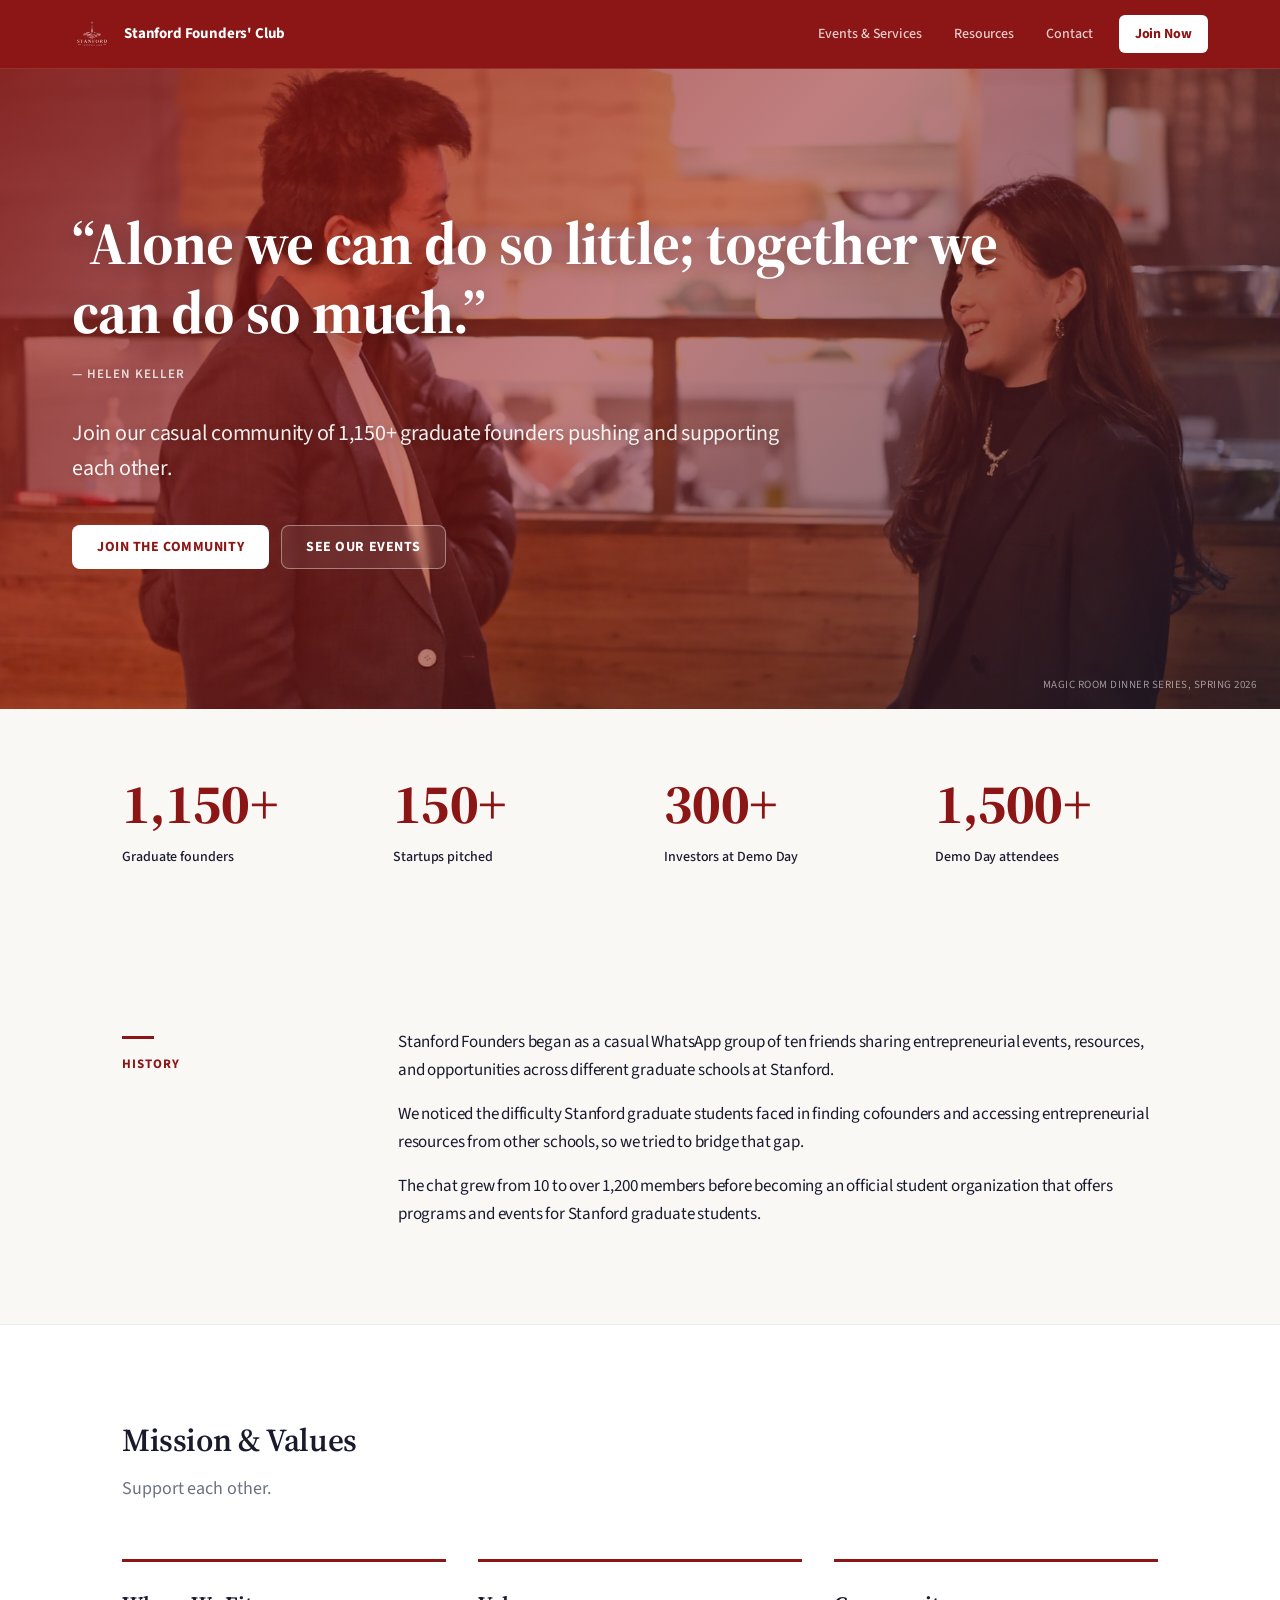
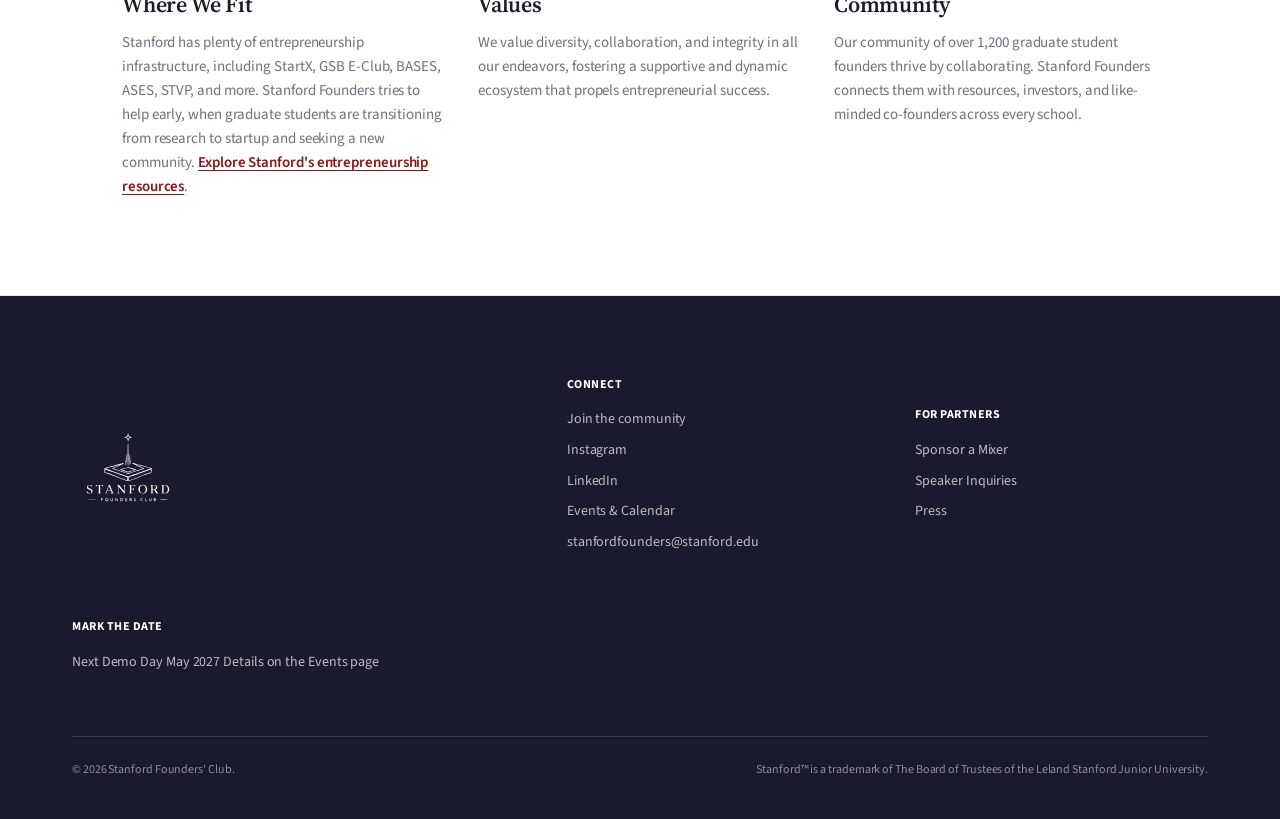
<file: index.html>
<!DOCTYPE html>
<html lang="en">
<head>
<meta charset="UTF-8">
<meta name="viewport" content="width=device-width, initial-scale=1.0">
<title>Stanford Founders | The graduate founder network at Stanford</title>
<meta name="description" content="Stanford Founders' Club is the graduate founder community at Stanford. 1,150+ members across seven schools, 150+ startups pitched, 300+ investors at Demo Day.">
<link rel="stylesheet" href="static/css/styles.css">
<script src="static/js/components.js" defer></script>
</head>
<body data-page="home">

<div id="header-placeholder"></div>

<header class="hero-photo">
  <div class="bg" style="background-image: url('images/events/networking-portrait.jpg');"></div>
  <div class="scrim"></div>
  <div class="wrap">
    <h1 class="quote">&ldquo;Alone we can do so little; together we can do so&nbsp;much.&rdquo;</h1>
    <div class="cite">&mdash; Helen Keller</div>
    <p class="lede">
      Join our casual community of 1,150+ graduate founders pushing and supporting each other.
    </p>
    <div class="actions">
      <a href="https://forms.gle/29HpRs3yAWa1Dg757" target="_blank" rel="noopener" class="btn on-photo">Join the community</a>
      <a href="events.html" class="btn on-photo-secondary">See our events</a>
    </div>
  </div>
  <div class="photo-credit">Magic Room dinner series, Spring 2026</div>
</header>

<section class="stats">
  <div class="wrap-narrow">
    <div class="stats-grid">
      <div class="stat">
        <div class="num">1,150+</div>
        <div class="label">Graduate founders</div>
      </div>
      <div class="stat">
        <div class="num">150+</div>
        <div class="label">Startups pitched</div>
      </div>
      <div class="stat">
        <div class="num">300+</div>
        <div class="label">Investors at Demo Day</div>
      </div>
      <div class="stat">
        <div class="num">1,500+</div>
        <div class="label">Demo Day attendees</div>
      </div>
    </div>
  </div>
</section>

<section class="body tinted">
  <div class="wrap-narrow">
    <div class="prose-grid">
      <div class="label">History</div>
      <div>
        <p>Stanford Founders began as a casual WhatsApp group of ten friends sharing entrepreneurial events, resources, and opportunities across different graduate schools at Stanford.</p>
        <p>We noticed the difficulty Stanford graduate students faced in finding cofounders and accessing entrepreneurial resources from other schools, so we tried to bridge that gap.</p>
        <p>The chat grew from 10 to over 1,200 members before becoming an official student organization that offers programs and events for Stanford graduate students.</p>
      </div>
    </div>
  </div>
</section>

<section class="body">
  <div class="wrap-narrow">
    <div class="section-header">
      <h2>Mission &amp; Values</h2>
      <p>Support each other.</p>
    </div>
    <div class="principles">
      <div class="principle">
        <h3>Where We Fit</h3>
        <p>Stanford has plenty of entrepreneurship infrastructure, including StartX, GSB E-Club, BASES, ASES, STVP, and more. Stanford Founders tries to help early, when graduate students are transitioning from research to startup and seeking a new community. <a href="resources.html">Explore Stanford's entrepreneurship resources</a>.</p>
      </div>
      <div class="principle">
        <h3>Values</h3>
        <p>We value diversity, collaboration, and integrity in all our endeavors, fostering a supportive and dynamic ecosystem that propels entrepreneurial success.</p>
      </div>
      <div class="principle">
        <h3>Community</h3>
        <p>Our community of over 1,200 graduate student founders thrive by collaborating. Stanford Founders connects them with resources, investors, and like-minded co-founders across every school.</p>
      </div>
    </div>
  </div>
</section>

<div id="footer-placeholder"></div>

</body>
</html>
</file>
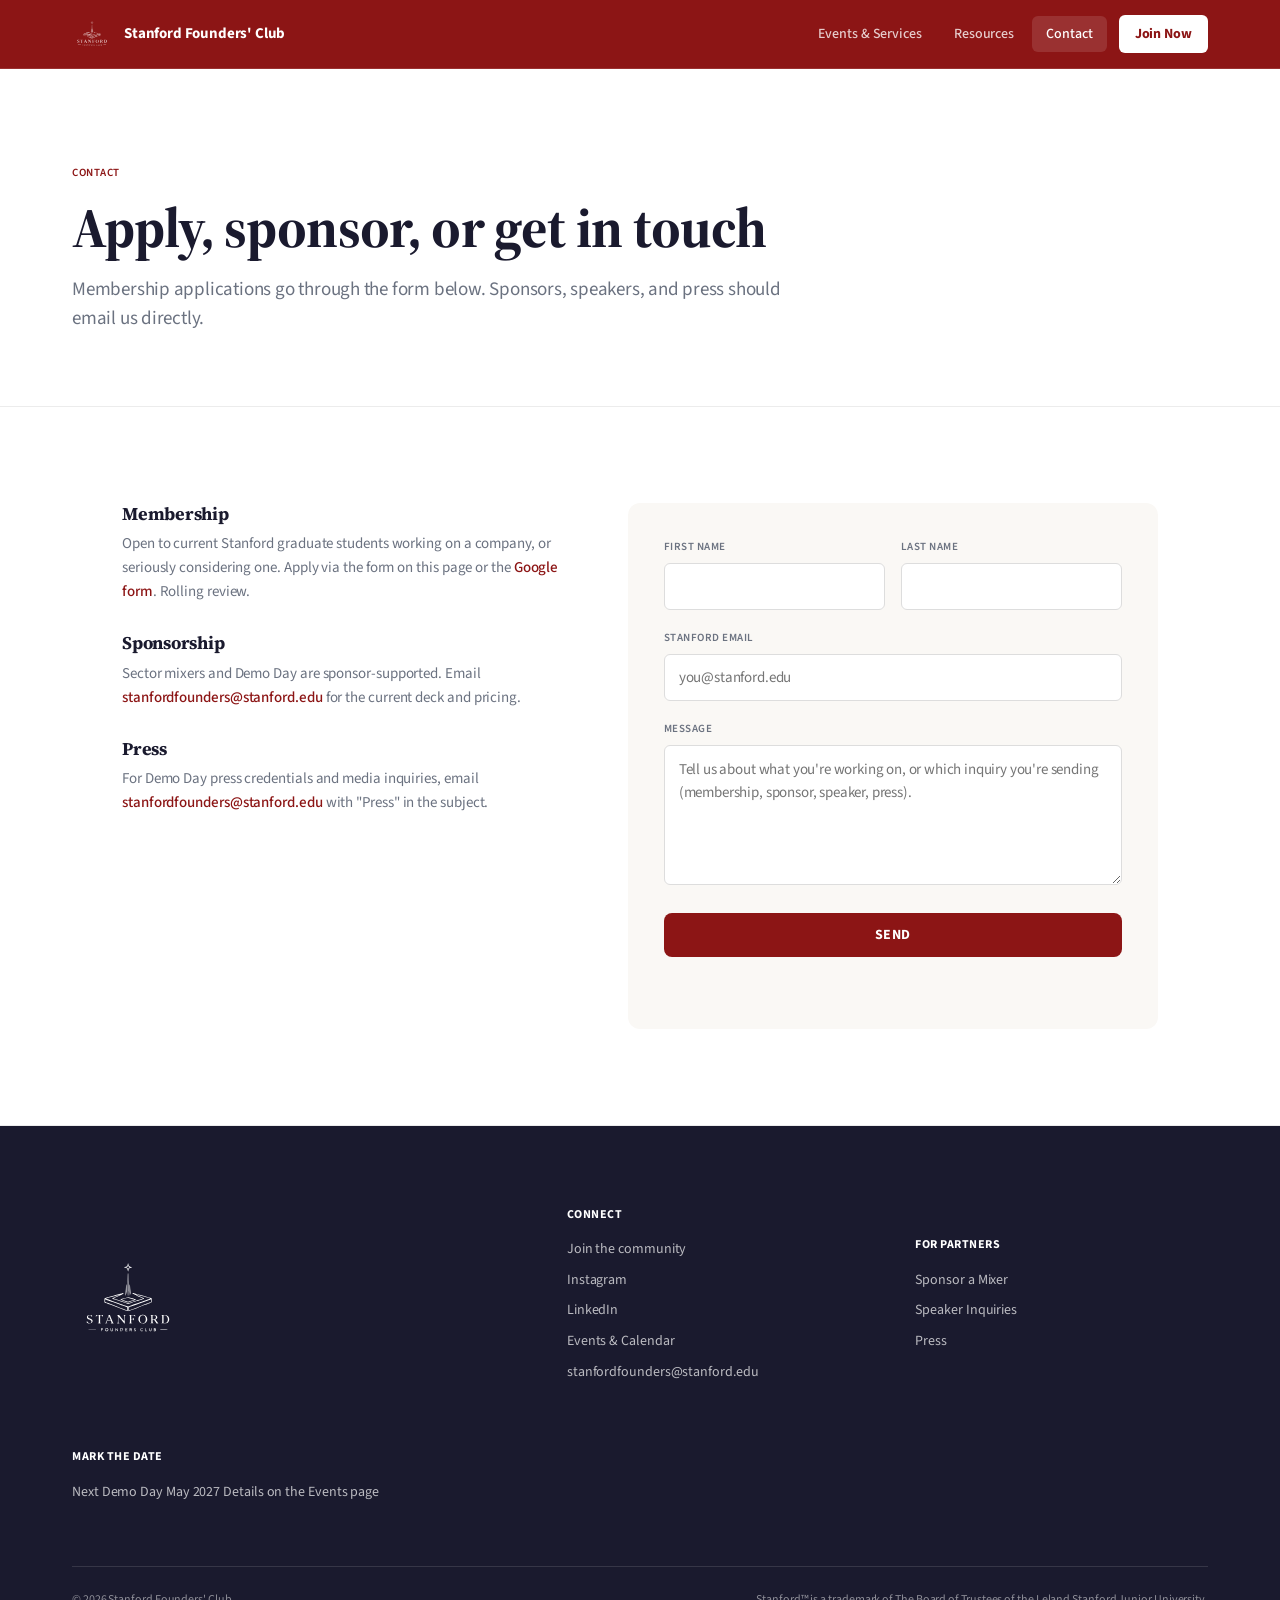
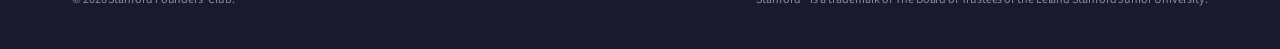
<file: contact.html>
<!DOCTYPE html>
<html lang="en">
<head>
<meta charset="UTF-8">
<meta name="viewport" content="width=device-width, initial-scale=1.0">
<title>Contact | Stanford Founders</title>
<meta name="description" content="Reach out to Stanford Founders. Membership applications, sponsor inquiries, speaker requests, press.">
<link rel="stylesheet" href="static/css/styles.css">
<script>
  // Apps Script web app endpoint owned by Advit Deepak (per Instructions.pdf,
  // section "Contact Form Integration"). Submissions append rows to the
  // shared "Contact Form Submissions" Sheet. To migrate, deploy a new
  // Apps Script web app and replace the URL below.
  window.SFS_FORM_ENDPOINT = 'https://script.google.com/macros/s/AKfycbwXJcHdKMc2tqan-EB0M_MIHWRmNrghI8qbAWoS2syckAGLValMl0Y8r60lF1bQ0efP/exec';
</script>
<script src="static/js/components.js" defer></script>
</head>
<body data-page="contact">

<div id="header-placeholder"></div>

<header class="page-hero light">
  <div class="wrap">
    <div class="eyebrow">Contact</div>
    <h1>Apply, sponsor, or get in touch</h1>
    <p>Membership applications go through the form below. Sponsors, speakers, and press should email us directly.</p>
  </div>
</header>

<section class="body">
  <div class="wrap-narrow">
    <div class="contact-grid">

      <div class="contact-info">
        <h3>Membership</h3>
        <p>Open to current Stanford graduate students working on a company,
          or seriously considering one. Apply via the form on this page or the
          <a href="https://forms.gle/29HpRs3yAWa1Dg757" target="_blank" rel="noopener">Google form</a>.
          Rolling review.</p>

        <h3>Sponsorship</h3>
        <p>Sector mixers and Demo Day are sponsor-supported. Email
          <a href="mailto:stanfordfounders@stanford.edu">stanfordfounders@stanford.edu</a>
          for the current deck and pricing.</p>

        <h3>Press</h3>
        <p>For Demo Day press credentials and media inquiries, email
          <a href="mailto:stanfordfounders@stanford.edu">stanfordfounders@stanford.edu</a>
          with "Press" in the subject.</p>
      </div>

      <form id="contact-form" class="contact-form" autocomplete="on">
        <div class="field-row">
          <div class="field">
            <label for="firstName">First name</label>
            <input id="firstName" name="firstName" type="text" required autocomplete="given-name">
          </div>
          <div class="field">
            <label for="lastName">Last name</label>
            <input id="lastName" name="lastName" type="text" required autocomplete="family-name">
          </div>
        </div>
        <div class="field">
          <label for="email">Stanford email</label>
          <input id="email" name="email" type="email" required autocomplete="email" placeholder="you@stanford.edu">
        </div>
        <div class="field">
          <label for="message">Message</label>
          <textarea id="message" name="message" required placeholder="Tell us about what you're working on, or which inquiry you're sending (membership, sponsor, speaker, press)."></textarea>
        </div>
        <button type="submit" class="btn primary full">Send</button>
        <div class="form-status" aria-live="polite"></div>
      </form>

    </div>
  </div>
</section>

<div id="footer-placeholder"></div>

</body>
</html>
</file>
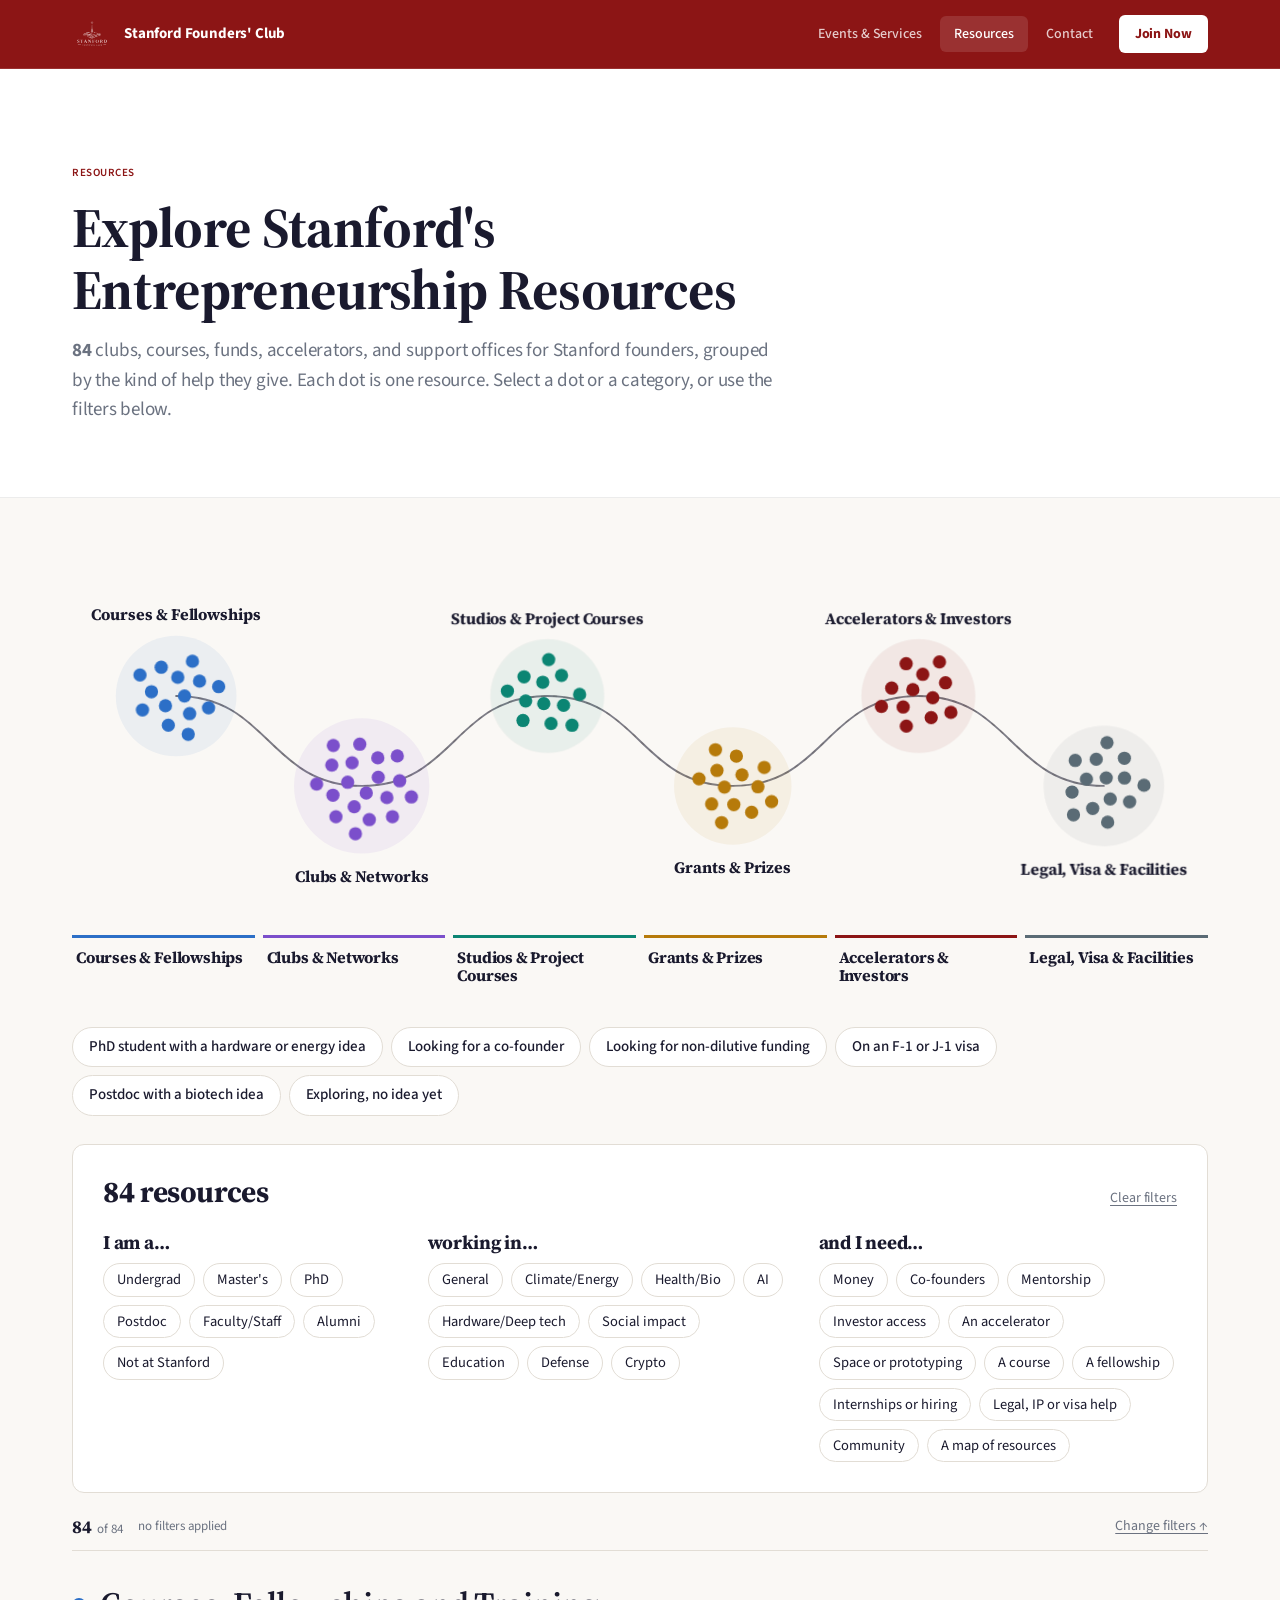
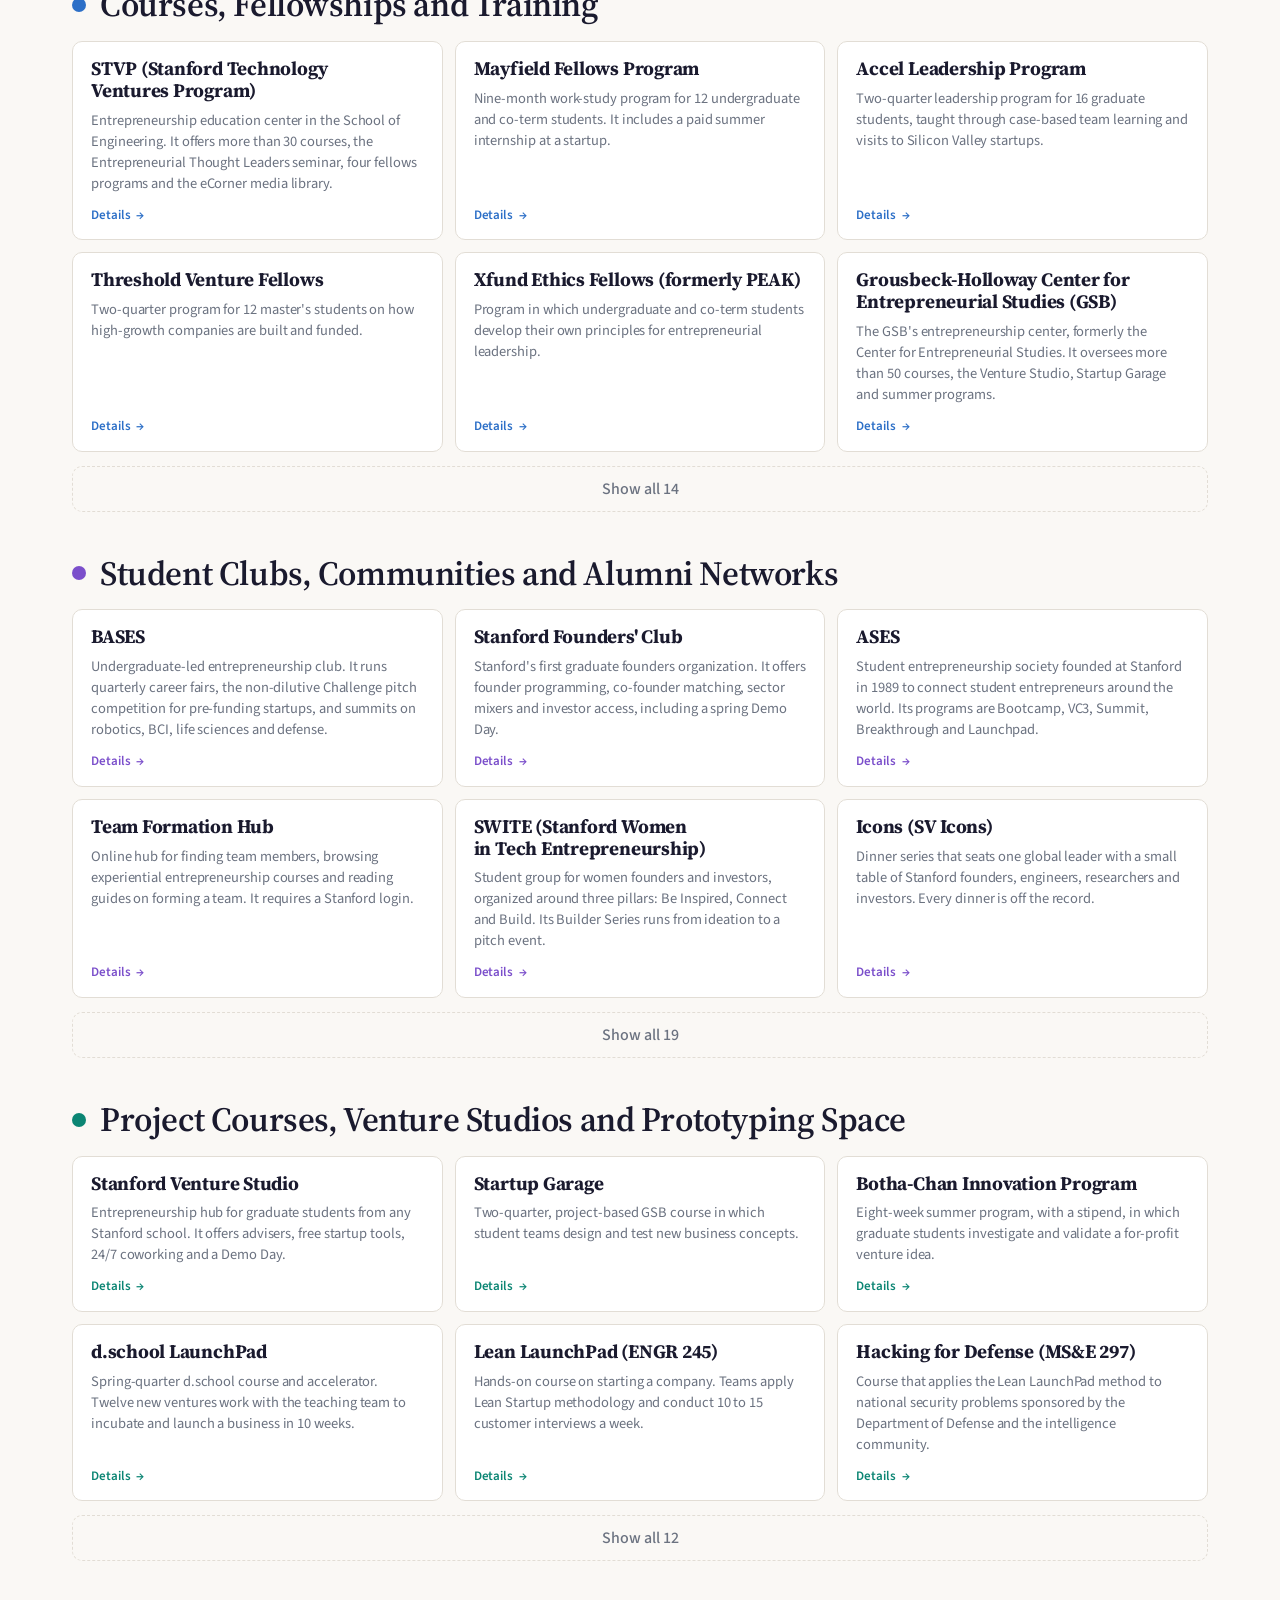
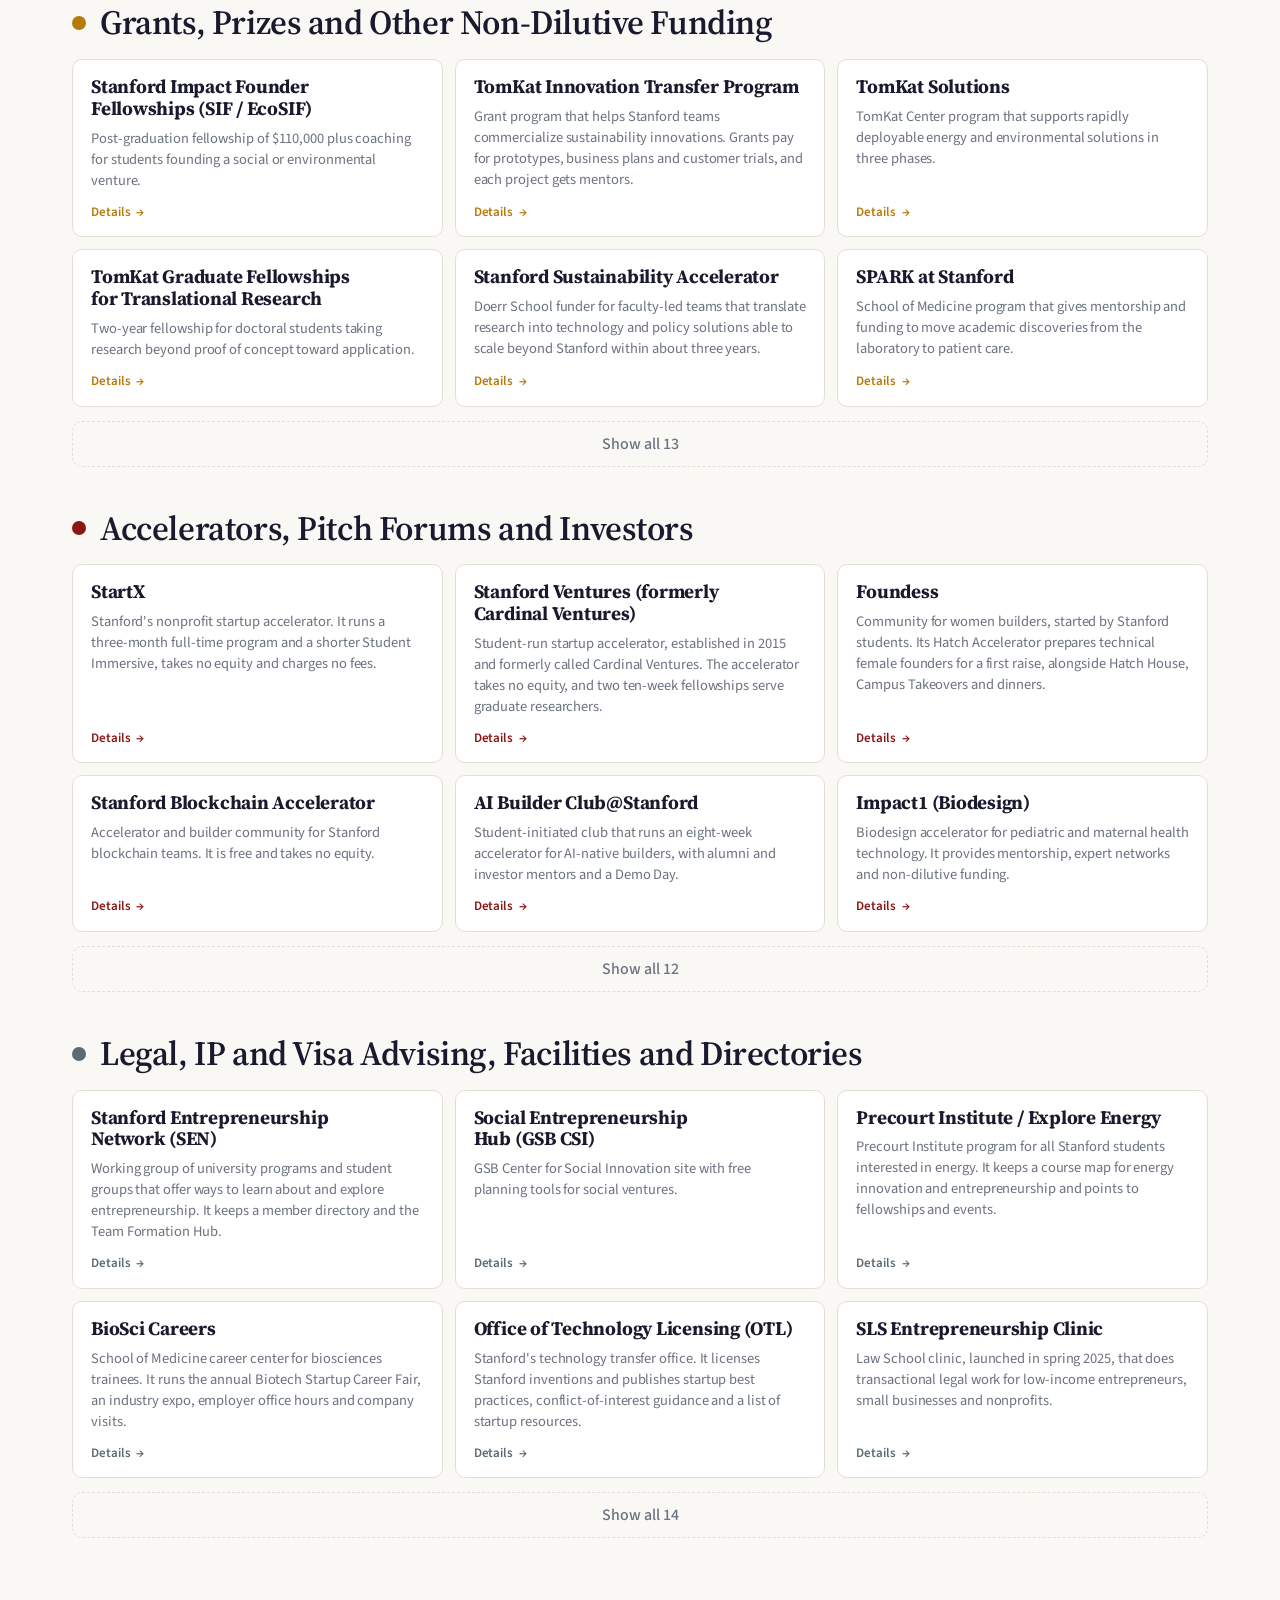
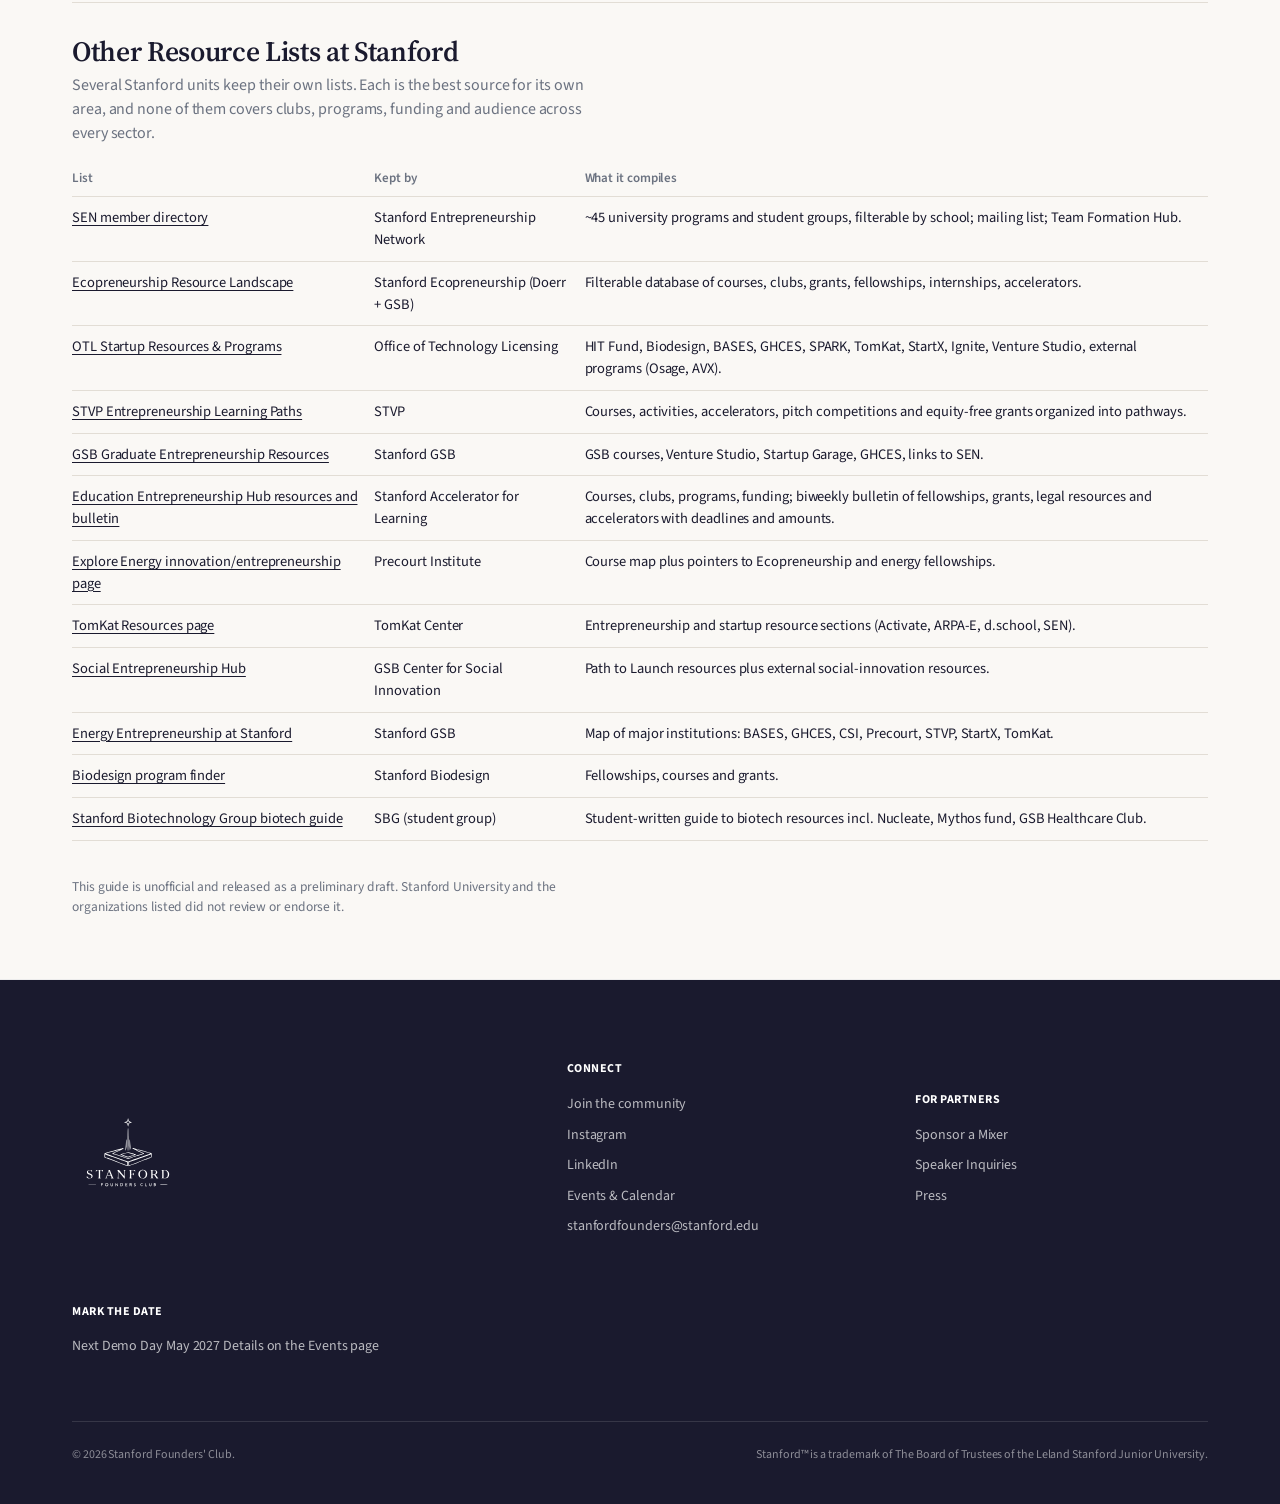
<file: resources.html>
<!DOCTYPE html>
<html lang="en">
<head>
<meta charset="UTF-8">
<meta name="viewport" content="width=device-width, initial-scale=1.0">
<title>Resources | Stanford Founders</title>
<meta name="description" content="Explore Stanford's entrepreneurship resources: clubs, courses, funds, accelerators, and support offices for Stanford founders, grouped by the kind of help they give.">
<link rel="stylesheet" href="static/css/styles.css">
<link rel="stylesheet" href="static/css/atlas.css">
<script src="static/js/components.js" defer></script>
</head>
<body data-page="resources">

<div id="header-placeholder"></div>

<header class="page-hero light">
  <div class="wrap">
    <div class="eyebrow">Resources</div>
    <h1>Explore Stanford's Entrepreneurship Resources</h1>
    <p><strong id="total">90</strong> clubs, courses, funds, accelerators, and support offices for Stanford founders, grouped by the kind of help they give. Each dot is one resource. Select a dot or a category, or use the filters below.</p>
  </div>
</header>

<section class="body tight tinted">
  <div class="wrap">
<div class="atlas-app">

  <section class="map" id="map" aria-label="Map of resources by category">
    <svg id="svg" role="img" aria-label="Six clusters of dots, one per category of resource, joined by a line"></svg>
    <div class="tip" id="tip"></div>
  </section>
  <nav class="legend" id="legend" aria-label="Jump to a category"></nav>

  <section class="sit" aria-label="Quick starts">
    <div class="sit-row" id="presets"></div>
  </section>

  <section class="panel" id="panel" aria-label="Filters">
    <div class="panel-top"><h2><b id="count">90</b> <span id="count-word">resources</span></h2><button class="clear" id="clear" type="button">Clear filters</button></div>
    <div class="groups">
      <div class="fgroup"><h3>I am a…</h3><div class="chips" id="f-audience"></div></div>
      <div class="fgroup"><h3>working in…</h3><div class="chips" id="f-sectors"></div></div>
      <div class="fgroup"><h3>and I need…</h3><div class="chips" id="f-needs"></div></div>
    </div>
  </section>
  <div class="strip" id="strip" aria-live="polite"></div>

  <main id="stages"></main>

  <section class="lists">
    <h2>Other Resource Lists at Stanford</h2>
    <p class="sub">Several Stanford units keep their own lists. Each is the best source for its own area, and none of them covers clubs, programs, funding and audience across every sector.</p>
    <div class="scroll"><table id="lists"><thead><tr><th>List</th><th>Kept by</th><th>What it compiles</th></tr></thead><tbody></tbody></table></div>
  </section>

  <footer class="foot">
    <p>This guide is unofficial and released as a preliminary draft. Stanford University and the organizations listed did not review or endorse it.</p>
  </footer>

<div class="scrim" id="scrim"></div>
<aside class="drawer" id="drawer" role="dialog" aria-modal="true" aria-labelledby="d-title" data-s="1">
  <div class="drawer-top"><span></span><button class="x" id="d-close" type="button" aria-label="Close details">×</button></div>
  <div class="drawer-body" id="d-body"></div>
</aside>
</div>
  </div>
</section>

<div id="footer-placeholder"></div>

<script src="static/js/atlas.js"></script>
</body>
</html>
</file>
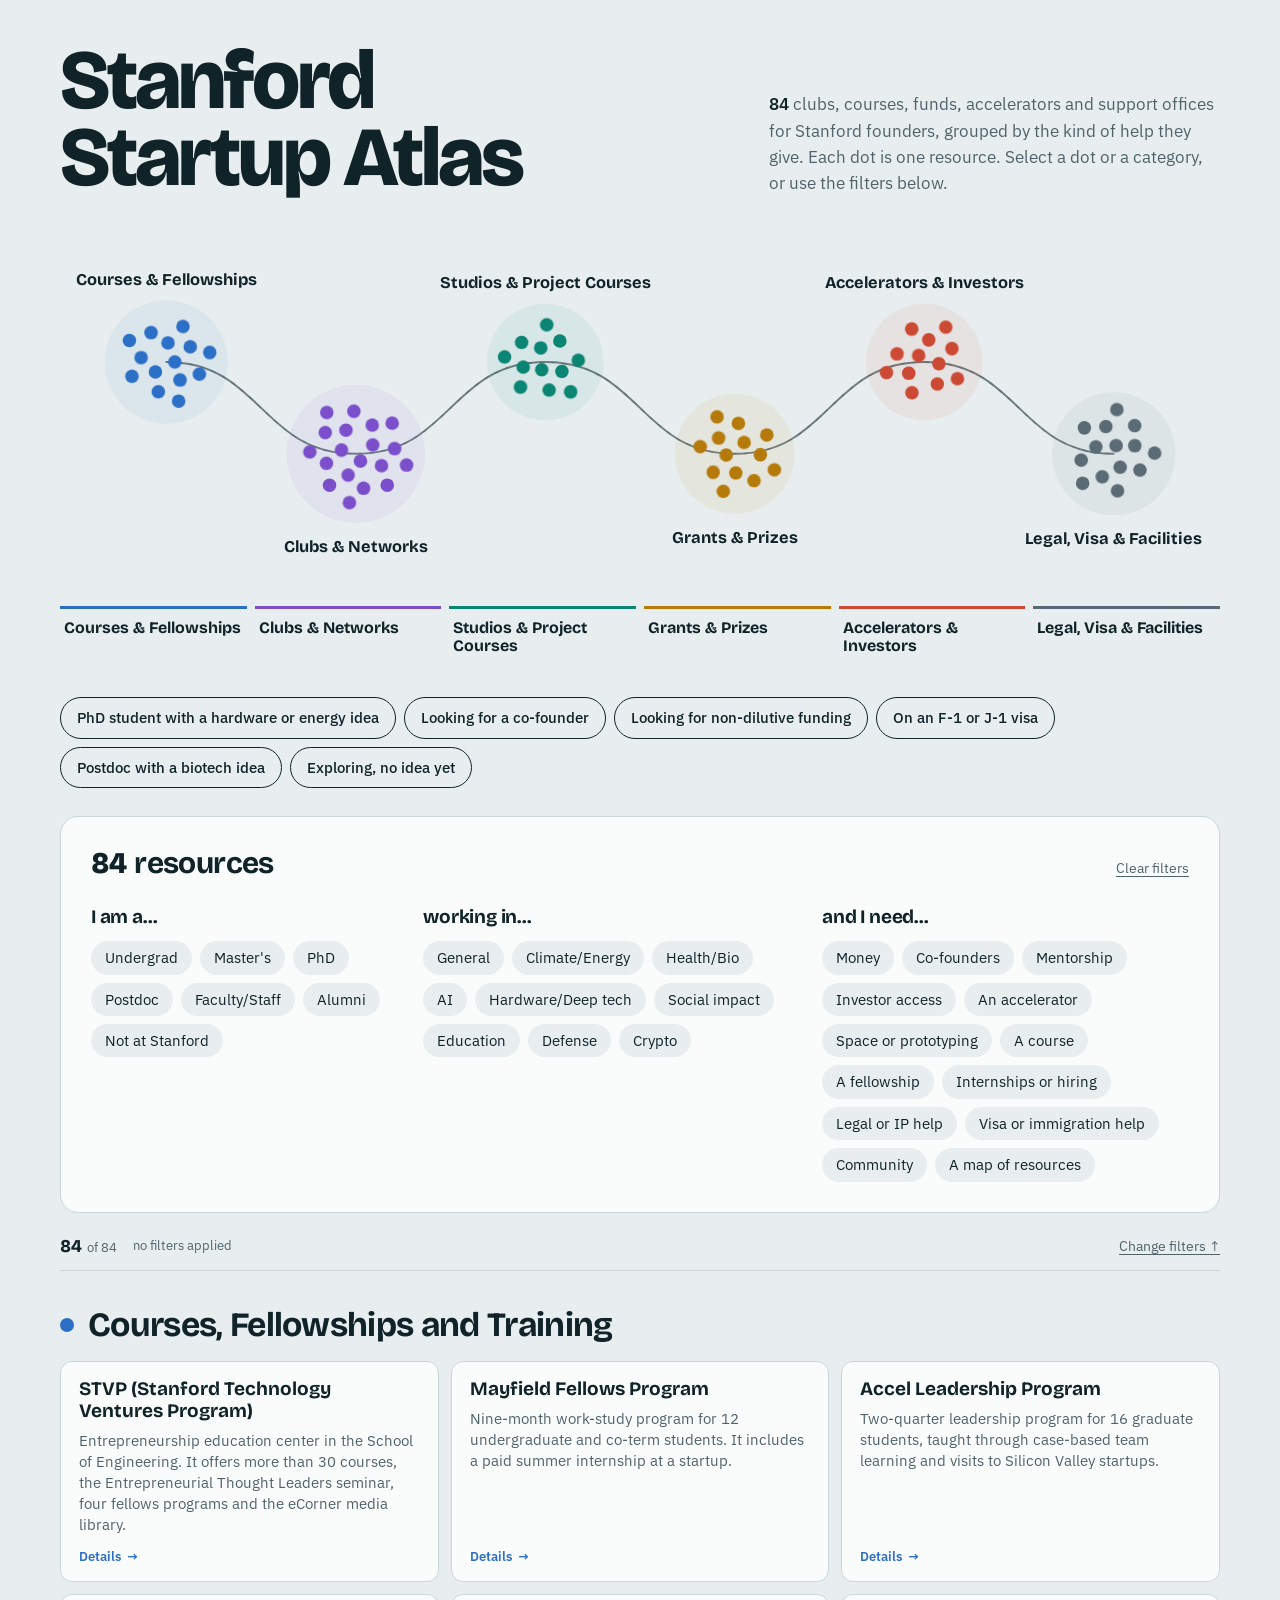
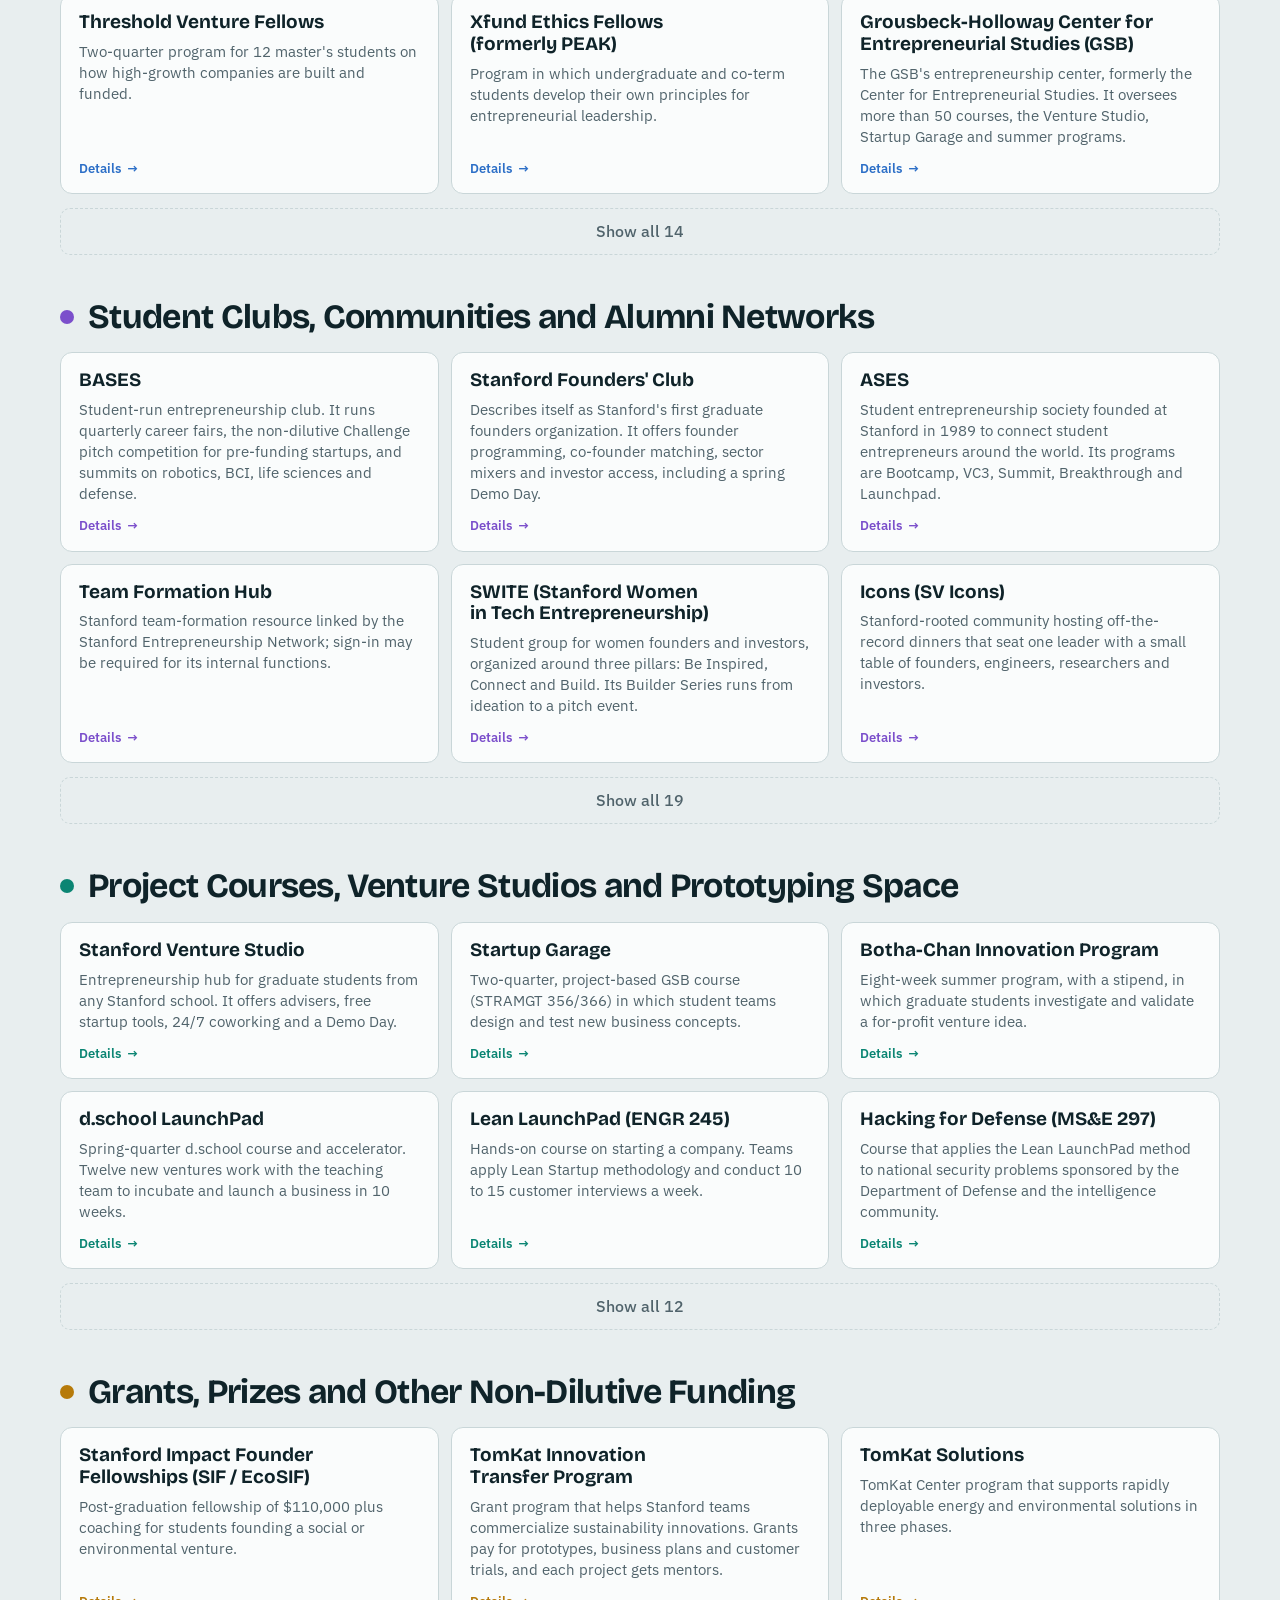
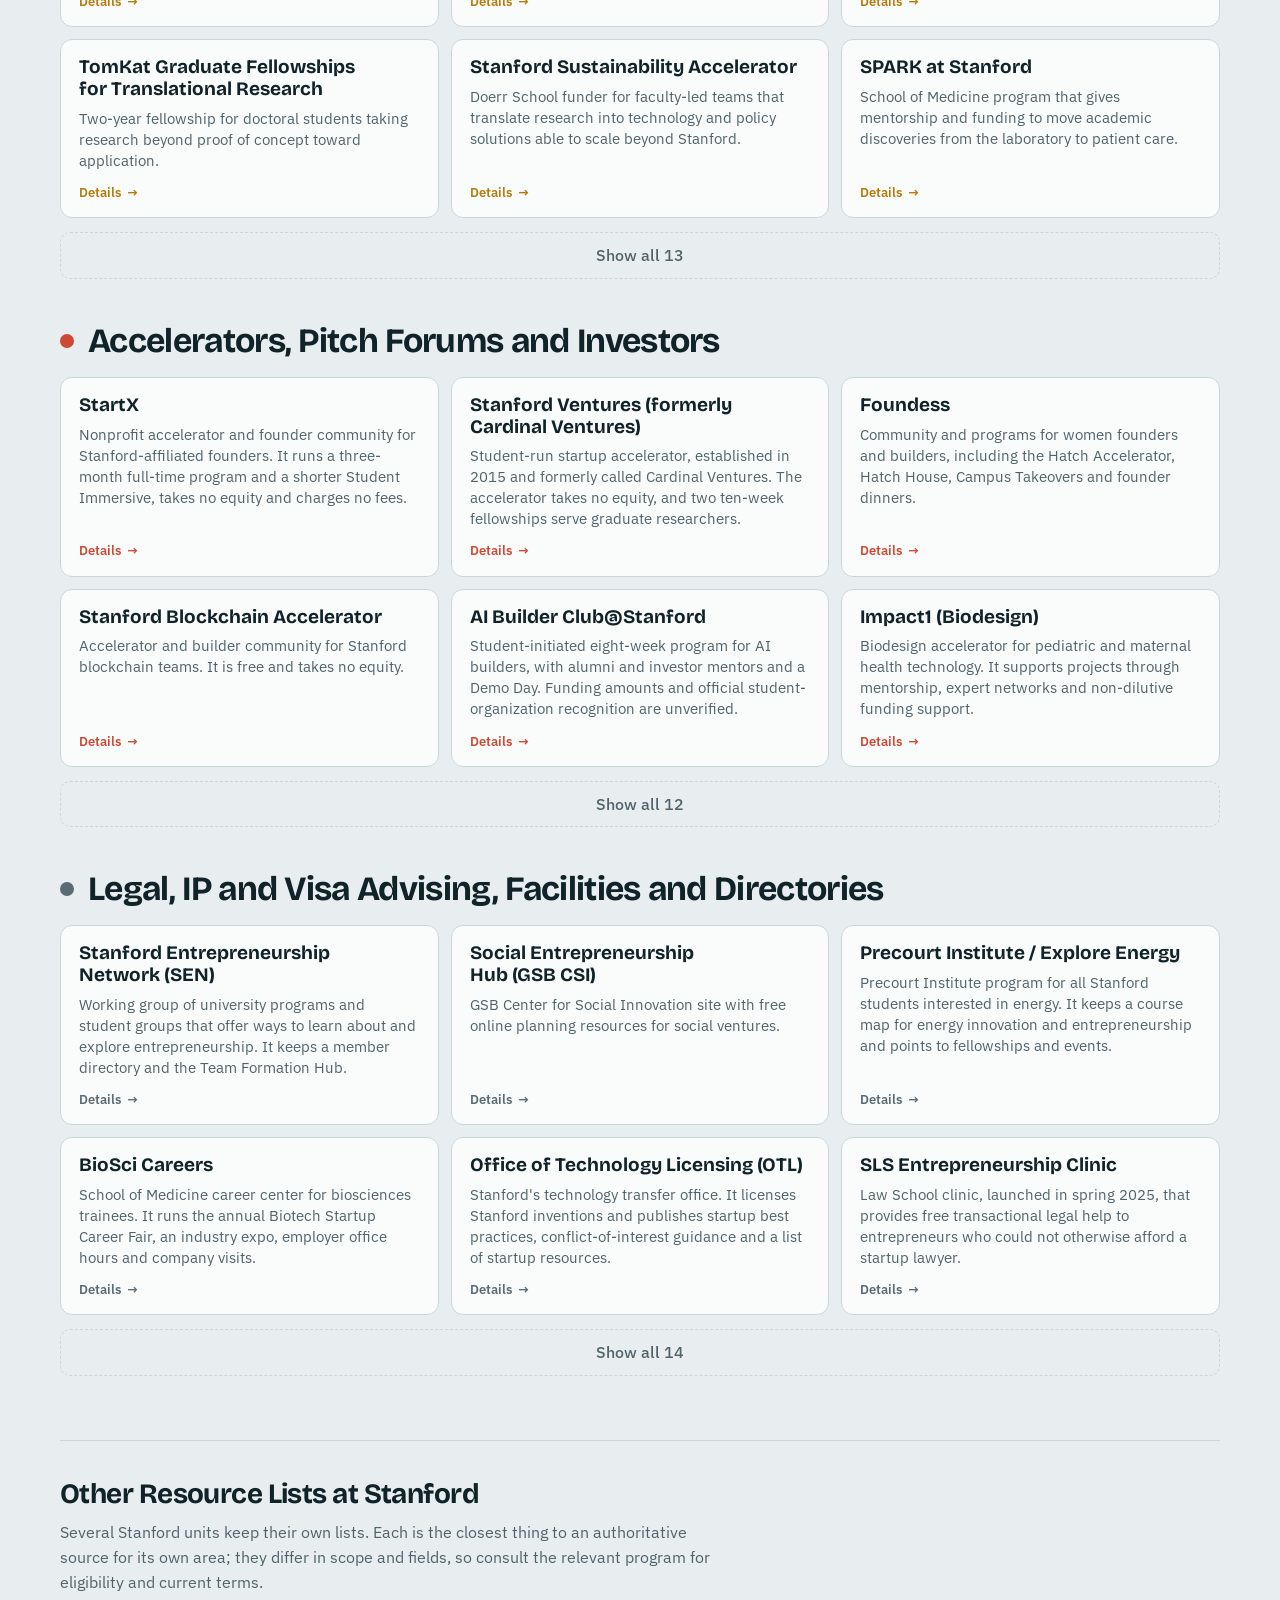
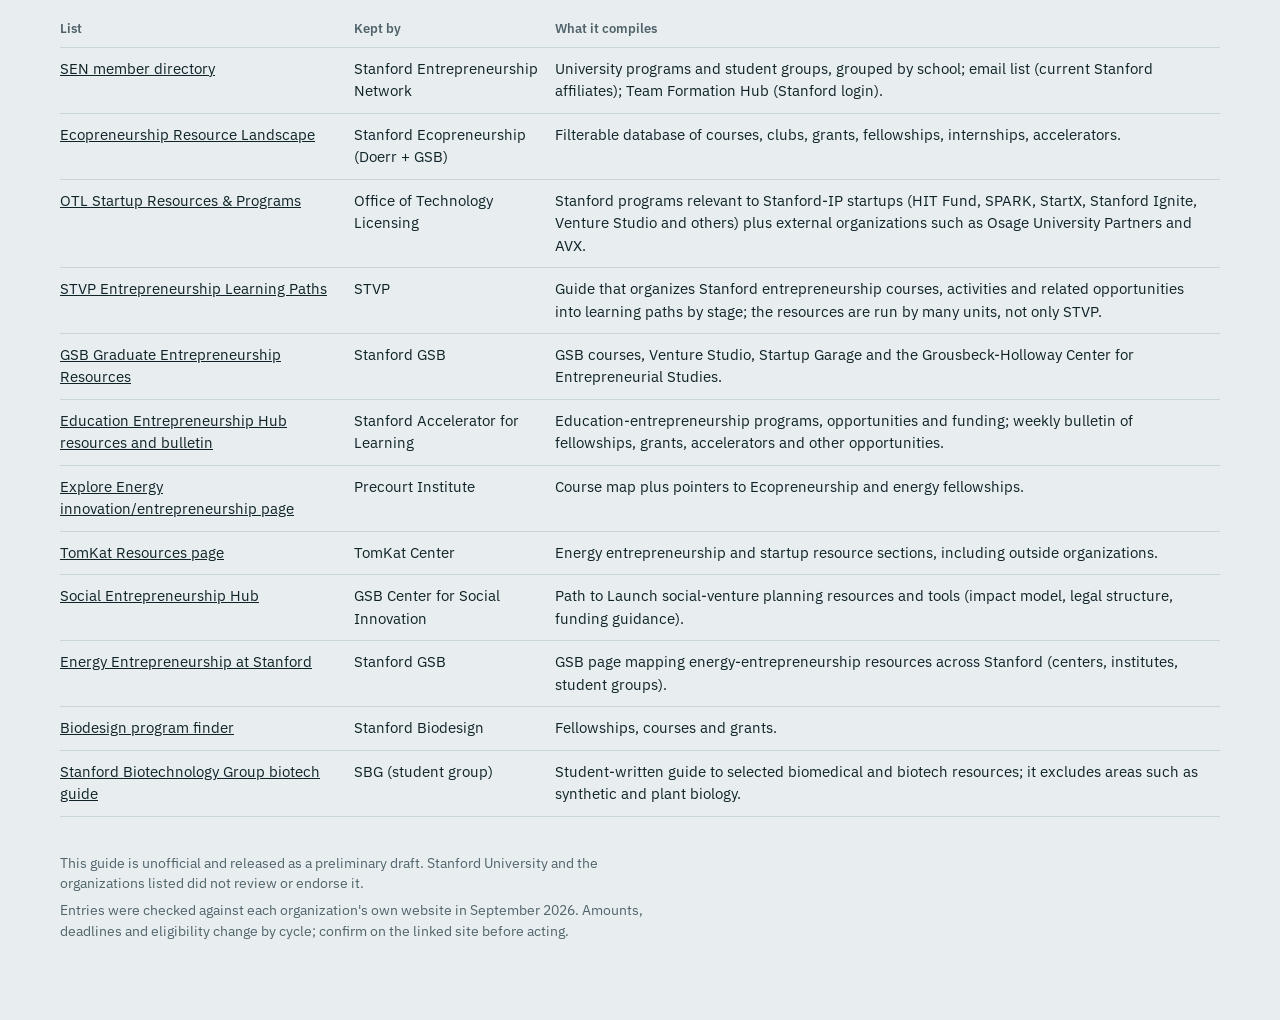
<file: startup-atlas.html>
<!DOCTYPE html>
<html lang="en">
<head>
<meta charset="UTF-8">
<meta name="viewport" content="width=device-width, initial-scale=1.0">
<meta name="description" content="Unofficial map of clubs, courses, funds, accelerators and support offices for Stanford founders, grouped by the kind of help they give.">
<title>Stanford Startup Atlas</title>
<link rel="stylesheet" href="https://fonts.googleapis.com/css2?family=Bricolage+Grotesque:opsz,wght@12..96,500;12..96,700;12..96,800&family=IBM+Plex+Sans:ital,wght@0,400;0,500;0,600;1,400&display=swap">
<style>
:root{
  --ground:#E8EEEF; --surface:#FAFCFC; --sunk:#DCE5E6; --ink:#0F2329; --muted:#50636B; --line:#C9D6D8;
  --accent:#0F2329; --accent-ink:#FAFCFC;
  --money:#7A5200; --money-soft:#F8EBC8; --warn:#7A3E6B;
  --s1:#2C6FC7; --s2:#7B4FCB; --s3:#0B8573; --s4:#B67A0A; --s5:#CC4A34; --s6:#5A6B75;
  --display:"Bricolage Grotesque","Avenir Next","Segoe UI",sans-serif;
  --body:"IBM Plex Sans","Segoe UI",system-ui,sans-serif;
  --mono:"IBM Plex Mono",ui-monospace,Consolas,monospace;
  --ease:cubic-bezier(.2,.7,.2,1);
}
@media (prefers-color-scheme: dark){
  :root:not([data-theme="light"]){
    --ground:#0B1518; --surface:#132126; --sunk:#070E10; --ink:#E4EEF0; --muted:#8FA4AB; --line:#25373D;
    --accent:#E4EEF0; --accent-ink:#0B1518;
    --money:#F0C36A; --money-soft:#32280E; --warn:#E0A6CF;
    --s1:#6AA9F0; --s2:#B197F0; --s3:#4CC9B4; --s4:#E8B652; --s5:#F08570; --s6:#9DB0BA;
  }
}
:root[data-theme="dark"]{
  --ground:#0B1518; --surface:#132126; --sunk:#070E10; --ink:#E4EEF0; --muted:#8FA4AB; --line:#25373D;
  --accent:#E4EEF0; --accent-ink:#0B1518;
  --money:#F0C36A; --money-soft:#32280E; --warn:#E0A6CF;
  --s1:#6AA9F0; --s2:#B197F0; --s3:#4CC9B4; --s4:#E8B652; --s5:#F08570; --s6:#9DB0BA;
}
*{box-sizing:border-box}
body{background:var(--ground);color:var(--ink);font-family:var(--body);font-size:16px;line-height:1.55;margin:0}
.wrap{max-width:1240px;margin:0 auto;padding-inline:clamp(16px,4vw,40px);padding-block:32px 72px}
button,input,select{font:inherit;color:inherit}
a{color:inherit}
:focus-visible{outline:2px solid var(--s1);outline-offset:2px}
.mono{font-family:var(--mono);font-size:12px;letter-spacing:.08em;text-transform:uppercase;color:var(--muted)}
[data-s="1"]{--sc:var(--s1)}[data-s="2"]{--sc:var(--s2)}[data-s="3"]{--sc:var(--s3)}[data-s="4"]{--sc:var(--s4)}[data-s="5"]{--sc:var(--s5)}[data-s="6"]{--sc:var(--s6)}

/* ---------- masthead ---------- */
.mast{display:grid;grid-template-columns:minmax(0,1.5fr) minmax(0,1fr);gap:32px;align-items:end;margin-bottom:20px}
h1{font-family:var(--display);font-weight:800;font-size:clamp(40px,7vw,84px);line-height:.92;letter-spacing:-.035em;margin:10px 0 0;text-wrap:balance}
h1 span{display:inline-block}
.lede{max-width:46ch;color:var(--muted);margin:0;font-size:17px}
.lede b{color:var(--ink);font-weight:600}

/* ---------- map ---------- */
.map{position:relative;margin-bottom:12px}
.map svg{display:block;width:100%;height:auto;overflow:visible}
.route{fill:none;stroke:var(--line);stroke-width:2;stroke-dasharray:3 9;stroke-linecap:round}
.route-draw{fill:none;stroke:var(--ink);stroke-width:2;stroke-linecap:round;opacity:.55}
.terr{fill:var(--sc);opacity:.07;transition:opacity .4s}
.terr-label{font-family:var(--display);font-weight:700;font-size:17px;fill:var(--ink)}
svg.narrow .terr-label{font-size:13px}
.terr-num{font-family:var(--mono);font-size:12px;fill:var(--sc);letter-spacing:.08em}
.dot{fill:var(--sc);cursor:pointer;transform-box:fill-box;transform-origin:center;transition:opacity .45s var(--ease),r .25s var(--ease)}
.dot.off{opacity:.13}
.dot:hover,.dot.hot{r:11}
svg.hl .dot:not(.inhl){opacity:.13}
svg.hl .terr.inhl{opacity:.16}
.tip{position:absolute;pointer-events:none;background:var(--ink);color:var(--ground);padding:7px 11px;border-radius:7px;font-size:13px;line-height:1.3;max-width:260px;transform:translate(-50%,calc(-100% - 14px));opacity:0;transition:opacity .15s;z-index:3}
.tip.on{opacity:1}
.tip small{display:block;font-family:var(--mono);font-size:10.5px;letter-spacing:.06em;text-transform:uppercase;opacity:.7}
.legend{display:grid;grid-template-columns:repeat(6,minmax(0,1fr));gap:8px;margin-bottom:36px}
.leg{all:unset;box-sizing:border-box;cursor:pointer;border-top:3px solid var(--sc);padding:10px 4px 6px;display:flex;flex-direction:column;gap:2px;transition:transform .25s var(--ease)}
.leg:hover{transform:translateY(-3px)}
.leg:focus-visible{outline:2px solid var(--s1);outline-offset:2px}
.leg .nm{font-family:var(--display);font-weight:700;font-size:16px;line-height:1.15}
.leg .ct{font-family:var(--mono);font-size:12px;color:var(--muted);font-variant-numeric:tabular-nums}

/* ---------- situations ---------- */
.sit{display:flex;flex-direction:column;gap:10px;margin-bottom:28px}
.sit-row{display:flex;gap:8px;flex-wrap:wrap}
.preset{background:transparent;border:1px solid var(--ink);border-radius:999px;padding:8px 16px;cursor:pointer;font-weight:500;font-size:15px;transition:background-color .2s,color .2s,transform .2s var(--ease)}
.preset:hover{background:var(--ink);color:var(--ground);transform:translateY(-2px)}

/* ---------- filter panel ---------- */
.panel{background:var(--surface);border:1px solid var(--line);border-radius:18px;padding:clamp(18px,3vw,30px);margin-bottom:10px;scroll-margin-top:16px;display:flex;flex-direction:column;gap:22px}
.panel-top{display:flex;justify-content:space-between;align-items:baseline;gap:16px;flex-wrap:wrap}
.panel-top h2{font-family:var(--display);font-weight:700;font-size:clamp(22px,2.6vw,30px);letter-spacing:-.02em;margin:0;line-height:1.1}
.panel-top h2 b{font-weight:800;font-variant-numeric:tabular-nums}
.groups{display:grid;grid-template-columns:minmax(0,.9fr) minmax(0,1.1fr) minmax(0,1.1fr);gap:24px 32px}
.fgroup{display:flex;flex-direction:column;gap:10px;min-width:0}
.fgroup h3{font-family:var(--display);font-weight:700;font-size:19px;margin:0;letter-spacing:-.01em}
.fgroup h3 em{font-style:normal;font-family:var(--mono);font-size:11px;font-weight:400;letter-spacing:.08em;text-transform:uppercase;color:var(--muted);margin-left:8px}
.chips{display:flex;flex-wrap:wrap;gap:8px}
.chip{background:var(--ground);border:1px solid transparent;border-radius:999px;padding:7px 13px;font-size:14.5px;line-height:1.2;cursor:pointer;display:inline-flex;align-items:baseline;gap:7px;transition:background-color .18s,border-color .18s,color .18s,transform .18s var(--ease),opacity .25s}
.chip .n{font-family:var(--mono);font-size:11px;color:var(--muted);font-variant-numeric:tabular-nums;transition:color .18s}
.chip:hover{border-color:var(--ink);transform:translateY(-1px)}
.chip:active{transform:scale(.96)}
.chip[aria-pressed="true"]{background:var(--ink);color:var(--ground)}
.chip[aria-pressed="true"] .n{color:var(--ground);opacity:.7}
.chip.zero{opacity:.38}
.clear{all:unset;cursor:pointer;font-size:14px;color:var(--muted);text-decoration:underline;text-underline-offset:3px}
.clear:hover{color:var(--ink)}
.clear:focus-visible{outline:2px solid var(--s1)}
.strip{position:sticky;top:env(safe-area-inset-top,0px);z-index:5;background:var(--ground);border-bottom:1px solid var(--line);padding-block:10px;display:flex;align-items:center;gap:8px 12px;flex-wrap:wrap;min-height:48px}
.strip .ct{font-family:var(--display);font-weight:700;font-size:18px;font-variant-numeric:tabular-nums;margin-right:4px}
.strip .ct small{font-family:var(--body);font-weight:400;font-size:13px;color:var(--muted);margin-left:5px}
.tok{all:unset;cursor:pointer;font-size:13px;padding:3px 10px;border-radius:999px;background:var(--ink);color:var(--ground);display:inline-flex;gap:6px;align-items:center}
.tok:focus-visible{outline:2px solid var(--s1);outline-offset:2px}
.tok::after{content:"\00d7";opacity:.7}
.strip .hint{font-size:13px;color:var(--muted)}
.strip .edit{margin-left:auto}

/* ---------- stages ---------- */
.stage{padding-block:36px 8px;scroll-margin-top:72px}
.stage-head{display:flex;gap:14px;align-items:center;margin-bottom:18px}
.stage-num{font-family:var(--display);font-weight:800;font-size:clamp(44px,6vw,72px);line-height:.8;color:var(--sc);letter-spacing:-.04em;font-variant-numeric:tabular-nums}
.stage-mark{width:14px;height:14px;border-radius:50%;background:var(--sc);flex:none}
.stage h2{font-family:var(--display);font-weight:700;font-size:clamp(24px,3vw,34px);line-height:1.05;margin:0;letter-spacing:-.02em}
.stage-head p{grid-column:2;margin:0;color:var(--muted);max-width:62ch}
.stage-ct{font-family:var(--mono);font-size:13px;color:var(--muted)}
.grid{display:grid;grid-template-columns:repeat(auto-fill,minmax(min(100%,300px),1fr));gap:12px}
.card{all:unset;box-sizing:border-box;cursor:pointer;background:var(--surface);border:1px solid var(--line);border-radius:12px;padding:16px 18px 14px;display:flex;flex-direction:column;gap:8px;position:relative;transition:transform .25s var(--ease),border-color .2s,box-shadow .25s}
.card:hover{transform:translateY(-3px);border-color:var(--sc);box-shadow:0 10px 24px -14px var(--sc)}
.card:focus-visible{outline:2px solid var(--s1);outline-offset:2px}
.kind{display:flex;align-items:center;gap:7px;font-family:var(--mono);font-size:11px;letter-spacing:.06em;text-transform:uppercase;color:var(--muted)}
.kind i{width:8px;height:8px;border-radius:50%;background:var(--sc);flex:none}
.kind .flag{margin-left:auto;color:var(--warn)}
.card h3{font-family:var(--display);font-weight:700;font-size:19px;line-height:1.15;margin:0;text-wrap:balance}
.card p{margin:0;color:var(--muted);font-size:14.5px;line-height:1.45}
.money{font-family:var(--mono);font-size:12px;line-height:1.4;background:var(--money-soft);color:var(--money);padding:4px 8px;border-radius:5px;align-self:flex-start}
.card .go{margin-top:auto;padding-top:4px;font-size:13px;font-weight:600;color:var(--sc);display:flex;gap:6px;align-items:center}
.card .go::after{content:"→";transition:transform .25s var(--ease)}
.card:hover .go::after{transform:translateX(4px)}
.morebtn{margin-top:14px;background:transparent;border:1px dashed var(--line);border-radius:10px;padding:10px 16px;width:100%;cursor:pointer;color:var(--muted);font-weight:500;transition:border-color .2s,color .2s}
.morebtn:hover{border-color:var(--sc);color:var(--ink)}
.none{color:var(--muted);font-style:italic;margin:0;padding:4px 0 8px}

/* ---------- drawer ---------- */
.scrim{position:fixed;inset:0;background:#02080A;opacity:0;pointer-events:none;transition:opacity .3s;z-index:9}
.scrim.on{opacity:.45;pointer-events:auto}
.drawer{position:fixed;top:0;right:0;bottom:0;width:min(560px,100%);background:var(--surface);z-index:10;transform:translateX(104%);transition:transform .42s var(--ease),visibility 0s .42s;display:flex;flex-direction:column;border-left:4px solid var(--sc);padding-top:env(safe-area-inset-top,0px);padding-bottom:env(safe-area-inset-bottom,0px);visibility:hidden}
.drawer.on{transform:none;visibility:visible;transition:transform .42s var(--ease),visibility 0s}
.drawer-top{display:flex;justify-content:space-between;align-items:center;padding:16px 24px 0}
.x{all:unset;cursor:pointer;width:36px;height:36px;border-radius:50%;display:grid;place-items:center;font-size:20px;border:1px solid var(--line)}
.x:hover{background:var(--sunk)}
.x:focus-visible{outline:2px solid var(--s1)}
.drawer-body{overflow-y:auto;padding:12px 24px 28px;display:flex;flex-direction:column;gap:20px}
.drawer h2{font-family:var(--display);font-weight:800;font-size:32px;line-height:1.02;letter-spacing:-.025em;margin:0;text-wrap:balance}
.drawer .sum{font-size:17px;margin:0}
.drawer dl{margin:0;display:flex;flex-direction:column;gap:18px}
.drawer dt{font-family:var(--display);font-weight:700;font-size:16px;color:var(--ink);margin-bottom:4px}
.drawer dd{margin:0}
.drawer.on .drawer-body>*{animation:rise .5s var(--ease) both;animation-delay:calc(var(--k,0)*55ms + 120ms)}
.drawer dd p{margin:0 0 10px}
.drawer dd p:last-child{margin-bottom:0}
.svc{margin:0;padding:0;list-style:none;display:flex;flex-direction:column;gap:10px}
.svc li{position:relative;padding-left:16px}
.svc li::before{content:"";position:absolute;left:0;top:.62em;width:6px;height:6px;border-radius:50%;background:var(--sc)}
.svc .lab{display:block;font-weight:600}
.tags{display:flex;flex-wrap:wrap;gap:5px;margin-top:8px}
.tag{font-size:12.5px;padding:2px 8px;border-radius:4px;background:var(--sunk);color:var(--muted)}
.visit{display:inline-flex;gap:8px;align-items:center;background:var(--ink);color:var(--ground);text-decoration:none;padding:11px 18px;border-radius:999px;font-weight:600;align-self:flex-start}
.atlas{border-left:3px solid var(--sc);padding:2px 0 2px 14px;margin:0;font-size:15px}
.atlas b{display:block;font-family:var(--mono);font-size:11px;font-weight:500;letter-spacing:.08em;text-transform:uppercase;color:var(--muted);margin-bottom:2px}
.jump{display:flex;flex-direction:column;gap:8px}
.jump b{font-family:var(--mono);font-size:11px;font-weight:500;letter-spacing:.08em;text-transform:uppercase;color:var(--sc)}
.jump div{display:flex;flex-wrap:wrap;gap:8px}
.jump a{font-size:14px;text-decoration:none;border:1px solid var(--line);border-radius:999px;padding:6px 13px;transition:border-color .18s,transform .18s var(--ease)}
.jump a:hover{border-color:var(--sc);transform:translateY(-1px)}
.jump a::after{content:" \2197";color:var(--sc)}
.srcline{font-family:var(--mono);font-size:12px;color:var(--muted);word-break:break-all;margin:0}
.basis{font-size:13.5px;color:var(--muted)}
.basis.warn{color:var(--warn)}

/* ---------- lists + foot ---------- */
.lists{margin-top:56px;border-top:1px solid var(--line);padding-top:32px}
.lists h2{font-family:var(--display);font-size:28px;letter-spacing:-.02em;margin:0 0 4px}
.lists .sub{color:var(--muted);margin:0 0 16px;max-width:66ch}
.scroll{overflow-x:auto}
table{width:100%;border-collapse:collapse;font-size:14.5px;min-width:640px}
th{text-align:left;font-family:var(--body);font-size:13px;color:var(--muted);font-weight:600;padding:8px 14px 8px 0;border-bottom:1px solid var(--line)}
td{padding:10px 14px 10px 0;border-bottom:1px solid var(--line);vertical-align:top}
.foot{margin-top:36px;color:var(--muted);font-size:13.5px;max-width:78ch}
.foot p{margin:6px 0}

/* ---------- motion ---------- */
@keyframes rise{from{opacity:0;transform:translateY(14px)}to{opacity:1;transform:none}}
@keyframes pop{from{transform:scale(0)}60%{transform:scale(1.25)}to{transform:scale(1)}}
@keyframes drift{from{transform:translate(0,0)}to{transform:translate(var(--dx),var(--dy))}}
@keyframes draw{from{stroke-dashoffset:var(--len)}to{stroke-dashoffset:0}}
@media (prefers-reduced-motion:no-preference){
  h1 span{animation:rise .7s var(--ease) both;animation-delay:calc(var(--w)*90ms)}
  .lede,.eyebrow{animation:rise .7s var(--ease) both;animation-delay:.35s}
  .route-draw{stroke-dasharray:var(--len);animation:draw 2.2s var(--ease) both .2s}
  .dot{animation:pop .55s var(--ease) both;animation-delay:calc(var(--d)*1ms)}
  .dotg{animation:drift var(--t) ease-in-out infinite alternate;animation-delay:calc(var(--d)*-7ms)}
  .terr-g{animation:rise .6s var(--ease) both;animation-delay:calc(var(--n)*180ms + 200ms)}
  .leg{animation:rise .6s var(--ease) both;animation-delay:calc(var(--n)*90ms + 900ms)}
  .card.in{animation:rise .45s var(--ease) both;animation-delay:calc(var(--i)*35ms)}
}
@media (prefers-reduced-motion:reduce){*{transition:none!important;animation:none!important}.route-draw{display:none}}

@media (max-width:900px){
  .mast{grid-template-columns:1fr;gap:14px}
  .legend{grid-template-columns:repeat(3,minmax(0,1fr))}
  .groups{grid-template-columns:1fr}
  .stage-head{grid-template-columns:auto minmax(0,1fr)}
  .stage-ct{grid-column:2}
}
@media (max-width:520px){.legend{grid-template-columns:repeat(2,minmax(0,1fr))}}
</style>
</head>
<body>

<div class="wrap">
  <header class="mast">
    <div>
      <h1><span style="--w:0">Stanford</span> <span style="--w:1">Startup</span> <span style="--w:2">Atlas</span></h1>
    </div>
    <p class="lede"><b id="total">84</b> clubs, courses, funds, accelerators and support offices for Stanford founders, grouped by the kind of help they give. Each dot is one resource. Select a dot or a category, or use the filters below.</p>
  </header>

  <section class="map" id="map" aria-label="Map of resources by category">
    <svg id="svg" role="img" aria-label="Six clusters of dots, one per category of resource, joined by a line"></svg>
    <div class="tip" id="tip"></div>
  </section>
  <nav class="legend" id="legend" aria-label="Jump to a category"></nav>

  <section class="sit" aria-label="Quick starts">
    <div class="sit-row" id="presets"></div>
  </section>

  <section class="panel" id="panel" aria-label="Filters">
    <div class="panel-top"><h2><b id="count">84</b> <span id="count-word">resources</span></h2><button class="clear" id="clear" type="button">Clear filters</button></div>
    <div class="groups">
      <div class="fgroup"><h3>I am a…</h3><div class="chips" id="f-audience"></div></div>
      <div class="fgroup"><h3>working in…</h3><div class="chips" id="f-sectors"></div></div>
      <div class="fgroup"><h3>and I need…</h3><div class="chips" id="f-needs"></div></div>
    </div>
  </section>
  <div class="strip" id="strip" aria-live="polite"></div>

  <main id="stages"></main>

  <section class="lists">
    <h2>Other Resource Lists at Stanford</h2>
    <p class="sub">Several Stanford units keep their own lists. Each is the closest thing to an authoritative source for its own area; they differ in scope and fields, so consult the relevant program for eligibility and current terms.</p>
    <div class="scroll"><table id="lists"><thead><tr><th>List</th><th>Kept by</th><th>What it compiles</th></tr></thead><tbody></tbody></table></div>
  </section>

  <footer class="foot">
    <p>This guide is unofficial and released as a preliminary draft. Stanford University and the organizations listed did not review or endorse it.</p>
    <p>Entries were checked against each organization's own website in September 2026. Amounts, deadlines and eligibility change by cycle; confirm on the linked site before acting.</p>
  </footer>
</div>

<div class="scrim" id="scrim"></div>
<aside class="drawer" id="drawer" role="dialog" aria-modal="true" aria-labelledby="d-title" data-s="1">
  <div class="drawer-top"><span></span><button class="x" id="d-close" type="button" aria-label="Close details">×</button></div>
  <div class="drawer-body" id="d-body"></div>
</aside>

<script>
const DATA = [{"name": "StartX", "url": "https://web.startx.com/programs", "type": "Accelerator", "sectors": ["General", "AI", "Health/Bio"], "audience": ["Undergrad", "Master's", "PhD", "Postdoc", "Faculty/Staff", "Alumni"], "needs": ["Accelerator", "Mentorship", "Investors", "Community", "Funding"], "summary": "Nonprofit accelerator and founder community for Stanford-affiliated founders. It runs a three-month full-time program and a shorter Student Immersive, takes no equity and charges no fees.", "services": "Full-Time Accelerator: Three-month program plus a lifelong community. Peer-to-peer founder community, resources worth over $1 million, tailored mentorship from industry experts and successful founders, strategic partnerships, and access to vetted investors through curated events, panels and fundraising support. Student Immersive: Three-day intensive plus two months of support. Founders pressure-test the startup alongside experienced entrepreneurs, join a fundraising sprint with investor pitches, pitch for $10,000 in non-dilutive grant funding, and learn how to apply to the full-time accelerator after graduation. Vertical tracks: StartX Med and StartX AI, with Sustainability listed as coming soon. StartX is otherwise industry agnostic.", "who": "Students, full-time founders and professors. At least one founder needs a qualifying Stanford affiliation and a significant equity stake. Qualifying affiliations are degree-seeking students, alumni who completed at least three quarters, faculty, postdocs, academic staff and fellows in recognized Stanford fellowship programs. Non-degree certificates, executive education and online-only programs generally do not qualify.", "money": "Takes no equity and charges no fees. Student Immersive teams can pitch for $10,000 in non-dilutive grant funding.", "status": "Current. Spring 2027 applications open (early September to early October 2026).", "src": "own", "note": "", "stage": 5, "atlas": "", "links": [["Who can apply", "https://web.startx.com/programs#:~:text=Who%20Can%20Apply"], ["Full-Time Accelerator", "https://web.startx.com/programs#:~:text=Full%2DTime%20Accelerator"], ["Student Immersive", "https://web.startx.com/programs#:~:text=Student%20Immersive"], ["Eligibility FAQs", "https://web.startx.com/faqs"]], "raw": true, "hidden": "", "items": [["Full-Time Accelerator", "Three-month program plus a lifelong community. Peer-to-peer founder community, resources worth over $1 million, tailored mentorship from industry experts and successful founders, strategic partnerships, and access to vetted investors through curated events, panels and fundraising support."], ["Student Immersive", "Three-day intensive plus two months of support. Founders pressure-test the startup alongside experienced entrepreneurs, join a fundraising sprint with investor pitches, pitch for $10,000 in non-dilutive grant funding, and learn how to apply to the full-time accelerator after graduation."], ["Vertical tracks", "StartX Med and StartX AI, with Sustainability listed as coming soon. StartX is otherwise industry agnostic."]], "check": "", "nd": true}, {"name": "BASES", "url": "https://bases.stanford.edu", "type": "Student club", "sectors": ["General"], "audience": ["Undergrad", "Master's", "PhD"], "needs": ["Funding", "Community", "Talent", "Investors"], "summary": "Student-run entrepreneurship club. It runs quarterly career fairs, the non-dilutive Challenge pitch competition for pre-funding startups, and summits on robotics, BCI, life sciences and defense.", "services": "Career fairs: Quarterly, with companies from around the world. Challenge: Non-dilutive pitch competition for pre-funding startups, which BASES describes as the oldest and largest at Stanford. Four rounds of mentoring and judging by investors, with more than 250 competing companies from Stanford and other top universities. Summits: Robotics, BCI, life sciences and defense. Micro-grants: For building out an idea. Other help: Finding a startup to join, and support when a team is ready to raise institutional capital.", "who": "Stanford builders and pre-funding startups. Challenge also takes teams from partner universities. Stanford applications open at the end of fall quarter.", "money": "Challenge prize pool of more than $150,000, non-dilutive. Micro-grant amounts are not published.", "status": "Current; Challenge applications open at the end of fall quarter.", "src": "own", "note": "", "stage": 2, "atlas": "The site was relaunched recently. Older programs such as Frosh Battalion and E-Bootcamp are no longer listed.", "links": [["How we can help", "https://bases.stanford.edu/#:~:text=How%20we%20Can%20Help"], ["Our philosophy", "https://bases.stanford.edu/#:~:text=Our%20philosophy"], ["The $150K Challenge", "https://bases.stanford.edu/challenge#:~:text=BASES%20%24150K%20Challenge"]], "raw": true, "hidden": "", "items": [["Career fairs", "Quarterly, with companies from around the world."], ["Challenge", "Non-dilutive pitch competition for pre-funding startups, which BASES describes as the oldest and largest at Stanford. Four rounds of mentoring and judging by investors, with more than 250 competing companies from Stanford and other top universities."], ["Summits", "Robotics, BCI, life sciences and defense."], ["Micro-grants", "For building out an idea."], ["Other help", "Finding a startup to join, and support when a team is ready to raise institutional capital."]], "check": "", "nd": true}, {"name": "Stanford Founders' Club", "url": "https://stanfordfounders.stanford.edu", "type": "Student club", "sectors": ["General", "Hardware/Deep tech"], "audience": ["Master's", "PhD"], "needs": ["Cofounders", "Community", "Investors", "Mentorship"], "summary": "Describes itself as Stanford's first graduate founders organization. It offers founder programming, co-founder matching, sector mixers and investor access, including a spring Demo Day.", "services": "Founder programming: Regular speaker series and workshops on fundraising, recruiting, go-to-market and other operational topics, led by founders and partners. Firesides with operators and office hours with partners and angels. Co-founder matching: Curated dinners and introductions across the graduate schools. Members are paired by background, sector and stage, with profile-based introductions and office hours for matched pairs. Sector mixers: Bio and therapeutics, climate and energy, defense and deeptech, AI infrastructure, fintech and payments. Investor access and Demo Day: Partner introductions at active venture firms, pre-pitch reviews with alumni founders, and a Demo Day each spring that is open to all members.", "who": "Cross-disciplinary Stanford graduate students at the early stage of startup development. The club describes its place as helping early, when graduate students are moving from research to a startup and looking for a community. Open to everyone interested in using startups to solve problems. Members apply on a rolling basis.", "money": "No direct funding or equity terms stated on the site.", "status": "Current. Demo Day 2026 was scheduled for May 7 (Tresidder Oak Lounge).", "src": "own", "note": "", "stage": 2, "atlas": "", "links": [["Services", "https://stanfordfounders.stanford.edu/services.html#:~:text=Founder%20programming"], ["Co-founder matching", "https://stanfordfounders.stanford.edu/services.html#:~:text=Co%2Dfounder%20matching"], ["Where we fit", "https://stanfordfounders.stanford.edu/about.html#:~:text=Where%20We%20Fit"], ["History", "https://stanfordfounders.stanford.edu/about.html#:~:text=HISTORY"]], "raw": true, "hidden": "", "items": [["Founder programming", "Regular speaker series and workshops on fundraising, recruiting, go-to-market and other operational topics, led by founders and partners. Firesides with operators and office hours with partners and angels."], ["Co-founder matching", "Curated dinners and introductions across the graduate schools. Members are paired by background, sector and stage, with profile-based introductions and office hours for matched pairs."], ["Sector mixers", "Bio and therapeutics, climate and energy, defense and deeptech, AI infrastructure, fintech and payments."], ["Investor access and Demo Day", "Partner introductions at active venture firms, pre-pitch reviews with alumni founders, and a Demo Day each spring that is open to all members."]], "check": "", "nd": false}, {"name": "ASES", "url": "https://ases.stanford.edu", "type": "Student club", "sectors": ["General"], "audience": ["Undergrad", "Master's", "PhD"], "needs": ["Community", "Course", "Investors", "Talent"], "summary": "Student entrepreneurship society founded at Stanford in 1989 to connect student entrepreneurs around the world. Its programs are Bootcamp, VC3, Summit, Breakthrough and Launchpad.", "services": "Bootcamp: September to January. A 12-week design-thinking intensive in which each team builds a minimum viable product and pitches to a panel of Silicon Valley investors. Includes VC dinners, roundtables and industry mentorship. VC3: February to March. A speed-dating style pitch competition between Stanford startups and Silicon Valley venture capitalists, with personalized feedback and prizes. Summit: A weeklong immersion at Stanford for 35 collegiate entrepreneurs from around the world. Breakthrough: Each spring, a cohort is paired with VC mentors for a multi-week curriculum. Launchpad: Two-day entrepreneurship event for high school students nationwide. Career fair: Annual startup career fair (2026 edition listed on Luma).", "who": "Bootcamp: Stanford freshmen (the homepage also mentions sophomores; confirm with ASES for the current cycle). Breakthrough: undergrad, grad and PhD students. VC3: Stanford startups. Summit: international collegiate entrepreneurs.", "money": "No general funding program. VC3 and Bootcamp end in pitches with prizes; amounts are not stated.", "status": "Active; some program pages are undated.", "src": "own", "note": "", "stage": 2, "atlas": "", "links": [["Our programs", "https://ases.stanford.edu/#:~:text=Our%20Programs"], ["Bootcamp", "https://ases.stanford.edu/#:~:text=Bootcamp"], ["VC3", "https://ases.stanford.edu/#:~:text=VC3"], ["Breakthrough", "https://ases.stanford.edu/#:~:text=Breakthrough"]], "raw": true, "hidden": "", "items": [["Bootcamp", "September to January. A 12-week design-thinking intensive in which each team builds a minimum viable product and pitches to a panel of Silicon Valley investors. Includes VC dinners, roundtables and industry mentorship."], ["VC3", "February to March. A speed-dating style pitch competition between Stanford startups and Silicon Valley venture capitalists, with personalized feedback and prizes."], ["Summit", "A weeklong immersion at Stanford for 35 collegiate entrepreneurs from around the world."], ["Breakthrough", "Each spring, a cohort is paired with VC mentors for a multi-week curriculum."], ["Launchpad", "Two-day entrepreneurship event for high school students nationwide."], ["Career fair", "Annual startup career fair (2026 edition listed on Luma)."]], "check": "", "nd": false}, {"name": "Stanford Ventures (formerly Cardinal Ventures)", "url": "https://svfund.stanford.edu", "type": "Accelerator", "sectors": ["General", "Health/Bio", "Hardware/Deep tech"], "audience": ["Undergrad", "Master's", "PhD"], "needs": ["Accelerator", "Funding", "Space", "Fellowship"], "summary": "Student-run startup accelerator, established in 2015 and formerly called Cardinal Ventures. The accelerator takes no equity, and two ten-week fellowships serve graduate researchers.", "services": "Accelerator: Office access, non-dilutive grant funding, credits and legal support. Alumni include Athelas, Nova Credit, Mammoth Biosciences and OrbStack. Backed by Fenwick & West, PwC, SV Angel, Strike Capital and Carta. BioTech Fellowship: Ten-week building intensive for graduate researchers working on human health. Frontier Fellowship: Ten-week building intensive for graduate researchers in energy, infrastructure, aero, government, climate and manufacturing.", "who": "Stanford student founders. Accelerator applications are by referral only. The fellowships are for graduate researchers in the named fields.", "money": "Takes no equity. Gives a non-dilutive grant; the amount is not published.", "status": "Current. Fellowship applications open Winter 2027. Use svfund.stanford.edu.", "src": "own", "note": "", "stage": 5, "atlas": "The old cardinalventures.org domain now belongs to an unrelated site. Use svfund.stanford.edu.", "links": [["Accelerator", "https://svfund.stanford.edu/accelerator/about"], ["Fellowship", "https://svfund.stanford.edu/fellowship/about"]], "raw": true, "hidden": "", "items": [["Accelerator", "Office access, non-dilutive grant funding, credits and legal support. Alumni include Athelas, Nova Credit, Mammoth Biosciences and OrbStack. Backed by Fenwick & West, PwC, SV Angel, Strike Capital and Carta."], ["BioTech Fellowship", "Ten-week building intensive for graduate researchers working on human health."], ["Frontier Fellowship", "Ten-week building intensive for graduate researchers in energy, infrastructure, aero, government, climate and manufacturing."]], "check": "", "nd": true}, {"name": "Stanford Entrepreneurship Network (SEN)", "url": "https://sen.stanford.edu", "type": "Directory", "sectors": ["General"], "audience": ["Undergrad", "Master's", "PhD", "Faculty/Staff", "Alumni"], "needs": ["Directory", "Cofounders"], "summary": "Working group of university programs and student groups that offer ways to learn about and explore entrepreneurship. It keeps a member directory and the Team Formation Hub.", "services": "Member directory: University programs and student groups, grouped by school. Team Formation Hub: Connect with potential team members, view experiential entrepreneurship courses and read guides on forming a team. Email list: For current Stanford affiliates. Student stories: Profiles of student entrepreneurs.", "who": "The Stanford community; mailing list and Team Formation Hub need a Stanford login.", "money": "No direct funding stated.", "status": "Current.", "src": "own", "note": "", "stage": 6, "atlas": "The closest thing to an official campus-wide directory. It lists organizations only, without eligibility, funding or deadlines.", "links": [["About SEN", "https://sen.stanford.edu/home#:~:text=Stanford%20Entrepreneurship%20Network"], ["Member organizations", "https://sen.stanford.edu/memberorganizations"]], "raw": true, "hidden": "", "items": [["Member directory", "University programs and student groups, grouped by school."], ["Team Formation Hub", "Connect with potential team members, view experiential entrepreneurship courses and read guides on forming a team."], ["Email list", "For current Stanford affiliates."], ["Student stories", "Profiles of student entrepreneurs."]], "check": "", "nd": false}, {"name": "Team Formation Hub", "url": "https://teamformationhub.stanford.edu", "type": "Directory", "sectors": ["General"], "audience": ["Undergrad", "Master's", "PhD"], "needs": ["Cofounders", "Directory"], "summary": "Stanford team-formation resource linked by the Stanford Entrepreneurship Network; sign-in may be required for its internal functions.", "services": "Find team members; browse experiential entrepreneurship courses; read team-formation guides.", "who": "Current Stanford affiliates.", "money": "No direct funding stated.", "status": "Live; internal content not reviewed.", "src": "own", "note": "", "stage": 2, "atlas": "", "links": [], "raw": false, "hidden": "", "items": [["", "Find team members"], ["", "browse experiential entrepreneurship courses"], ["", "read team-formation guides."]], "check": "The public site showed placeholder content when checked; confirm it is populated before linking.", "nd": false}, {"name": "SWITE (Stanford Women in Tech Entrepreneurship)", "url": "https://www.swite.org", "type": "Student club", "sectors": ["General"], "audience": ["Undergrad", "Master's", "PhD"], "needs": ["Community", "Mentorship", "Investors"], "summary": "Student group for women founders and investors, organized around three pillars: Be Inspired, Connect and Build. Its Builder Series runs from ideation to a pitch event.", "services": "Be Inspired: Talks and conversations with industry experts. Connect: Members and a wider network where students may find a teammate, co-founder or investor. Build: Builder Series workshops on ideation, prototyping and pitching. A recent series ended with eight startup teams pitching at Pear VC. Dinners: Small dinners with venture firms, recently Harlem Capital and Scale Venture Partners.", "who": "Engineers, designers, researchers, investors and advisors. Students join through a form.", "money": "No direct funding stated.", "status": "Current (Winter 2026 Builder Series).", "src": "own", "note": "", "stage": 2, "atlas": "", "links": [["What we do", "https://www.swite.org/#:~:text=What%20we%20do"], ["For students", "https://www.swite.org/for-students"]], "raw": true, "hidden": "", "items": [["Be Inspired", "Talks and conversations with industry experts."], ["Connect", "Members and a wider network where students may find a teammate, co-founder or investor."], ["Build", "Builder Series workshops on ideation, prototyping and pitching. A recent series ended with eight startup teams pitching at Pear VC."], ["Dinners", "Small dinners with venture firms, recently Harlem Capital and Scale Venture Partners."]], "check": "", "nd": false}, {"name": "Foundess", "url": "https://foundess.com", "type": "Outside program", "sectors": ["General"], "audience": ["Undergrad", "Master's", "PhD", "Alumni", "Open to non-Stanford"], "needs": ["Accelerator", "Community", "Investors"], "summary": "Community and programs for women founders and builders, including the Hatch Accelerator, Hatch House, Campus Takeovers and founder dinners.", "services": "Hatch Accelerator (six-week program for technical female founders preparing a first raise; Foundess reports 500+ founders and 250+ teams; Demo Day in San Francisco); Hatch House hacker house; Campus Takeovers; founder dinners; Foundess 25 list.", "who": "Female-led or 50%+ female teams in North America for Hatch; women and gender-expansive builders more broadly for the community. No Stanford requirement.", "money": "Free to participate. The Hatch cohort offered $20,000 in prizes, per Foundess's own announcement; confirm current cohort terms.", "status": "Current.", "src": "own", "note": "", "stage": 5, "atlas": "Open to founders outside Stanford. Most events are now in New York and San Francisco.", "links": [], "raw": false, "hidden": "", "items": [["", "Hatch Accelerator (six-week program for technical female founders preparing a first raise"], ["", "Foundess reports 500+ founders and 250+ teams"], ["", "Demo Day in San Francisco)"], ["", "Hatch House hacker house"], ["", "Campus Takeovers"], ["", "founder dinners"], ["", "Foundess 25 list."]], "check": "Stanford origin and the 700+ applicant figure could not be confirmed on foundess.com.", "nd": false}, {"name": "Icons (SV Icons)", "url": "https://svicons.io", "type": "Community", "sectors": ["General"], "audience": ["Undergrad", "Master's", "PhD", "Alumni"], "needs": ["Community"], "summary": "Stanford-rooted community hosting off-the-record dinners that seat one leader with a small table of founders, engineers, researchers and investors.", "services": "Regular dinners since 2021 in Palo Alto, San Francisco and New York; a community of students and alumni; introductions to startups, venture firms and roles at companies founded by Stanford affiliates.", "who": "Stanford students and alumni; every member approved by a host.", "money": "No membership fee; attendees may pay for their own dinner. No funding.", "status": "Very current (dinners listed for late Sept 2026).", "src": "own", "note": "", "stage": 2, "atlas": "", "links": [], "raw": false, "hidden": "", "items": [["", "Regular dinners since 2021 in Palo Alto, San Francisco and New York"], ["", "a community of students and alumni"], ["", "introductions to startups, venture firms and roles at companies founded by Stanford affiliates."]], "check": "", "nd": false}, {"name": "SENSA", "url": "https://www.stanfordsensa.org", "type": "Student club", "sectors": ["Social impact"], "audience": ["Undergrad", "Master's", "PhD"], "needs": ["Community", "Course"], "summary": "Student association for social entrepreneurship. It has a consulting team for social impact and deep tech companies, a venture capital crash course and a speaker series.", "services": "Consulting team for social impact and deep tech companies, thesis-driven venture capital crash course, VIP speaker series enrolling 200 to 300 a quarter.", "who": "Undergraduate and graduate students.", "money": "No direct funding stated.", "status": "Active; latest dated events on site are early 2025.", "src": "own", "note": "", "stage": 2, "atlas": "", "links": [], "raw": false, "hidden": "", "items": [["", "Consulting team for social impact and deep tech companies."], ["", "Thesis-driven venture capital crash course."], ["", "VIP speaker series enrolling 200 to 300 a quarter."]], "check": "", "nd": false}, {"name": "Stanford Blockchain Club", "url": "https://blockchain.stanford.edu", "type": "Student club", "sectors": ["Crypto"], "audience": ["Undergrad", "Master's", "PhD"], "needs": ["Community", "Course"], "summary": "Student group for blockchain, cryptoeconomics and cryptocurrency. It runs classes, events and the Stanford Blockchain Review.", "services": "Classes; research; builder events; affiliated Stanford Blockchain Accelerator (separate application).", "who": "Stanford students interested in blockchain; alumni founders via the accelerator.", "money": "No direct funding stated.", "status": "Active (Governance Summit, May 2026).", "src": "own", "note": "", "stage": 2, "atlas": "", "links": [], "raw": false, "hidden": "", "items": [["", "Classes"], ["", "research"], ["", "builder events"], ["", "affiliated Stanford Blockchain Accelerator (separate application)."]], "check": "", "nd": false}, {"name": "Stanford Blockchain Accelerator", "url": "https://sba.groups.stanford.edu", "type": "Accelerator", "sectors": ["Crypto"], "audience": ["Undergrad", "Master's", "PhD", "Faculty/Staff", "Alumni"], "needs": ["Accelerator", "Mentorship", "Investors", "Community"], "summary": "Accelerator and builder community for Stanford blockchain teams. It is free and takes no equity.", "services": "Programming; mentorship; industry connections; a builder community; about 25 teams a year in two five-month cohorts, each ending in a demo day.", "who": "Admissions-based; Stanford students, alumni and faculty. At least one cofounder must be a Stanford student or alum and at least one must be technical; pre-product-market fit. Applications always open; cohorts start winter and summer; mostly remote.", "money": "Free. Takes no equity.", "status": "Active (8th cohort demo day listed).", "src": "own", "note": "", "stage": 5, "atlas": "", "links": [], "raw": false, "hidden": "", "items": [["", "Programming."], ["", "Mentorship."], ["", "Industry connections."], ["", "A builder community."], ["", "About 25 teams a year in two five-month cohorts, each ending in a demo day."]], "check": "", "nd": false}, {"name": "AI Builder Club@Stanford", "url": "https://stanfordaibuilderclub.com", "type": "Student club", "sectors": ["AI"], "audience": ["Undergrad", "Master's", "PhD"], "needs": ["Accelerator", "Mentorship"], "summary": "Student-initiated eight-week program for AI builders, with alumni and investor mentors and a Demo Day. Funding amounts and official student-organization recognition are unverified.", "services": "8-week accelerator inspired by Sequoia Arc and Speedrun; alumni and investor mentorship; Demo Day.", "who": "Students from all disciplines.", "money": "The site advertises '$250K startup grants for top teams'; it names no funder and lists no recipients. Unverified.", "status": "Undated; no record of a completed cohort found.", "src": "own", "note": "", "stage": 5, "atlas": "We found no activity after fall 2025 and could not confirm that this is a registered student organization.", "links": [], "raw": false, "hidden": "", "items": [["", "8-week accelerator inspired by Sequoia Arc and Speedrun."], ["", "Alumni and investor mentorship."], ["", "Demo Day."]], "check": "Treat the grant claim as unverified until the club names a funder or awardees.", "nd": false}, {"name": "Stanford Energy Club", "url": "https://www.stanfordenergyclub.com", "type": "Student club", "sectors": ["Climate/Energy"], "audience": ["Undergrad", "Master's", "PhD"], "needs": ["Community", "Talent"], "summary": "Student-led energy organization. It runs the Stanford Cleantech Challenge, projects with energy startups and networking nights.", "services": "Stanford Cleantech Challenge, a week-long virtual spring hackathon open to students at any university; interdisciplinary projects with Bay Area and international energy startups; VentureFuel and SustainX events; Energy & Sustainability Networking Night.", "who": "Undergraduate and graduate students; startups can propose student projects.", "money": "No direct funding stated.", "status": "Appears active.", "src": "own", "note": "", "stage": 2, "atlas": "", "links": [], "raw": false, "hidden": "", "items": [["", "Stanford Cleantech Challenge, a week-long virtual spring hackathon open to students at any university"], ["", "interdisciplinary projects with Bay Area and international energy startups"], ["", "VentureFuel and SustainX events"], ["", "Energy & Sustainability Networking Night."]], "check": "", "nd": false}, {"name": "Stanford Biotechnology Group", "url": "https://www.stanfordbiotechgroup.com", "type": "Student club", "sectors": ["Health/Bio"], "audience": ["Undergrad", "Master's", "PhD", "Postdoc"], "needs": ["Community", "Course", "Talent"], "summary": "Student group that links Stanford with the surrounding biotech industry. It runs networking events, company site visits and a student-run course on analyzing public life science companies.", "services": "Networking events, company site visits, career panels, student-run course analyzing public life-science companies (BIOS 319), biotech resource guide; undergraduate division.", "who": "Stanford students, postdocs, staff and affiliates interested in the life sciences, entrepreneurship and investing; BIOS 319 can be audited by non-Stanford participants.", "money": "No direct funding stated.", "status": "Active (events dated Feb 2026; course runs every fall).", "src": "own", "note": "", "stage": 2, "atlas": "", "links": [], "raw": false, "hidden": "", "items": [["", "Networking events, company site visits, career panels, student-run course analyzing public life-science companies (BIOS 319), biotech resource guide."], ["", "Undergraduate division."]], "check": "", "nd": false}, {"name": "TreeHacks", "url": "https://www.treehacks.com", "type": "Student club", "sectors": ["General", "AI"], "audience": ["Undergrad", "Master's", "PhD", "Open to non-Stanford"], "needs": ["Community"], "summary": "Stanford's 36-hour hackathon. Free for admitted hackers, with food covered and flights reimbursed up to published regional caps.", "services": "Free admission for admitted hackers; food and swag; flight reimbursement up to regional caps; prizes.", "who": "Any enrolled college student worldwide. Stanford students who apply by the priority deadline get priority consideration, not automatic admission.", "money": "Free to attend. Winning teams receive prizes.", "status": "Active; next event listed for Feb 12-14, 2027.", "src": "own", "note": "", "stage": 2, "atlas": "A common place to meet co-founders and build a first prototype.", "links": [], "raw": false, "hidden": "", "items": [["", "Free admission for admitted hackers"], ["", "food and swag"], ["", "flight reimbursement up to regional caps"], ["", "prizes."]], "check": "One third-party listing gives Feb 14-16, 2027; confirm dates on treehacks.com.", "nd": false}, {"name": "STVP (Stanford Technology Ventures Program)", "url": "https://stvp.stanford.edu", "type": "University program", "sectors": ["General"], "audience": ["Undergrad", "Master's", "PhD"], "needs": ["Course", "Fellowship", "Directory"], "summary": "Entrepreneurship education center in the School of Engineering. It offers more than 30 courses, the Entrepreneurial Thought Leaders seminar, four fellows programs and the eCorner media library.", "services": "Courses: More than 30 affiliated courses, from beginner to doctoral level, including the Entrepreneurial Thought Leaders seminar (MS&E 472). Fellows programs: Mayfield Fellows, Accel Leadership Program, Threshold Venture Fellows and Xfund Ethics Fellows. eCorner: Free videos, podcasts and teaching materials.", "who": "Stanford students from every discipline and experience level.", "money": "No direct funding. Mayfield Fellows includes a paid summer internship.", "status": "Current.", "src": "own", "note": "", "stage": 1, "atlas": "STVP teaches. It does not fund or accelerate companies.", "links": [["Mission", "https://stvp.stanford.edu/about#:~:text=Mission"], ["For students", "https://stvp.stanford.edu/students"]], "raw": true, "hidden": "", "items": [["Courses", "More than 30 affiliated courses, from beginner to doctoral level, including the Entrepreneurial Thought Leaders seminar (MS&E 472)."], ["Fellows programs", "Mayfield Fellows, Accel Leadership Program, Threshold Venture Fellows and Xfund Ethics Fellows."], ["eCorner", "Free videos, podcasts and teaching materials."]], "check": "", "nd": false}, {"name": "Mayfield Fellows Program", "url": "https://stvp.stanford.edu/students/fellows-programs/mayfield-fellows-program", "type": "Fellowship", "sectors": ["General"], "audience": ["Undergrad"], "needs": ["Fellowship", "Talent", "Mentorship"], "summary": "Nine-month work-study program for 12 undergraduate and co-term students. It includes a paid summer internship at a startup.", "services": "Coursework on venture strategy and leadership; VC and alumni mentorship; paid full-time summer internship at a startup (preferably Series B or earlier; not your own venture).", "who": "12 active Stanford undergraduate and co-terminal students, any major, no startup experience required.", "money": "Paid summer internship.", "status": "Apply by Oct 25, 2026.", "src": "own", "note": "", "stage": 1, "atlas": "", "links": [], "raw": false, "hidden": "", "items": [["", "Coursework on venture strategy and leadership"], ["", "VC and alumni mentorship"], ["", "paid full-time summer internship at a startup (preferably Series B or earlier"], ["", "not your own venture)."]], "check": "", "nd": false}, {"name": "Accel Leadership Program", "url": "https://stvp.stanford.edu/alp", "type": "Fellowship", "sectors": ["General"], "audience": ["Master's", "PhD"], "needs": ["Fellowship", "Mentorship"], "summary": "Two-quarter leadership program for 16 graduate students, taught through case-based team learning and visits to Silicon Valley startups.", "services": "Case-based team learning on real-world problems; site visits to Silicon Valley startups; startup and venture-capital speakers; mentorship (MS&E 277A/B).", "who": "Active graduate and co-terminal Stanford students only; 16 students.", "money": "No financial award; academic credit.", "status": "Apply by Oct 25, 2026.", "src": "own", "note": "", "stage": 1, "atlas": "", "links": [], "raw": false, "hidden": "", "items": [["", "Case-based team learning on real-world problems"], ["", "site visits to Silicon Valley startups"], ["", "startup and venture-capital speakers"], ["", "mentorship (MS&E 277A/B)."]], "check": "", "nd": false}, {"name": "Threshold Venture Fellows", "url": "https://stvp.stanford.edu/tvf", "type": "Fellowship", "sectors": ["General"], "audience": ["Master's"], "needs": ["Fellowship", "Mentorship", "Investors"], "summary": "Two-quarter program for 12 master's students on how high-growth companies are built and funded.", "services": "Weekly discussions; founder, investor and other guest speakers; practical workshops; executive and alumni mentors; an alumni community. Weekly attendance is required in both quarters.", "who": "Active master's and final-year co-term students; 12 students.", "money": "No financial award stated.", "status": "Apply by Oct 25, 2026.", "src": "own", "note": "", "stage": 1, "atlas": "", "links": [], "raw": false, "hidden": "", "items": [["", "Weekly discussions"], ["", "founder, investor and other guest speakers"], ["", "practical workshops"], ["", "executive and alumni mentors"], ["", "an alumni community. Weekly attendance is required in both quarters."]], "check": "", "nd": false}, {"name": "Xfund Ethics Fellows (formerly PEAK)", "url": "https://stvp.stanford.edu/xef", "type": "Fellowship", "sectors": ["General"], "audience": ["Undergrad"], "needs": ["Fellowship"], "summary": "Program in which undergraduate and co-term students develop their own principles for entrepreneurial leadership.", "services": "Readings, debates, founder and VC guests, mentorship, one unit of credit.", "who": "14 undergraduate and co-terminal students.", "money": "No funding.", "status": "2026 cohort closed; sign up to be notified for the 2027 cohort.", "src": "own", "note": "", "stage": 1, "atlas": "", "links": [], "raw": false, "hidden": "", "items": [["", "Readings."], ["", "Debates."], ["", "Founder and VC guests."], ["", "Mentorship."], ["", "One unit of credit."]], "check": "", "nd": false}, {"name": "Grousbeck-Holloway Center for Entrepreneurial Studies (GSB)", "url": "https://www.gsb.stanford.edu/experience/learning/entrepreneurship", "type": "University program", "sectors": ["General"], "audience": ["Master's", "PhD"], "needs": ["Course", "Directory", "Mentorship"], "summary": "The GSB's entrepreneurship center, formerly the Center for Entrepreneurial Studies. It oversees more than 50 courses, the Venture Studio, Startup Garage and summer programs.", "services": "More than 50 entrepreneurship and innovation courses (Startup Garage, Formation of New Ventures, Managing Growing Enterprises), Venture Studio, Botha-Chan, Entrepreneurial Summer Internship Program, research.", "who": "Primarily GSB students; Venture Studio and Botha-Chan are open to graduate students from any Stanford school.", "money": "Varies by program.", "status": "Current (renamed May 2026).", "src": "own", "note": "", "stage": 1, "atlas": "", "links": [], "raw": false, "hidden": "", "items": [["", "More than 50 entrepreneurship and innovation courses (Startup Garage, Formation of New Ventures, Managing Growing Enterprises)."], ["", "Venture Studio."], ["", "Botha-Chan."], ["", "Entrepreneurial Summer Internship Program."], ["", "Research."]], "check": "", "nd": false}, {"name": "Stanford Venture Studio", "url": "https://www.gsb.stanford.edu/experience/learning/entrepreneurship/beyond-classroom/venture-studio", "type": "University program", "sectors": ["General"], "audience": ["Master's", "PhD"], "needs": ["Space", "Mentorship", "Community", "Investors"], "summary": "Entrepreneurship hub for graduate students from any Stanford school. It offers advisers, free startup tools, 24/7 coworking and a Demo Day.", "services": "Network: Peers, alumni, investors and industry partners. Expertise: Advice and mentoring at every stage of a venture. Resources: Free startup tools and services. Space: 24/7 coworking in the NGP CoLab, which is equipped for ideation, prototyping and experimenting. Office hours: Weekly one-on-one meetings with advisers in marketing, finance, design, team building and other areas. Demo Day: Teams present to experienced founders, industry leaders and investors.", "who": "Currently matriculated, in-person, full-time graduate students from any Stanford school; teams of any size (solo founders welcome); any sector; join any time, including summer.", "money": "No funding; not an investor (no equity or fees stated).", "status": "Live.", "src": "own", "note": "", "stage": 3, "atlas": "", "links": [["What it offers", "https://www.gsb.stanford.edu/experience/learning/entrepreneurship/beyond-classroom/venture-studio#:~:text=Highlighted%20Offerings%20of%20Stanford%20Venture%20Studio"], ["Who it is open to", "https://www.gsb.stanford.edu/experience/learning/entrepreneurship/beyond-classroom/venture-studio#:~:text=Stanford%20Venture%20Studio%20is%20open%20to"]], "raw": true, "hidden": "", "items": [["Network", "Peers, alumni, investors and industry partners."], ["Expertise", "Advice and mentoring at every stage of a venture."], ["Resources", "Free startup tools and services."], ["Space", "24/7 coworking in the NGP CoLab, which is equipped for ideation, prototyping and experimenting."], ["Office hours", "Weekly one-on-one meetings with advisers in marketing, finance, design, team building and other areas."], ["Demo Day", "Teams present to experienced founders, industry leaders and investors."]], "check": "", "nd": false}, {"name": "Startup Garage", "url": "https://www.gsb.stanford.edu/experience/learning/entrepreneurship/courses/startup-garage", "type": "Course", "sectors": ["General"], "audience": ["Undergrad", "Master's", "PhD"], "needs": ["Course", "Mentorship"], "summary": "Two-quarter, project-based GSB course (STRAMGT 356/366) in which student teams design and test new business concepts.", "services": "Human-centered design, Lean Startup and Business Model Canvas methods; customer testing; prototypes; business model development.", "who": "Enrolled Stanford students; GSB students have enrollment priority; juniors and seniors may join a graduate-led team. For-profit and nonprofit startups.", "money": "No funding.", "status": "Current.", "src": "own", "note": "", "stage": 3, "atlas": "", "links": [], "raw": false, "hidden": "", "items": [["", "Human-centered design, Lean Startup and Business Model Canvas methods."], ["", "Customer testing."], ["", "Prototypes."], ["", "Business model development."]], "check": "", "nd": false}, {"name": "Botha-Chan Innovation Program", "url": "https://www.gsb.stanford.edu/experience/learning/entrepreneurship/beyond-classroom/botha-chan-innovation", "type": "Funding", "sectors": ["General"], "audience": ["Master's", "PhD"], "needs": ["Funding", "Mentorship"], "summary": "Eight-week summer program, with a stipend, in which graduate students investigate and validate a for-profit venture idea.", "services": "Experiential summer program testing customer need, value proposition and go-to-market hypotheses.", "who": "Active and returning graduate students from any Stanford school, individually or as a team, with novel for-profit ideas.", "money": "Stipend of $1,700 per week for eight weeks, per Stanford Ecopreneurship's listing; confirm on the GSB page.", "status": "2026 awardees listed; applications open around January.", "src": "own", "note": "", "stage": 3, "atlas": "", "links": [], "raw": false, "hidden": "", "items": [["", "Experiential summer program testing customer need."], ["", "Value proposition and go-to-market hypotheses."]], "check": "", "nd": true}, {"name": "Stanford Ignite", "url": "https://www.gsb.stanford.edu/exec-ed/programs/stanford-ignite", "type": "Course", "sectors": ["General"], "audience": ["Master's", "PhD", "Postdoc", "Open to non-Stanford"], "needs": ["Course", "Mentorship"], "summary": "GSB certificate program on formulating, developing and commercializing ideas. Current Stanford graduate students and postdocs pay a subsidized rate.", "services": "Business fundamentals plus a hands-on venture project. The full-time program runs four weeks in person. The part-time program runs eight weeks. A separate online edition serves post-9/11 veterans.", "who": "Graduate students and postdocs from any discipline, plus outside professionals. Designed for people without an MBA or similar; applicants with graduate business training are reviewed case by case.", "money": "Current Stanford graduate students and postdocs pay $500 (full-time) or $1,525 (part-time). Standard fees differ by format: the full-time program is listed at $19,500 and the January 2027 part-time program at $14,950; check the GSB page.", "status": "Part-time: apply by Oct 22, 2026 for the Jan 10 to Mar 4, 2027 session.", "src": "own", "note": "Surfaced by the GOALIE fair list via VPGE (tables 2-3).", "stage": 1, "atlas": "Easy to miss, because GSB Executive Education advertises the list price. VPGE and the GSB pay the difference for graduate students and postdocs.", "links": [], "raw": false, "hidden": "", "items": [["", "Business fundamentals plus a hands-on venture project."], ["", "The full-time program runs four weeks in person."], ["", "The part-time program runs eight weeks."], ["", "A separate online edition serves post-9/11 veterans."]], "check": "Standard fee figures differ across GSB pages; confirm before quoting.", "nd": false}, {"name": "Stanford Impact Founder Fellowships (SIF / EcoSIF)", "url": "https://www.gsb.stanford.edu/experience/learning/social-innovation/fellowships/post-graduate/sif", "type": "Funding", "sectors": ["Social impact", "Climate/Energy"], "audience": ["Master's", "PhD"], "needs": ["Funding", "Mentorship"], "summary": "Post-graduation fellowship of $110,000 plus coaching for students founding a social or environmental venture.", "services": "$110,000 awarded at graduation and paid out over the following year; regular coaching calls; strategic introductions. Finalists not selected as fellows may be considered for a $20,000 SIF prize.", "who": "SIF-Social: graduating MBA and MSx students. EcoSIF: graduating graduate students from any Stanford school.", "money": "$110,000, non-dilutive, paid over the year after graduation. Finalists not selected as fellows may be considered for a separate $20,000 SIF prize.", "status": "Active (2026 class named).", "src": "own", "note": "", "stage": 4, "atlas": "", "links": [], "raw": false, "hidden": "", "items": [["", "$110,000 awarded at graduation and paid out over the following year"], ["", "regular coaching calls"], ["", "strategic introductions. Finalists not selected as fellows may be considered for a $20,000 SIF prize."]], "check": "", "nd": true}, {"name": "Social Entrepreneurship Hub (GSB CSI)", "url": "https://sehub.stanford.edu", "type": "Directory", "sectors": ["Social impact"], "audience": ["Undergrad", "Master's", "PhD", "Postdoc", "Faculty/Staff", "Alumni", "Open to non-Stanford"], "needs": ["Directory"], "summary": "GSB Center for Social Innovation site with free online planning resources for social ventures.", "services": "Strategy for social change; systems thinking; the Impact Compass and Impact Business Model; guidance on legal structure; guidance on finding funding (traditional funders, accelerators, fellowships, competitions); leadership resources.", "who": "Anyone planning a social venture.", "money": "Free.", "status": "Live.", "src": "own", "note": "", "stage": 6, "atlas": "", "links": [], "raw": false, "hidden": "", "items": [["", "Strategy for social change"], ["", "systems thinking"], ["", "the Impact Compass and Impact Business Model"], ["", "guidance on legal structure"], ["", "guidance on finding funding (traditional funders, accelerators, fellowships, competitions)"], ["", "leadership resources."]], "check": "", "nd": false}, {"name": "GSB Entrepreneur Club", "url": "https://www.gsb.stanford.edu/experience/life/activities-organizations", "type": "Student club", "sectors": ["General"], "audience": ["Master's"], "needs": ["Community"], "summary": "GSB student club for people interested in the practical side of entrepreneurship.", "services": "Peer community, founder programming, speakers.", "who": "GSB students; some events open more widely.", "money": "No direct funding stated.", "status": "Active.", "src": "own", "note": "", "stage": 2, "atlas": "", "links": [], "raw": false, "hidden": "", "items": [["", "Peer community."], ["", "Founder programming."], ["", "Speakers."]], "check": "", "nd": false}, {"name": "GSB Venture Capital Club", "url": "https://www.gsb.stanford.edu/experience/life/activities-organizations", "type": "Student club", "sectors": ["General"], "audience": ["Master's"], "needs": ["Community", "Investors"], "summary": "GSB describes it as one of its largest and most popular student clubs. It holds dinners, speaker presentations and workshops with VCs and entrepreneurs.", "services": "Dinners, speaker presentations, workshops.", "who": "GSB students.", "money": "No direct funding stated.", "status": "Active.", "src": "own", "note": "", "stage": 2, "atlas": "", "links": [], "raw": false, "hidden": "", "items": [["", "Dinners."], ["", "Speaker presentations."], ["", "Workshops."]], "check": "", "nd": false}, {"name": "GSB Search Fund Club", "url": "https://www.gsb.stanford.edu/experience/life/activities-organizations", "type": "Student club", "sectors": ["General"], "audience": ["Master's"], "needs": ["Community"], "summary": "GSB student club that introduces entrepreneurship through acquisition.", "services": "Search-fund education, community, launch preparation.", "who": "GSB students.", "money": "No direct funding stated.", "status": "Active.", "src": "own", "note": "", "stage": 2, "atlas": "", "links": [], "raw": false, "hidden": "", "items": [["", "Search-fund education."], ["", "Community."], ["", "Launch preparation."]], "check": "", "nd": false}, {"name": "GSB sector clubs", "url": "https://www.gsb.stanford.edu/experience/life/activities-organizations", "type": "Student club", "sectors": ["Health/Bio", "AI", "Hardware/Deep tech", "Climate/Energy", "Defense"], "audience": ["Master's", "PhD", "Postdoc"], "needs": ["Community"], "summary": "GSB student clubs organized by industry, including Healthcare, Artificial Intelligence, Aerospace and Defense, Manufacturing & Supply Chain, FinTech, Food & Agribusiness, Energy, Femhealth, Product and Future of Cities.", "services": "Industry speakers, treks, small dinners and peer networks (offerings vary by club).", "who": "GSB students; the Healthcare Club includes MBA, MD, JD, PhD and postdoctoral members, and the AI Club describes the broader Stanford community.", "money": "No direct funding stated.", "status": "Listed on current GSB page.", "src": "own", "note": "", "stage": 2, "atlas": "", "links": [], "raw": false, "hidden": "", "items": [["", "Industry speakers, treks, small dinners and peer networks (offerings vary by club)."]], "check": "", "nd": false}, {"name": "Stanford Seed", "url": "https://www.gsb.stanford.edu/seed", "type": "University program", "sectors": ["General"], "audience": ["Open to non-Stanford"], "needs": ["Course", "Mentorship"], "summary": "GSB program that works with entrepreneurs in Africa, Indonesia and South Asia through the Seed Transformation Program, Aspire and Seed Spark.", "services": "Seed Transformation Program (established companies); Aspire (small growing companies, Africa); Seed Spark (early-stage entrepreneurs, Africa and South Asia); coaching and internships.", "who": "CEOs and founders of companies in Africa, South Asia and Indonesia; the Transformation Program targets established companies (roughly US$300K to $15M revenue). Not for Stanford student founders.", "money": "Program fee applies; limited scholarships may cover up to 60% for eligible companies. Not open to Stanford student founders.", "status": "Current.", "src": "own", "note": "", "stage": 1, "atlas": "Stanford student founders are not eligible.", "links": [], "raw": false, "hidden": "", "items": [["", "Seed Transformation Program (established companies)"], ["", "Aspire (small growing companies, Africa)"], ["", "Seed Spark (early-stage entrepreneurs, Africa and South Asia)"], ["", "coaching and internships."]], "check": "", "nd": false}, {"name": "d.school LaunchPad", "url": "https://www.launchpad.stanford.edu", "type": "Course", "sectors": ["General"], "audience": ["Undergrad", "Master's", "PhD"], "needs": ["Accelerator", "Course", "Mentorship"], "summary": "Spring-quarter d.school course and accelerator. Twelve new ventures work with the teaching team to incubate and launch a business in 10 weeks.", "services": "The course: Each spring quarter the teaching team under adjunct professor Perry Klebahn works with 12 new ventures to incubate and launch a business in 10 weeks. Track record: Since 2010 the course has coached hundreds of founders. It reports that 60% of ventures are still in business and that alumni have raised $600 million. Before the course: Attend the open office hours posted on the site (dates vary by quarter). LaunchPrep (DESIGN 399A) is the winter precursor and requires no experience.", "who": "Teams in which at least one member is a Stanford student. Applicants attend two office hour sessions and prepare a Founders Hypothesis. The course selects founders who have already started testing their concept.", "money": "No funding during the class; the site points to equity-free grant sources. A for-credit course; no equity terms are stated.", "status": "Current; check the site for office-hour dates.", "src": "own", "note": "", "stage": 3, "atlas": "", "links": [["What is LaunchPad?", "https://www.launchpad.stanford.edu/#:~:text=What%20is%20LaunchPad%3F"], ["How to apply", "https://www.launchpad.stanford.edu/yes-application-pre-screening-question"]], "raw": true, "hidden": "", "items": [["The course", "Each spring quarter the teaching team under adjunct professor Perry Klebahn works with 12 new ventures to incubate and launch a business in 10 weeks."], ["Track record", "Since 2010 the course has coached hundreds of founders. It reports that 60% of ventures are still in business and that alumni have raised $600 million."], ["Before the course", "Attend the open office hours posted on the site (dates vary by quarter). LaunchPrep (DESIGN 399A) is the winter precursor and requires no experience."]], "check": "", "nd": false}, {"name": "Lean LaunchPad (ENGR 245)", "url": "https://leanlaunchpad.stanford.edu", "type": "Course", "sectors": ["General", "Hardware/Deep tech"], "audience": ["Master's", "PhD", "Undergrad"], "needs": ["Course", "Mentorship"], "summary": "Hands-on course on starting a company. Teams apply Lean Startup methodology and conduct 10 to 15 customer interviews a week.", "services": "Lean Startup methodology, business model iteration toward product-market fit, dedicated faculty, mentors and TAs. Winter and spring sections (spring focuses on deep tech and education).", "who": "Teams of four or five enrolled Stanford students, preference to graduate students; non-students may serve as advisors, with case-by-case exceptions. Certain project areas and work for existing companies are excluded.", "money": "No funding is available during the class. You keep the IP you bring; Stanford-related technology must be cleared with OTL.", "status": "Winter 2026 applications closed Nov 14, 2025; Spring 2026 closed Feb 17, 2026; 2026-27 dates not yet posted.", "src": "own", "note": "", "stage": 3, "atlas": "", "links": [], "raw": false, "hidden": "", "items": [["", "Lean Startup methodology."], ["", "Business model iteration toward product-market fit."], ["", "Dedicated faculty."], ["", "Mentors and TAs."], ["", "Winter and spring sections (spring focuses on deep tech and education)."]], "check": "", "nd": false}, {"name": "Hacking for Defense (MS&E 297)", "url": "https://h4d.stanford.edu", "type": "Course", "sectors": ["Defense", "Hardware/Deep tech"], "audience": ["Undergrad", "Master's", "PhD"], "needs": ["Course", "Mentorship"], "summary": "Course that applies the Lean LaunchPad method to national security problems sponsored by the Department of Defense and the intelligence community.", "services": "Teams of engineers, scientists, MBAs and policy experts; military liaisons and mentors; intensive weekly customer-discovery interviews; resources for travel and prototyping; class-developed work is released as open source.", "who": "Teams of four Stanford students (occasionally three or five) from any school or department; all nationalities welcome; no prior defense experience needed.", "money": "Teams get resources for travel and prototyping. You keep the IP you bring; class-developed assets are open-sourced; Stanford-related IP goes through OTL.", "status": "Spring quarter course. 2026 applications closed March 1, 2026; 2027 deadline not yet posted.", "src": "own", "note": "", "stage": 3, "atlas": "", "links": [], "raw": false, "hidden": "", "items": [["", "Teams of engineers, scientists, MBAs and policy experts"], ["", "military liaisons and mentors"], ["", "intensive weekly customer-discovery interviews"], ["", "resources for travel and prototyping"], ["", "class-developed work is released as open source."]], "check": "", "nd": false}, {"name": "Innovation for Climate & Sustainability (EARTHSYS 213)", "url": "https://i4cs.stanford.edu", "type": "Course", "sectors": ["Climate/Energy"], "audience": ["Undergrad", "Master's", "PhD"], "needs": ["Course", "Cofounders"], "summary": "Course that applies lean startup principles to climate and sustainability problems. It was formerly called Hacking for Climate and Sustainability.", "services": "Business model canvas, customer development, agile engineering; iterative prototypes; team formation mixers.", "who": "Enrolled Stanford graduate students, juniors and seniors; teams of about four; non-students can serve as advisors.", "money": "Funding for prototyping or travel is not stated on the course site.", "status": "Winter quarter course; team applications due in November (confirm the current deadline on the site).", "src": "own", "note": "", "stage": 3, "atlas": "The old h4cs web address redirects to the new site.", "links": [], "raw": false, "hidden": "", "items": [["", "Business model canvas, customer development, agile engineering."], ["", "Iterative prototypes."], ["", "Team formation mixers."]], "check": "", "nd": false}, {"name": "Stanford Climate Ventures (ENERGY 203/203A)", "url": "https://www.stanfordclimateventures.org", "type": "Course", "sectors": ["Climate/Energy"], "audience": ["Undergrad", "Master's", "PhD"], "needs": ["Course", "Mentorship", "Community"], "summary": "Three-quarter, project-based course sequence on creating climate ventures, run by the Precourt Institute for Energy.", "services": "Fall speaker seminar; winter/spring project course built around extensive customer-discovery interviews; playbooks; discovery network and alumni community. Run by the Precourt Institute.", "who": "Stanford students across schools; interdisciplinary teams.", "money": "No direct funding stated.", "status": "Active. Spring 2026 project applications closed; Winter 2027 applications expected to open in fall 2026.", "src": "own", "note": "", "stage": 3, "atlas": "", "links": [], "raw": false, "hidden": "", "items": [["", "Fall speaker seminar"], ["", "winter/spring project course built around extensive customer-discovery interviews"], ["", "playbooks"], ["", "discovery network and alumni community. Run by the Precourt Institute."]], "check": "", "nd": false}, {"name": "TomKat Innovation Transfer Program", "url": "https://tomkat.stanford.edu/innovation-transfer/innovation-transfer-program", "type": "Funding", "sectors": ["Climate/Energy", "Hardware/Deep tech"], "audience": ["Undergrad", "Master's", "PhD", "Postdoc", "Faculty/Staff"], "needs": ["Funding", "Mentorship"], "summary": "Grant program that helps Stanford teams commercialize sustainability innovations. Grants pay for prototypes, business plans and customer trials, and each project gets mentors.", "services": "Grants: For developing prototypes, refining business plans, and running customer trials and market research. Mentors: Connected with each funded project as the team assesses market opportunities, plans commercialization and prepares to externalize the product. The program also introduces teams to entrepreneurs, startup executives and venture investors. Selection criteria: A sustainable energy or sustainability element, a clearly identified Stanford innovation, an existing proof of concept, a likely spin-out within 12 months, a strong market need or potential impact, and a sensible market entry strategy. The program funds technology commercialization and does not fund technology development.", "who": "Teams mostly comprise Stanford students and must include an active Stanford faculty member as PI. Funding is for projects undertaken at or originating at Stanford; outside and cross-disciplinary collaborations are welcome; selection is competitive. Intellectual property created by grantees must be submitted to OTL; ownership is governed by Stanford policy.", "money": "Grants are generally under $50,000 over 3 to 12 months. Supplementary funding is possible after significant progress.", "status": "Current; see the program page for the next call.", "src": "own", "note": "", "stage": 4, "atlas": "", "links": [["Program overview", "https://tomkat.stanford.edu/innovation-transfer/innovation-transfer-program#:~:text=Innovation%20Transfer%20Program"], ["Grant guidelines", "https://tomkat.stanford.edu/innovation-transfer/innovation-transfer-program#:~:text=Grant%20Guidelines%20and%20Application"], ["Selection criteria", "https://tomkat.stanford.edu/innovation-transfer/innovation-transfer-program#:~:text=Selection%20Criteria%20for%20Innovation%20Grants"]], "raw": true, "hidden": "", "items": [["Grants", "For developing prototypes, refining business plans, and running customer trials and market research."], ["Mentors", "Connected with each funded project as the team assesses market opportunities, plans commercialization and prepares to externalize the product. The program also introduces teams to entrepreneurs, startup executives and venture investors."], ["Selection criteria", "A sustainable energy or sustainability element, a clearly identified Stanford innovation, an existing proof of concept, a likely spin-out within 12 months, a strong market need or potential impact, and a sensible market entry strategy. The program funds technology commercialization and does not fund technology development."]], "check": "", "nd": true}, {"name": "TomKat Solutions", "url": "https://tomkat.stanford.edu/innovation-transfer/tomkat-solutions-overview", "type": "Funding", "sectors": ["Climate/Energy"], "audience": ["Undergrad", "Master's", "PhD", "Faculty/Staff"], "needs": ["Funding", "Mentorship"], "summary": "TomKat Center program that supports rapidly deployable energy and environmental solutions in three phases.", "services": "Phase I need finding and feasibility (3 to 12 months); Phase II team, business plan, MVP, field testing and launch (12 to 18 months); Phase III post-launch deployment support.", "who": "Stanford teams with an eligible faculty PI.", "money": "Phased funding through the TomKat Center, with follow-on funding as teams progress; amounts are not stated on the public pages.", "status": "Active; overview, FAQs and current challenges are published on the TomKat site.", "src": "own", "note": "", "stage": 4, "atlas": "", "links": [], "raw": false, "hidden": "", "items": [["", "Phase I need finding and feasibility (3 to 12 months)."], ["", "Phase II team, business plan, MVP, field testing and launch (12 to 18 months)."], ["", "Phase III post-launch deployment support."]], "check": "", "nd": true}, {"name": "TomKat energyStartup Summer Internships", "url": "https://tomkat.stanford.edu/experiential-learning/energystartup-summer-internships", "type": "Internship", "sectors": ["Climate/Energy"], "audience": ["Undergrad", "Master's"], "needs": ["Talent"], "summary": "Summer internships at energy startups. TomKat-supported roles carry an $8,500 stipend for eight weeks of full-time work; industry-supported roles are paid by the host company.", "services": "TomKat-supported and industry-supported tracks; apply to up to three positions.", "who": "TomKat-supported roles are for undergraduates. Industry-supported roles are also open to master's students.", "money": "TomKat-supported internships: $8,500 stipend from TomKat for eight weeks. Industry-supported internships are paid by the host company (recent listings also show $8,500).", "status": "2026 closed; 2027 reopening not yet posted.", "src": "own", "note": "", "stage": 1, "atlas": "", "links": [], "raw": false, "hidden": "", "items": [["", "TomKat-supported and industry-supported tracks."], ["", "Apply to up to three positions."]], "check": "Industry-supported pay varies by listing; check each position.", "nd": false}, {"name": "TomKat Graduate Fellowships for Translational Research", "url": "https://tomkat.stanford.edu/fellowships/graduate-fellowships", "type": "Fellowship", "sectors": ["Climate/Energy"], "audience": ["PhD"], "needs": ["Fellowship", "Funding"], "summary": "Two-year fellowship for doctoral students taking research beyond proof of concept toward application.", "services": "Stipend and tuition for two years plus $5,000 research and travel funds.", "who": "Stanford doctoral students currently in their second year or beyond may apply; the fellowship is designed for advanced students. Requires endorsement from your primary faculty advisor (one endorsement per faculty member per cycle).", "money": "Two years of stipend and tuition, plus $5,000 for research and conference travel. Fellows may apply for additional project funding.", "status": "2026 applications closed; the next cycle typically opens in winter with an early-March endorsement deadline.", "src": "own", "note": "", "stage": 4, "atlas": "", "links": [], "raw": false, "hidden": "", "items": [["", "Stipend and tuition for two years plus $5."], ["", "000 research and travel funds."]], "check": "", "nd": true}, {"name": "Stanford Ecopreneurship", "url": "https://ecopreneurship.stanford.edu", "type": "University program", "sectors": ["Climate/Energy"], "audience": ["Undergrad", "Master's", "PhD", "Faculty/Staff"], "needs": ["Funding", "Fellowship", "Course", "Directory", "Mentorship", "Talent"], "summary": "Joint program of the Doerr School of Sustainability and the GSB for sustainability ventures. Its programs include EcoSprint, EcoSIP, EcoX, EcoRAMP and EcoSIF.", "services": "EcoSIP: Graduate students intern for 8 to 10 summer weeks at an early-stage sustainability company; the program supplements the salary when the company cannot pay a competitive wage. Interns must re-enroll at Stanford the following fall or winter. EcoRAMP: Undergraduates work on a Sustainability Accelerator project, part time during the year or full time in summer. EcoX: Graduate students work full time for eight summer weeks with a Stanford lab on commercialization pathways, with a stipend, coaching and workshops. EcoSprint: Graduate students evaluate their own sustainability venture idea full time for eight summer weeks, with a stipend, coaching and workshops. EcoSIF: $110,000 plus advising, run with the GSB Center for Social Innovation. Resource Landscape: Filterable list of sustainability and entrepreneurship opportunities at Stanford.", "who": "Stanford graduate students for most programs; EcoRAMP is for undergraduates. Faculty support is limited to curriculum grants, course support and casewriting help.", "money": "Stipends for EcoSprint and EcoX, a salary supplement for EcoSIP, and $110,000 for EcoSIF.", "status": "Current.", "src": "own", "note": "", "stage": 3, "atlas": "", "links": [["Internships and externalization", "https://ecopreneurship.stanford.edu/beyond-classroom/#:~:text=Internships%20and%20Research%20Externalization%20Programs"], ["Sprints and fellowships", "https://ecopreneurship.stanford.edu/beyond-classroom/#:~:text=Sprints%20and%20Fellowships"], ["Resource Landscape", "https://ecopreneurship.stanford.edu/resources/"]], "raw": true, "hidden": "", "items": [["EcoSIP", "Graduate students intern for 8 to 10 summer weeks at an early-stage sustainability company; the program supplements the salary when the company cannot pay a competitive wage. Interns must re-enroll at Stanford the following fall or winter."], ["EcoRAMP", "Undergraduates work on a Sustainability Accelerator project, part time during the year or full time in summer."], ["EcoX", "Graduate students work full time for eight summer weeks with a Stanford lab on commercialization pathways, with a stipend, coaching and workshops."], ["EcoSprint", "Graduate students evaluate their own sustainability venture idea full time for eight summer weeks, with a stipend, coaching and workshops."], ["EcoSIF", "$110,000 plus advising, run with the GSB Center for Social Innovation."], ["Resource Landscape", "Filterable list of sustainability and entrepreneurship opportunities at Stanford."]], "check": "", "nd": true}, {"name": "Stanford Sustainability Accelerator", "url": "https://sustainability-accelerator.stanford.edu", "type": "Funding", "sectors": ["Climate/Energy"], "audience": ["Postdoc", "Faculty/Staff", "PhD"], "needs": ["Funding", "Mentorship", "Fellowship"], "summary": "Doerr School funder for faculty-led teams that translate research into technology and policy solutions able to scale beyond Stanford.", "services": "Funding, mentorship and expert connections; cohorts around eight flagship destinations (grid, GHG removal, water, food, industry and more); a postdoctoral Sustainability Accelerator Fellowship for entrepreneurial early-career researchers (open to external applicants).", "who": "Proposals from Stanford faculty (PI-eligible), typically with a designated postdoc or student lead.", "money": "Grant amounts are not published.", "status": "Next grant cycle opens fall 2026 (the 2025 cycle took letters of intent Nov 3 and proposals Dec 15).", "src": "own", "note": "", "stage": 4, "atlas": "", "links": [], "raw": false, "hidden": "", "items": [["", "Funding, mentorship and expert connections"], ["", "cohorts around eight flagship destinations (grid, GHG removal, water, food, industry and more)"], ["", "a postdoctoral Sustainability Accelerator Fellowship for entrepreneurial early-career researchers (open to external applicants)."]], "check": "", "nd": true}, {"name": "Precourt Institute / Explore Energy", "url": "https://explore-energy.stanford.edu/innovationentrepreneurship", "type": "Directory", "sectors": ["Climate/Energy"], "audience": ["Undergrad", "Master's", "PhD"], "needs": ["Directory", "Course", "Talent", "Community"], "summary": "Precourt Institute program for all Stanford students interested in energy. It keeps a course map for energy innovation and entrepreneurship and points to fellowships and events.", "services": "Course list for energy entrepreneurship (ENERGY 203A, SUST 234, EE 292H, GSBGEN 532, STRAMGT 353, MS&E 472); pointers to Ecopreneurship and to Schneider and Shultz energy fellowships; energy events.", "who": "All Stanford students interested in energy, regardless of year, major or background.", "money": "No direct funding from Explore Energy; some linked opportunities, such as the Shultz fellowships, are paid.", "status": "Current.", "src": "own", "note": "New from the GOALIE fair list.", "stage": 6, "atlas": "", "links": [], "raw": false, "hidden": "", "items": [["", "Course list for energy entrepreneurship (ENERGY 203A, SUST 234, EE 292H, GSBGEN 532, STRAMGT 353, MS&E 472)"], ["", "pointers to Ecopreneurship and to Schneider and Shultz energy fellowships"], ["", "energy events."]], "check": "", "nd": false}, {"name": "Stanford Hydrogen Club", "url": "https://hydrogen.stanford.edu/education/stanford-hydrogen-club", "type": "Student club", "sectors": ["Climate/Energy"], "audience": ["Undergrad", "Master's", "PhD"], "needs": ["Community"], "summary": "Student organization supported by the Stanford Hydrogen Initiative. Members build an industry network through projects and industrial visits.", "services": "Industry network through projects and industrial visits, socials; tied to the Stanford Hydrogen Initiative.", "who": "Current Stanford students.", "money": "No direct funding stated.", "status": "Official page available; current event schedule not verified.", "src": "own", "note": "New from the GOALIE fair list; low startup relevance.", "stage": 2, "atlas": "We found no venture programming. It is mainly a sector network.", "links": [], "raw": false, "hidden": "", "items": [["", "Industry network through projects and industrial visits, socials."], ["", "Tied to the Stanford Hydrogen Initiative."]], "check": "", "nd": false}, {"name": "Stanford Mussallem Center for Biodesign", "url": "https://biodesign.stanford.edu", "type": "University program", "sectors": ["Health/Bio"], "audience": ["Undergrad", "Master's", "PhD", "Postdoc", "Faculty/Staff", "Open to non-Stanford"], "needs": ["Fellowship", "Course", "Funding", "Mentorship"], "summary": "Health technology innovation center, formerly the Byers Center for Biodesign. It offers the Innovation Fellowship, courses, seed grants and the Founders Forum.", "services": "Innovation Fellowship (10 months; proven, repeatable needs-driven process; stipend; 100+ industry mentors; lifetime alumni network), Biodesign Innovation course for graduate students, Biodesign NEXT extension funding for course teams, seed grants, Founders Forum, Policy Program.", "who": "Students, fellows and faculty; fellowship candidates have advanced degrees or substantial experience in engineering, medicine, business, design or law.", "money": "Stipend for Innovation Fellows. Seed grants for the Stanford community.", "status": "Active. Applications for the 2027-28 Innovation Fellowship closed Aug 27, 2026; the next cycle opens around June 2027.", "src": "own", "note": "", "stage": 3, "atlas": "", "links": [], "raw": false, "hidden": "", "items": [["", "Innovation Fellowship (10 months; proven, repeatable needs-driven process; stipend; 100+ industry mentors; lifetime alumni network), Biodesign Innovation course for graduate students, Biodesign NEXT extension funding for course teams, seed grants, Founders Forum, Policy Program."]], "check": "", "nd": true}, {"name": "Impact1 (Biodesign)", "url": "https://biodesign.stanford.edu/programs/impact1.html", "type": "Accelerator", "sectors": ["Health/Bio"], "audience": ["Master's", "PhD", "Postdoc", "Faculty/Staff", "Open to non-Stanford"], "needs": ["Accelerator", "Funding", "Mentorship"], "summary": "Biodesign accelerator for pediatric and maternal health technology. It supports projects through mentorship, expert networks and non-dilutive funding support.", "services": "Mentorship, expert networks and non-dilutive funding; 270+ projects across 27 countries since 2019.", "who": "Clinicians, engineers and entrepreneurs; not limited to Stanford.", "money": "Non-dilutive funding support for selected projects; amounts and award criteria are not published.", "status": "Active.", "src": "own", "note": "", "stage": 5, "atlas": "", "links": [], "raw": false, "hidden": "", "items": [["", "Mentorship, expert networks and non-dilutive funding."], ["", "270+ projects across 27 countries since 2019."]], "check": "", "nd": true}, {"name": "SPARK at Stanford", "url": "https://sparkmed.stanford.edu", "type": "Funding", "sectors": ["Health/Bio"], "audience": ["PhD", "Postdoc", "Faculty/Staff"], "needs": ["Funding", "Mentorship"], "summary": "School of Medicine program that gives mentorship and funding to move academic discoveries from the laboratory to patient care.", "services": "Mentorship and funding: Hands-on advising and funding for Stanford affiliates whose product proposals have been accepted for development. Advisors: Industry advisors and academic experts work with each project to move it from bench to bedside. Pilot grants: The 2027 SPARK Pilot Grants run through the Stanford seed funding website.", "who": "Any Stanford affiliate with a product proposal for any clinical indication: professors, clinicians, postdocs, graduate students. Pilot-grant proposals need a Stanford faculty member as PI or co-PI, so students and postdocs apply with a faculty sponsor.", "money": "Project funding. Amounts are not published.", "status": "Active; the 2027 pilot-grant RFP opened July 27, 2026 (see seedfunding.stanford.edu for the deadline).", "src": "own", "note": "", "stage": 4, "atlas": "", "links": [["The program", "https://sparkmed.stanford.edu/#:~:text=SPARK%20EMPHASIZES"], ["Who can propose", "https://sparkmed.stanford.edu/#:~:text=SPARK%20accepts%20product%20proposals"]], "raw": true, "hidden": "", "items": [["Mentorship and funding", "Hands-on advising and funding for Stanford affiliates whose product proposals have been accepted for development."], ["Advisors", "Industry advisors and academic experts work with each project to move it from bench to bedside."], ["Pilot grants", "The 2027 SPARK Pilot Grants run through the Stanford seed funding website."]], "check": "", "nd": true}, {"name": "Stanford Medicine Catalyst", "url": "https://smcatalyst.stanford.edu/faq", "type": "Funding", "sectors": ["Health/Bio"], "audience": ["Master's", "PhD", "Postdoc", "Faculty/Staff"], "needs": ["Funding", "Mentorship"], "summary": "Stanford Medicine hub that supports inventors in developing and accelerating health care innovations, with capital and incubation resources.", "services": "Capital; incubation resources; regulatory and IP experts; program management; clinical deployment support.", "who": "Inventors across the Stanford community, including faculty, staff and students, with health care projects.", "money": "Selected innovations receive capital of up to $1 million plus operational support. Catalyst states it is not a research grant; financing terms are project-specific.", "status": "Active.", "src": "own", "note": "", "stage": 4, "atlas": "", "links": [], "raw": false, "hidden": "", "items": [["", "Capital"], ["", "incubation resources"], ["", "regulatory and IP experts"], ["", "program management"], ["", "clinical deployment support."]], "check": "", "nd": false}, {"name": "Emergence", "url": "https://emergence.stanford.edu", "type": "Accelerator", "sectors": ["Health/Bio", "Social impact"], "audience": ["Undergrad", "Master's", "PhD", "Postdoc"], "needs": ["Accelerator", "Mentorship", "Course", "Investors"], "summary": "Program of the Stanford Prevention Research Center, in the Department of Medicine, that educates and supports entrepreneurs building health solutions. It has three pathways: education, acceleration and ecosystem.", "services": "Education pathway: A class on the fundamentals of creating and launching a preventive health venture, with workshops, case studies and frameworks. Acceleration pathway: A competitive, cohort-based accelerator for early-stage startups. It includes one-on-one mentorship, core workshops with a peer cohort, and a Demo Day at the Annual Impact Entrepreneurship Summit in front of more than 200 industry leaders and investors. Ecosystem pathway: Networking socials, the annual Summit, the Investor Leadership Circle and the Health Innovation Collaborative.", "who": "Accelerator: primarily Stanford graduate students and postdocs; exceptional undergraduates are encouraged to apply. Education and ecosystem events are open more broadly.", "money": "A small seed award may be available to accelerator teams; amount not stated.", "status": "Active.", "src": "own", "note": "", "stage": 5, "atlas": "", "links": [["Education pathway", "https://emergence.stanford.edu/#:~:text=Education%20Pathway"], ["Acceleration pathway", "https://emergence.stanford.edu/#:~:text=Acceleration%20Pathway"], ["Ecosystem pathway", "https://emergence.stanford.edu/#:~:text=Ecosystem%20Pathway"]], "raw": true, "hidden": "", "items": [["Education pathway", "A class on the fundamentals of creating and launching a preventive health venture, with workshops, case studies and frameworks."], ["Acceleration pathway", "A competitive, cohort-based accelerator for early-stage startups. It includes one-on-one mentorship, core workshops with a peer cohort, and a Demo Day at the Annual Impact Entrepreneurship Summit in front of more than 200 industry leaders and investors."], ["Ecosystem pathway", "Networking socials, the annual Summit, the Investor Leadership Circle and the Health Innovation Collaborative."]], "check": "", "nd": false}, {"name": "Innovative Medicines Accelerator", "url": "https://ima.stanford.edu", "type": "University program", "sectors": ["Health/Bio"], "audience": ["Faculty/Staff"], "needs": ["Mentorship", "Funding"], "summary": "Accelerator that helps turn Stanford research discoveries into new medicines. Projects are faculty led.", "services": "Competitive project selection, in-house industry experts.", "who": "Stanford faculty with PI status, through periodic requests for proposals; one active IMA project per PI.", "money": "Project support is awarded through periodic requests for proposals by module; check ima.stanford.edu and seedfunding.stanford.edu for open calls.", "status": "Active site.", "src": "own", "note": "", "stage": 4, "atlas": "", "links": [], "raw": false, "hidden": "", "items": [["", "Competitive project selection."], ["", "In-house industry experts."]], "check": "", "nd": true}, {"name": "Stanford-Coulter Translational Research Grants", "url": "https://bioengineering.stanford.edu/research-impact/stanford-coulter-translational-research-grants-program", "type": "Funding", "sectors": ["Health/Bio"], "audience": ["Faculty/Staff"], "needs": ["Funding"], "summary": "Translational research grants for faculty teams that pair a Bioengineering faculty member with a School of Medicine clinician.", "services": "One year of funding for technologies that address an unmet clinical need; renewable.", "who": "Faculty only. At least two co-PIs: one with a qualifying faculty appointment in Bioengineering and one faculty member in a clinical department of Stanford Medicine. Students and staff can be funded team members but not applicants.", "money": "Up to $125,000 in direct costs for one year, renewable. Core-technology IP must be owned by Stanford and not optioned or licensed to any entity.", "status": "Active, annual; 2026 call published on seedfunding.stanford.edu.", "src": "own", "note": "", "stage": 4, "atlas": "", "links": [], "raw": false, "hidden": "", "items": [["", "One year of funding for technologies that address an unmet clinical need."], ["", "Renewable."]], "check": "", "nd": true}, {"name": "Wu Tsai Neuroscience:Translate", "url": "https://neuroscience.stanford.edu/programs/research-grants/neurosciencetranslate-grant-program", "type": "Funding", "sectors": ["Health/Bio"], "audience": ["Faculty/Staff"], "needs": ["Funding"], "summary": "Translational grants for faculty-led neuroscience teams, run with Stanford Biodesign. Up to three teams a year receive $100,000 to $120,000.", "services": "One-year translational grants, modeled on the Coulter program.", "who": "At least two faculty co-PIs from different fields who are members of the Wu Tsai Neurosciences Institute, one of them a clinician. Students and staff take part only through a faculty team.", "money": "$100,000 to $120,000 per team for one year.", "status": "Annual. 2026 cycle closed; the 2027 call is expected in autumn 2026.", "src": "own", "note": "", "stage": 4, "atlas": "", "links": [], "raw": false, "hidden": "", "items": [["", "One-year translational grants."], ["", "Modeled on the Coulter program."]], "check": "", "nd": true}, {"name": "Sarafan ChEM-H Undergraduate Entrepreneurship Program", "url": "https://chemh.stanford.edu/training-education/undergraduate-programs/undergraduate-entrepreneurship-program", "type": "University program", "sectors": ["Health/Bio"], "audience": ["Undergrad"], "needs": ["Course", "Funding"], "summary": "Entrepreneurship program for undergraduates. The winning team receives a $50,000 grant to carry out its proposal.", "services": "Entrepreneurship training and pitch night.", "who": "Stanford undergraduates.", "money": "$50,000 grant to the winning team to carry out its proposed project; non-dilutive.", "status": "Active (10th anniversary 2026).", "src": "own", "note": "", "stage": 1, "atlas": "", "links": [], "raw": false, "hidden": "", "items": [["", "Entrepreneurship training and pitch night."]], "check": "", "nd": true}, {"name": "BioSci Careers", "url": "https://med.stanford.edu/bioscicareers.html", "type": "Infrastructure", "sectors": ["Health/Bio"], "audience": ["Master's", "PhD", "Postdoc"], "needs": ["Talent"], "summary": "School of Medicine career center for biosciences trainees. It runs the annual Biotech Startup Career Fair, an industry expo, employer office hours and company visits.", "services": "Annual Biotech Startup Career Fair, Biomedical & Bioscience Industry Expo, Industry Insights, onsites, employer office hours, alumni mentoring.", "who": "Biosciences PhD/MS students and postdocs.", "money": "No funding.", "status": "Active; a Biotech Startup Career Fair was announced for 2025. Confirm the 2026-27 date.", "src": "own", "note": "", "stage": 6, "atlas": "A career resource. It does not support venture creation.", "links": [], "raw": false, "hidden": "", "items": [["", "Annual Biotech Startup Career Fair."], ["", "Biomedical & Bioscience Industry Expo."], ["", "Industry Insights."], ["", "Onsites."], ["", "Employer office hours."], ["", "Alumni mentoring."]], "check": "", "nd": false}, {"name": "SURPAS AIMS (Stanford University Postdoctoral Association)", "url": "https://surpas.stanford.edu/postdoc-committees/aims/", "type": "Postdoc association", "sectors": ["General"], "audience": ["Postdoc"], "needs": ["Community"], "summary": "Committee of the Stanford University Postdoctoral Association for postdocs moving into industry or starting companies. It holds mixers, seminars and industry talks.", "services": "Mixers, seminars and industry talks.", "who": "Stanford postdocs.", "money": "No direct funding stated.", "status": "Committee listed; current event activity not verified.", "src": "own", "note": "", "stage": 2, "atlas": "", "links": [], "raw": false, "hidden": "", "items": [["", "Mixers."], ["", "Seminars and industry talks."]], "check": "", "nd": false}, {"name": "Nucleate (Bay Area)", "url": "https://nucleate.org/locations/bay-area-ca/", "type": "Outside program", "sectors": ["Health/Bio"], "audience": ["PhD", "Postdoc", "Master's", "Open to non-Stanford"], "needs": ["Accelerator", "Mentorship", "Cofounders"], "summary": "Student-led global nonprofit. Its Activator program for academic biotech founders is free and takes no equity.", "services": "Team formation, venture-building workshops, mentorship, legal support, pitch showcase.", "who": "Academic trainees with a defined technology, a path to IP and technology-transfer-office consent. The Bay Area chapter recruits at Stanford, UCSF and Berkeley.", "money": "Free. Takes no equity.", "status": "Active; the Bay Area chapter runs events and an annual Activator cohort.", "src": "own", "note": "", "stage": 5, "atlas": "", "links": [["Activator", "https://nucleate.org/activator/"]], "raw": false, "hidden": "", "items": [["", "Team formation."], ["", "Venture-building workshops."], ["", "Mentorship."], ["", "Legal support."], ["", "Pitch showcase."]], "check": "", "nd": false}, {"name": "HAI Startup Series", "url": "https://hai.stanford.edu/industry/hai-startup-series", "type": "University program", "sectors": ["AI"], "audience": ["Undergrad", "Master's", "PhD", "Postdoc", "Faculty/Staff", "Alumni"], "needs": ["Mentorship", "Investors"], "summary": "Bimonthly forum in which early-stage, Stanford-affiliated AI companies present to a committee of AI experts and receive mentorship and feedback.", "services": "Format: Bimonthly virtual events with introductions, presentations by two or three companies, and discussion between the founders and a committee of AI experts. What companies get: Mentorship, exposure and feedback from people in venture, business and academia. Place in the ecosystem: HAI describes it as a pathway alongside Lean Launchpad and Startup Garage, with a focus on AI and cohorts of students and alumni from across Stanford.", "who": "At least one current or recent (within 5 years) Stanford affiliate; AI at the core; Series A or earlier.", "money": "No funding or investment; founders get feedback and exposure to people from venture, industry and academia.", "status": "Active; see the page's dated session list.", "src": "own", "note": "", "stage": 5, "atlas": "", "links": [["HAI Startup Series", "https://hai.stanford.edu/industry/hai-startup-series"]], "raw": true, "hidden": "", "items": [["Format", "Bimonthly virtual events with introductions, presentations by two or three companies, and discussion between the founders and a committee of AI experts."], ["What companies get", "Mentorship, exposure and feedback from people in venture, business and academia."], ["Place in the ecosystem", "HAI describes it as a pathway alongside Lean Launchpad and Startup Garage, with a focus on AI and cohorts of students and alumni from across Stanford."]], "check": "", "nd": false}, {"name": "AI Tinkery", "url": "https://ai-tinkery.stanford.edu", "type": "Infrastructure", "sectors": ["AI", "Education"], "audience": ["Undergrad", "Master's", "PhD", "Postdoc", "Faculty/Staff"], "needs": ["Space", "Community"], "summary": "Campus-wide hub for experimenting with generative AI. It has a drop-in space, mentors, workshops and a Slack community.", "services": "Drop-in space at 485 Lasuen Mall; staff assistance to explore AI tools; mentors; workshops; a Slack community.", "who": "Open to all members of the Stanford community.", "money": "No cost stated.", "status": "Active.", "src": "own", "note": "New from the GOALIE fair list; low startup relevance.", "stage": 3, "atlas": "Its focus is education, but anyone building with AI can use it for free.", "links": [], "raw": false, "hidden": "", "items": [["", "Drop-in space at 485 Lasuen Mall"], ["", "staff assistance to explore AI tools"], ["", "mentors"], ["", "workshops"], ["", "a Slack community."]], "check": "", "nd": false}, {"name": "Education Entrepreneurship Hub", "url": "https://edupreneurship.stanford.edu", "type": "University program", "sectors": ["Education"], "audience": ["Undergrad", "Master's", "PhD", "Alumni"], "needs": ["Course", "Mentorship", "Directory", "Funding"], "summary": "Stanford Accelerator for Learning hub for students and recent alumni working on education ventures, for-profit or nonprofit.", "services": "Learning Futures Summer Program; Learning Design Challenge (mentors, pitches, prototyping and research-to-practice awards); Bold Ideas speaker series; Mentor Council (pilot); showcase; a weekly bulletin of fellowships, grants and accelerators.", "who": "Stanford students and recent alumni.", "money": "Learning Design Challenge teams compete for $1,500 Prototyping Awards (winter) and $9,000 Research-to-Practice Awards (spring). Learning Futures Summer Program participants receive a research stipend (amount not published).", "status": "Active.", "src": "own", "note": "", "stage": 1, "atlas": "", "links": [], "raw": false, "hidden": "", "items": [["", "Learning Futures Summer Program"], ["", "Learning Design Challenge (mentors, pitches, prototyping and research-to-practice awards)"], ["", "Bold Ideas speaker series"], ["", "Mentor Council (pilot)"], ["", "showcase"], ["", "a weekly bulletin of fellowships, grants and accelerators."]], "check": "", "nd": true}, {"name": "Gordian Knot Center for National Security Innovation", "url": "https://gordianknot.stanford.edu", "type": "University program", "sectors": ["Defense"], "audience": ["Undergrad", "Master's", "PhD"], "needs": ["Course", "Community"], "summary": "Center for national security innovation at the Freeman Spogli Institute. It is the home of Hacking for Defense.", "services": "Entrepreneurship for national security: experiential education (including Hacking for Defense); training programs; policy outreach.", "who": "Stanford students.", "money": "No funding.", "status": "Active.", "src": "own", "note": "", "stage": 1, "atlas": "", "links": [], "raw": false, "hidden": "", "items": [["", "Entrepreneurship for national security: experiential education (including Hacking for Defense)"], ["", "training programs"], ["", "policy outreach."]], "check": "", "nd": false}, {"name": "Knight-Hennessy Scholars: KHeystone Projects", "url": "https://knight-hennessy.stanford.edu/program-overview/leadership-development/kheystone-projects", "type": "Fellowship", "sectors": ["Social impact", "General"], "audience": ["Master's", "PhD"], "needs": ["Funding", "Mentorship"], "summary": "Year-long, scholar-led collaborative projects on regional or global issues, supported with coaching, mentors and workshops. Separate Global Impact Fund grants were announced in 2023.", "services": "Coaching, mentors and workshops for project teams; a separate Global Impact Fund made one-time grants of up to $100,000 to nonprofits in 2023.", "who": "Knight-Hennessy scholars only.", "money": "Project support for scholars; the Global Impact Fund's up-to-$100,000 grants are a separate mechanism last announced in 2023.", "status": "Current.", "src": "own", "note": "New from the GOALIE fair list.", "stage": 4, "atlas": "Open to Knight-Hennessy scholars only.", "links": [], "raw": false, "hidden": "", "items": [["", "Coaching, mentors and workshops for project teams"], ["", "a separate Global Impact Fund made one-time grants of up to $100,000 to nonprofits in 2023."]], "check": "", "nd": true}, {"name": "Haas Center Social E Fellowships", "url": "https://cardinalservice.stanford.edu/opportunities/social-e-fellowships", "type": "Fellowship", "sectors": ["Social impact"], "audience": ["Undergrad"], "needs": ["Fellowship", "Funding"], "summary": "Nine-week summer fellowship in which undergraduates work full time with an established social entrepreneur as mentor.", "services": "Full-time nine-week summer placement in social entrepreneurship with an established social entrepreneur as mentor (a placement, not funding for your own venture).", "who": "Stanford undergraduates in their first through junior years.", "money": "$7,000 base stipend to support travel and living expenses.", "status": "Listed for Summer 2026 on SOLO/Cardinal Service; check for the 2027 cycle.", "src": "own", "note": "", "stage": 1, "atlas": "", "links": [], "raw": false, "hidden": "", "items": [["", "Full-time nine-week summer placement in social entrepreneurship with an established social entrepreneur as mentor (a placement, not funding for your own venture)."]], "check": "", "nd": true}, {"name": "Stanford Center on Longevity Design Challenge", "url": "https://longevity.stanford.edu/design-challenge/", "type": "Funding", "sectors": ["Health/Bio", "Hardware/Deep tech"], "audience": ["Undergrad", "Master's", "PhD", "Open to non-Stanford"], "needs": ["Funding", "Mentorship"], "summary": "Global student design competition. The 2026-27 theme is human-centered robotics for longevity.", "services": "Mentorship and $1,000 for finalists; prizes for the top three teams.", "who": "Teams of one to five students at any accredited university or college, with at least one full-time student.", "money": "Competitive prizes of $10,000, $5,000 and $2,000 for the top three teams. Finalists receive $1,000 and mentorship. Free to enter.", "status": "Submissions due Dec 1, 2026.", "src": "own", "note": "", "stage": 4, "atlas": "", "links": [], "raw": false, "hidden": "", "items": [["", "Mentorship and $1,000 for finalists."], ["", "Prizes for the top three teams."]], "check": "", "nd": true}, {"name": "Office of Technology Licensing (OTL)", "url": "https://otl.stanford.edu/startups", "type": "Infrastructure", "sectors": ["General", "Hardware/Deep tech", "Health/Bio"], "audience": ["Master's", "PhD", "Faculty/Staff"], "needs": ["Legal/IP", "Directory"], "summary": "Stanford's technology transfer office. It licenses Stanford inventions and publishes startup best practices, conflict-of-interest guidance and a list of startup resources.", "services": "Invention disclosure, patent and licensing guidance, Best Practices for Startups, Startup FAQs, TechFinder.", "who": "Entrepreneurial Stanford students or faculty forming a company based on a Stanford invention.", "money": "No funding. Licensing economics are negotiated case by case; OTL publishes the general categories of terms (fees, royalties, milestones, patent-cost reimbursement and, for startups, possible equity).", "status": "Current.", "src": "own", "note": "", "stage": 6, "atlas": "", "links": [], "raw": false, "hidden": "", "items": [["", "Invention disclosure."], ["", "Patent and licensing guidance."], ["", "Best Practices for Startups."], ["", "Startup FAQs."], ["", "TechFinder."]], "check": "", "nd": false}, {"name": "HIT Fund (High Impact Technology Fund)", "url": "https://otl.stanford.edu/researchers/high-impact-technology-hit-fund", "type": "Funding", "sectors": ["Hardware/Deep tech", "Health/Bio", "Climate/Energy"], "audience": ["Master's", "PhD", "Postdoc", "Faculty/Staff"], "needs": ["Funding", "Mentorship"], "summary": "OTL fund that gives Stanford teams money, strategy help and advisers to move a technology toward a startup or a license.", "services": "Support: Strategic, monetary and advisory help for teams moving from research toward a startup or a license. Track record: 24 startups launched, multiple corporate licenses, and more than $150 million in commercial funding raised. Portfolios: Life sciences, physical sciences and sustainability. MBA Fellow Program: Paid internships for GSB students with physical or life sciences experience. Annual cycle: Pre-proposals in May, full applications in July, in-person finalist pitches and awards in mid-September.", "who": "Stanford technology projects with a faculty PI and an existing OTL invention disclosure; students, postdocs and staff take part as team members.", "money": "Milestone-based non-dilutive funding of up to $250,000 per project (OTL expects about one award at that level per year).", "status": "2026 cycle: pre-proposals closed May 24; full applications July 12; finalist pitches (in person) and awards mid-September 2026.", "src": "own", "note": "", "stage": 4, "atlas": "", "links": [["Overview", "https://otl.stanford.edu/researchers/high-impact-technology-hit-fund#:~:text=The%20High%20Impact%20Technology%20%28HIT%29%20Fund"], ["Key dates", "https://otl.stanford.edu/researchers/high-impact-technology-hit-fund#:~:text=Key%20Dates"], ["MBA Fellow Program", "https://otl.stanford.edu/researchers/high-impact-technology-hit-fund#:~:text=MBA%20Fellow%20Program"]], "raw": true, "hidden": "", "items": [["Support", "Strategic, monetary and advisory help for teams moving from research toward a startup or a license."], ["Track record", "24 startups launched, multiple corporate licenses, and more than $150 million in commercial funding raised."], ["Portfolios", "Life sciences, physical sciences and sustainability."], ["MBA Fellow Program", "Paid internships for GSB students with physical or life sciences experience."], ["Annual cycle", "Pre-proposals in May, full applications in July, in-person finalist pitches and awards in mid-September."]], "check": "", "nd": true}, {"name": "SLS Entrepreneurship Clinic", "url": "https://law.stanford.edu/entrepreneurship-clinic/", "type": "Infrastructure", "sectors": ["General"], "audience": ["Open to non-Stanford"], "needs": ["Legal/IP"], "summary": "Law School clinic, launched in spring 2025, that provides free transactional legal help to entrepreneurs who could not otherwise afford a startup lawyer.", "services": "Company formation; founder agreements; financing; intellectual property protection; governance and contracts.", "who": "Primarily Bay Area startups founded by low-income entrepreneurs, plus small businesses, nonprofits and some social-impact ventures. Ask the clinic directly about eligibility.", "money": "Free to clients.", "status": "Active.", "src": "own", "note": "", "stage": 6, "atlas": "Its clients are outside entrepreneurs. Student startups should look at the ASSU Legal Counseling Office or outside counsel.", "links": [], "raw": false, "hidden": "", "items": [["", "Company formation"], ["", "founder agreements"], ["", "financing"], ["", "intellectual property protection"], ["", "governance and contracts."]], "check": "", "nd": false}, {"name": "Bechtel International Center", "url": "https://bechtel.stanford.edu/experiential-learning", "type": "Infrastructure", "sectors": ["General"], "audience": ["Undergrad", "Master's", "PhD", "Postdoc"], "needs": ["Visa"], "summary": "Immigration advising office for F-1 and J-1 students and scholars. It publishes the rules on starting or working for your own company.", "services": "Bechtel's pages state: F-1 students may work for their own company only with employment authorization (typically OPT). CPT must be for a company other than your own. Self-employment before graduation would require pre-completion OPT, which Bechtel says can take three to five months to obtain from USCIS. The STEM OPT extension does not allow self-employment. J-1 students may not be self-employed or start their own company. Contact Bechtel four to five months before you plan to take part in an experiential program; it runs employment workshops. Summary only, not immigration advice; rules change, so confirm with Bechtel.", "who": "F-1 and J-1 students and scholars.", "money": "Advising is a university service; no fees stated.", "status": "Current.", "src": "own", "note": "New from the GOALIE fair list; high relevance for international founders.", "stage": 6, "atlas": "Important for international founders. Talk to Bechtel four to five months before you plan to work on your own company.", "links": [], "raw": false, "hidden": "", "items": [["", "Bechtel's pages state: F-1 students may work for their own company only with employment authorization (typically OPT). CPT must be for a company other than your own. Self-employment before graduation would require pre-completion OPT, which Bechtel says can take three to five months to obtain from USCIS. The STEM OPT extension does not allow self-employment. J-1 students may not be self-employed or start their own company. Contact Bechtel four to five months before you plan to take part in an experiential program"], ["", "it runs employment workshops. Summary only, not immigration advice"], ["", "rules change, so confirm with Bechtel."]], "check": "", "nd": false}, {"name": "ASSU Legal Counseling Office", "url": "https://www.assu.stanford.edu/services/legal-counsel-office", "type": "Infrastructure", "sectors": ["General"], "audience": ["Undergrad", "Master's", "PhD"], "needs": ["Legal/IP"], "summary": "Free, confidential legal consultations for Stanford students with qualified attorneys. Listed practice areas include contracts, intellectual property and business.", "services": "On-campus consultations with independent licensed attorneys, who give advice and guidance but do not provide full legal representation in court.", "who": "Stanford students who pay the ASSU Student Activities Fee, and their spouses and domestic partners.", "money": "Free.", "status": "Active.", "src": "own", "note": "New from the GOALIE fair list.", "stage": 6, "atlas": "We could not load the office's own site, so confirm that it takes startup questions.", "links": [], "raw": false, "hidden": "", "items": [["", "On-campus consultations with independent licensed attorneys, who give advice and guidance but do not provide full legal representation in court."]], "check": "", "nd": false}, {"name": "Product Realization Lab and making@stanford", "url": "https://productrealization.stanford.edu/students", "type": "Infrastructure", "sectors": ["Hardware/Deep tech"], "audience": ["Undergrad", "Master's", "PhD"], "needs": ["Space"], "summary": "Teaching makerspace open to all registered students, including for personal work. The making@stanford site lists other campus making spaces.", "services": "Machine shop and prototyping access after a safety quiz and an orientation; scheduled open-lab sessions (see site for hours); a directory of other campus makerspaces, including CHIP for student clubs.", "who": "All currently registered Stanford students, all disciplines and experience levels.", "money": "Fees are not stated on the reviewed page.", "status": "Active.", "src": "own", "note": "Prompted by the GOALIE fair list.", "stage": 3, "atlas": "The site states no policy on using the lab for venture work. Ask the staff.", "links": [], "raw": false, "hidden": "", "items": [["", "Machine shop and prototyping access after a safety quiz and an orientation"], ["", "scheduled open-lab sessions (see site for hours)"], ["", "a directory of other campus makerspaces, including CHIP for student clubs."]], "check": "", "nd": false}, {"name": "Stanford Robotics Center", "url": "https://src.stanford.edu", "type": "Infrastructure", "sectors": ["Hardware/Deep tech", "AI"], "audience": ["Undergrad", "Master's", "PhD", "Postdoc"], "needs": ["Community"], "summary": "Research center that offers Friday Robotics Seminars, workshops and summer student research. It also has an industrial affiliates program.", "services": "Friday Robotics Seminars; workshops; summer student research; an industrial affiliates program.", "who": "Students and researchers (seminars); companies (affiliates).", "money": "No student funding. Corporate founding membership is $333,000 a year; no startup-priced tier is listed.", "status": "Active.", "src": "own", "note": "New from the GOALIE fair list.", "stage": 6, "atlas": "Good for meeting robotics companies. Founding membership in the affiliates program costs $333,000 a year, and there is no startup tier.", "links": [], "raw": false, "hidden": "", "items": [["", "Friday Robotics Seminars"], ["", "workshops"], ["", "summer student research"], ["", "an industrial affiliates program."]], "check": "", "nd": false}, {"name": "Stanford Research Computing", "url": "https://srcc.stanford.edu", "type": "Infrastructure", "sectors": ["AI", "General"], "audience": ["Master's", "PhD", "Postdoc", "Faculty/Staff", "Undergrad"], "needs": ["Directory"], "summary": "University service that provides high-performance computing, data storage, cloud platforms, training and consultation for Stanford research.", "services": "High-performance computing (Sherlock, FarmShare); data storage; cloud platforms; training and consultation.", "who": "Varies by platform: FarmShare is open to students, faculty and staff with a sponsored SUNetID; Sherlock and most other systems require a Stanford faculty sponsor.", "money": "Free base access on shared systems; storage and dedicated compute are charged per service.", "status": "Current.", "src": "own", "note": "From the Perplexity thread.", "stage": 6, "atlas": "Access depends on a Stanford research relationship.", "links": [], "raw": false, "hidden": "", "items": [["", "High-performance computing (Sherlock, FarmShare)"], ["", "data storage"], ["", "cloud platforms"], ["", "training and consultation."]], "check": "", "nd": false}, {"name": "Stanford Career Education (formerly BEAM)", "url": "https://careered.stanford.edu", "type": "Infrastructure", "sectors": ["General"], "audience": ["Undergrad", "Master's", "PhD", "Postdoc", "Alumni"], "needs": ["Talent"], "summary": "University career center. It runs career fairs and the PhD Pathways event, lists startup job boards such as Wellfound and Built In, and offers one-on-one coaching.", "services": "Career fairs; the PhD Pathways event; startup job-board referrals; one-on-one coaching. See individual listings for current dates.", "who": "Students, postdocs, and alumni within five years of graduation.", "money": "No funding.", "status": "Current.", "src": "own", "note": "New from the GOALIE fair list.", "stage": 6, "atlas": "Useful for joining a startup or hiring for one. It does not advise founders.", "links": [], "raw": false, "hidden": "", "items": [["", "Career fairs"], ["", "the PhD Pathways event"], ["", "startup job-board referrals"], ["", "one-on-one coaching. See individual listings for current dates."]], "check": "", "nd": false}, {"name": "VPGE: SGSI courses and SPICE grants", "url": "https://vpge.stanford.edu", "type": "University program", "sectors": ["General"], "audience": ["Master's", "PhD", "Postdoc"], "needs": ["Course", "Funding"], "summary": "Graduate education office. It subsidizes Stanford Ignite for eligible graduate students, runs the free Stanford Graduate Summer Institute courses and awards SPICE grants for graduate-led intellectual-community projects.", "services": "Stanford Graduate Summer Institute: free, non-credit short courses the week before autumn quarter (a $100 charge may apply if you enroll and do not attend fully); SPICE grants for graduate-student- or postdoc-led intellectual community projects; professional development workshops.", "who": "Graduate students; SPICE and some programs are open to postdocs.", "money": "SPICE grants for intellectual-community projects (VPGE's page has shown both $3,000 and $5,000 as the maximum; confirm on vpge.stanford.edu). Subsidized Stanford Ignite tuition ($500 for the full-time program).", "status": "Current. SPICE applications for 2026-27 are closed; the round opens in spring quarter.", "src": "own", "note": "New from the GOALIE fair list.", "stage": 1, "atlas": "Atlas suggestion: a graduate-led founder speaker series might fit SPICE if framed as enhancing your degree program's intellectual community, which is the funding criterion.", "links": [], "raw": false, "hidden": "", "items": [["", "Stanford Graduate Summer Institute: free, non-credit short courses the week before autumn quarter (a $100 charge may apply if you enroll and do not attend fully)"], ["", "SPICE grants for graduate-student- or postdoc-led intellectual community projects"], ["", "professional development workshops."]], "check": "SPICE maximum award: $3,000 or $5,000; the live page and the search index disagree.", "nd": true}, {"name": "SLAC tech transfer and COMPASS", "url": "https://partnerships.slac.stanford.edu", "type": "University program", "sectors": ["Hardware/Deep tech", "Climate/Energy"], "audience": ["PhD", "Postdoc", "Faculty/Staff", "Open to non-Stanford"], "needs": ["Legal/IP", "Investors"], "summary": "SLAC's technology transfer office, plus COMPASS, a DOE-funded program that connects investors and entrepreneurs with national-lab scientists to launch startups.", "services": "Licensing; R&D agreements; DOE commercialization programs; COMPASS, run with Sandia National Laboratories, which held a Waypoints event at SLAC in July 2026.", "who": "Lab researchers; outside entrepreneurs and investors seeking lab IP.", "money": "No direct grants to startups found. COMPASS is DOE-funded; startups reach lab IP through licensing and DOE commercialization programs.", "status": "Active.", "src": "own", "note": "", "stage": 6, "atlas": "", "links": [["COMPASS announcement (July 2026)", "https://www6.slac.stanford.edu/news/2026-07-28-compass-turning-federally-funded-inventions-economic-opportunities"]], "raw": false, "hidden": "", "items": [["", "Licensing"], ["", "R&D agreements"], ["", "DOE commercialization programs"], ["", "COMPASS, run with Sandia National Laboratories, which held a Waypoints event at SLAC in July 2026."]], "check": "Entry URL (partnerships.slac.stanford.edu) could not be confirmed; the COMPASS announcement link is verified.", "nd": false}, {"name": "Stanford Research Park life science incubators", "url": "https://stanfordresearchpark.com/life-science-district/", "type": "Infrastructure", "sectors": ["Health/Bio"], "audience": ["Open to non-Stanford"], "needs": ["Space"], "summary": "Incubator lab space in Stanford Research Park, including Alexandria LaunchLabs, for life science companies spinning out of Stanford labs.", "services": "Flexible move-in-ready lab and office space, shared equipment, programming and access to capital for early- and growth-stage life-science companies (Alexandria LaunchLabs, 3160 Porter Dr.); larger lab suites for maturing companies.", "who": "Early- and growth-stage life-science companies, especially Stanford spinouts; admission, space availability and terms are set by each operator.", "money": "Commercial terms vary by provider.", "status": "Active.", "src": "own", "note": "", "stage": 6, "atlas": "", "links": [], "raw": false, "hidden": "", "items": [["", "Flexible move-in-ready lab and office space, shared equipment, programming and access to capital for early- and growth-stage life-science companies (Alexandria LaunchLabs, 3160 Porter Dr.)"], ["", "larger lab suites for maturing companies."]], "check": "", "nd": false}, {"name": "SystemX, StorageX and Hydrogen affiliate tiers", "url": "https://systemx.stanford.edu", "type": "Infrastructure", "sectors": ["Hardware/Deep tech", "Climate/Energy"], "audience": ["Open to non-Stanford"], "needs": ["Community", "Talent"], "summary": "Industry affiliate programs with entry-level tiers: SystemX Explorer ($35,000; aimed at VC/PE firms, startups and emerging-tech companies), StorageX Small Business ($25,000) and the Hydrogen Initiative Small Business or Nonprofit level ($25,000, for organizations with 100 or fewer employees).", "services": "SystemX Explorer membership: $35,000, non-research engagement (webinars, workshops, events, faculty and student connections); StorageX Small Business tier: $25,000; Hydrogen Initiative Small Business or Nonprofit level: $25,000 for organizations with 100 or fewer employees.", "who": "Companies, startups and (for Hydrogen) nonprofits with 100 or fewer employees.", "money": "Membership fees paid by the company: $25,000 to $35,000. Not funding.", "status": "Active.", "src": "own", "note": "", "stage": 6, "atlas": "Relevant once a company has raised money.", "links": [["SystemX participation levels", "https://systemx.stanford.edu/systemx-benefits-and-participation-levels"], ["StorageX industry engagement", "https://storagex.stanford.edu/membership/industry-engagement"], ["Hydrogen membership", "https://hydrogen.stanford.edu/membership"]], "raw": false, "hidden": "", "items": [["", "SystemX Explorer membership: $35,000, non-research engagement (webinars, workshops, events, faculty and student connections)"], ["", "StorageX Small Business tier: $25,000"], ["", "Hydrogen Initiative Small Business or Nonprofit level: $25,000 for organizations with 100 or fewer employees."]], "check": "", "nd": false}, {"name": "Stanford Angels & Entrepreneurs", "url": "https://stanfordaande.com", "type": "Alumni network", "sectors": ["General"], "audience": ["Undergrad", "Master's", "PhD", "Faculty/Staff", "Alumni"], "needs": ["Investors", "Mentorship", "Community"], "summary": "Stanford-connected angel and entrepreneur community. It states that it is independent of Stanford University and the Stanford Alumni Association.", "services": "For entrepreneurs: Educational programs, access to experienced entrepreneurs and relationships with potential investors. Founders apply to pitch by sending a deck. For angels: Pitch events and education on angel investing. Angels help by investing, advising, making introductions, joining boards or giving talks. Chapters: This site is the Silicon Valley chapter; sister chapters exist in other regions.", "who": "Stanford alumni and affiliates (see the site for the current definition). Founders pitch by emailing a deck.", "money": "Individual angels invest; there is no club fund. Angels pay annual dues; entrepreneur membership is free (see site for current amounts).", "status": "Active (2026).", "src": "own", "note": "", "stage": 5, "atlas": "", "links": [["About", "https://stanfordaande.com/about"]], "raw": true, "hidden": "", "items": [["For entrepreneurs", "Educational programs, access to experienced entrepreneurs and relationships with potential investors. Founders apply to pitch by sending a deck."], ["For angels", "Pitch events and education on angel investing. Angels help by investing, advising, making introductions, joining boards or giving talks."], ["Chapters", "This site is the Silicon Valley chapter; sister chapters exist in other regions."]], "check": "Dues and the affiliate-eligibility list could not be confirmed on stanfordaande.com.", "nd": false}, {"name": "Stanford Entrepreneurs (alumni)", "url": "https://stanford-entrepreneurs.com", "type": "Alumni network", "sectors": ["General"], "audience": ["Alumni"], "needs": ["Community", "Mentorship"], "summary": "Alumni-run entrepreneur community that describes itself as Stanford's association for alumni entrepreneurs. It runs workshops, expert panels and founder talks.", "services": "Hands-on workshops, expert panels, founder talks, curated groups, entrepreneur and startup spotlights, resources.", "who": "Stanford alumni entrepreneurs; membership criteria on the site.", "money": "No direct funding stated.", "status": "Fairly current (Dec 2025 posts).", "src": "own", "note": "", "stage": 2, "atlas": "", "links": [], "raw": false, "hidden": "", "items": [["", "Hands-on workshops."], ["", "Expert panels."], ["", "Founder talks."], ["", "Curated groups."], ["", "Entrepreneur and startup spotlights."], ["", "Resources."]], "check": "", "nd": false}, {"name": "Stanford Alumni Mentoring (SAM)", "url": "https://mentoring.stanford.edu", "type": "Alumni network", "sectors": ["General"], "audience": ["Undergrad", "Master's", "PhD", "Alumni"], "needs": ["Mentorship"], "summary": "Stanford Alumni Mentoring (SAM), the university's alumni-student mentoring platform, hosted with Stanford Career Education. Students can search for alumni mentors by field, including entrepreneurship and startups.", "services": "Mentor profiles; mentoring relationships that typically last six months.", "who": "Students and alumni.", "money": "Free.", "status": "Current.", "src": "own", "note": "New from the GOALIE fair list.", "stage": 2, "atlas": "", "links": [], "raw": false, "hidden": "", "items": [["", "Mentor profiles"], ["", "mentoring relationships that typically last six months."]], "check": "", "nd": false}, {"name": "Pear VC: Garage and Competition", "url": "https://pear.vc/programs/dorm/garage/", "type": "Outside program", "sectors": ["General"], "audience": ["Undergrad", "Master's", "PhD"], "needs": ["Investors", "Community"], "summary": "Venture firm programs for students. Pear Garage serves Stanford and Berkeley engineering students, and the Pear Competition awards winners a $100,000 uncapped SAFE.", "services": "Pear Garage: studio membership and more than $100,000 in cloud credits; Pear Competition: a $100,000 uncapped SAFE, up to $350,000 in cloud credits and a fast-track partner meeting for PearX; runners-up may receive $25,000 or $50,000.", "who": "Garage is for Stanford and Berkeley engineering students, undergraduate and graduate. The Competition is open to student and faculty founders; student teams need at least one current student at a US or Canadian school (see page for other founder categories).", "money": "Competition winners receive a $100,000 uncapped SAFE, which is an equity investment, not a grant.", "status": "Active; check the Competition page for the current cycle.", "src": "own", "note": "", "stage": 5, "atlas": "The Competition page still showed spring 2025 deadlines when we checked.", "links": [["Pear Competition", "https://pear.vc/programs/dorm/competition/"]], "raw": false, "hidden": "", "items": [["", "Pear Garage: studio membership and more than $100,000 in cloud credits."], ["", "Pear Competition: a $100,000 uncapped SAFE, up to $350,000 in cloud credits and a fast-track partner meeting for PearX."], ["", "Runners-up may receive $25,000 or $50,000."]], "check": "", "nd": false}, {"name": "Dorm Room Fund", "url": "https://dormroomfund.com", "type": "Outside program", "sectors": ["General"], "audience": ["Undergrad", "Master's", "PhD", "Alumni"], "needs": ["Investors"], "summary": "National student-run venture fund that writes first checks for founders who are still in school or recently out.", "services": "Pre-seed investment and community.", "who": "Teams anywhere in the US where at least one founder is currently enrolled or graduated within the past year; the company must be incorporated in the US.", "money": "Equity investment (uncapped SAFE). Published check range $90,000 to $250,000, targeting about 1.3% ownership; DRF can also join pre-seed rounds alongside other investors.", "status": "Active.", "src": "own", "note": "", "stage": 5, "atlas": "", "links": [["Apply / FAQ", "https://www.dormroomfund.com/apply"]], "raw": false, "hidden": "", "items": [["", "Pre-seed investment and community."]], "check": "", "nd": false}];
const LISTS = [{"name": "SEN member directory", "by": "Stanford Entrepreneurship Network", "scope": "University-wide", "what": "University programs and student groups, grouped by school; email list (current Stanford affiliates); Team Formation Hub (Stanford login).", "url": "https://sen.stanford.edu/memberorganizations"}, {"name": "Ecopreneurship Resource Landscape", "by": "Stanford Ecopreneurship (Doerr + GSB)", "scope": "Climate and sustainability", "what": "Filterable database of courses, clubs, grants, fellowships, internships, accelerators.", "url": "https://ecopreneurship.stanford.edu/resources/"}, {"name": "OTL Startup Resources & Programs", "by": "Office of Technology Licensing", "scope": "Stanford-IP startups", "what": "Stanford programs relevant to Stanford-IP startups (HIT Fund, SPARK, StartX, Stanford Ignite, Venture Studio and others) plus external organizations such as Osage University Partners and AVX.", "url": "https://otl.stanford.edu/startups/resources-programs"}, {"name": "STVP Entrepreneurship Learning Paths", "by": "STVP", "scope": "Broad startup journey", "what": "Guide that organizes Stanford entrepreneurship courses, activities and related opportunities into learning paths by stage; the resources are run by many units, not only STVP.", "url": "https://stvp.stanford.edu/paths"}, {"name": "GSB Graduate Entrepreneurship Resources", "by": "Stanford GSB", "scope": "GSB students; some offerings open to graduate students from all seven schools", "what": "GSB courses, Venture Studio, Startup Garage and the Grousbeck-Holloway Center for Entrepreneurial Studies.", "url": "https://www.gsb.stanford.edu/experience/learning/entrepreneurship"}, {"name": "Education Entrepreneurship Hub resources and bulletin", "by": "Stanford Accelerator for Learning", "scope": "Education and edtech", "what": "Education-entrepreneurship programs, opportunities and funding; weekly bulletin of fellowships, grants, accelerators and other opportunities.", "url": "https://edupreneurship.stanford.edu"}, {"name": "Explore Energy innovation/entrepreneurship page", "by": "Precourt Institute", "scope": "Energy", "what": "Course map plus pointers to Ecopreneurship and energy fellowships.", "url": "https://explore-energy.stanford.edu/innovationentrepreneurship"}, {"name": "TomKat Resources page", "by": "TomKat Center", "scope": "Energy", "what": "Energy entrepreneurship and startup resource sections, including outside organizations.", "url": "https://tomkat.stanford.edu/resources"}, {"name": "Social Entrepreneurship Hub", "by": "GSB Center for Social Innovation", "scope": "Social ventures", "what": "Path to Launch social-venture planning resources and tools (impact model, legal structure, funding guidance).", "url": "https://sehub.stanford.edu"}, {"name": "Energy Entrepreneurship at Stanford", "by": "Stanford GSB", "scope": "Energy", "what": "GSB page mapping energy-entrepreneurship resources across Stanford (centers, institutes, student groups).", "url": "https://www.gsb.stanford.edu/faculty-research/labs-initiatives/rdi/energy-entrepreneurship"}, {"name": "Biodesign program finder", "by": "Stanford Biodesign", "scope": "Health technology", "what": "Fellowships, courses and grants.", "url": "https://biodesign.stanford.edu/programs.html"}, {"name": "Stanford Biotechnology Group biotech guide", "by": "SBG (student group)", "scope": "Biotech", "what": "Student-written guide to selected biomedical and biotech resources; it excludes areas such as synthetic and plant biology.", "url": "https://www.stanfordbiotechgroup.com/insights/biotech-guide-part2"}];
const STAGES = [
  {n:1,short:"Courses & Fellowships",name:"Courses, Fellowships and Training"},
  {n:2,short:"Clubs & Networks",name:"Student Clubs, Communities and Alumni Networks"},
  {n:3,short:"Studios & Project Courses",name:"Project Courses, Venture Studios and Prototyping Space"},
  {n:4,short:"Grants & Prizes",name:"Grants, Prizes and Other Non-Dilutive Funding"},
  {n:5,short:"Accelerators & Investors",name:"Accelerators, Pitch Forums and Investors"},
  {n:6,short:"Legal, Visa & Facilities",name:"Legal, IP and Visa Advising, Facilities and Directories"}
];
const AUD=["Undergrad","Master's","PhD","Postdoc","Faculty/Staff","Alumni","Open to non-Stanford"];
const SEC=["General","Climate/Energy","Health/Bio","AI","Hardware/Deep tech","Social impact","Education","Defense","Crypto"];
const NEEDS=["Funding","Cofounders","Mentorship","Investors","Accelerator","Space","Course","Fellowship","Talent","Legal/IP","Visa","Community","Directory"];
const NEED_LABEL={Funding:"Money",Cofounders:"Co-founders",Investors:"Investor access",Accelerator:"An accelerator",Space:"Space or prototyping",Course:"A course",Fellowship:"A fellowship",Talent:"Internships or hiring","Legal/IP":"Legal or IP help",Visa:"Visa or immigration help",Directory:"A map of resources"};
const PRESETS=[
  {name:"PhD student with a hardware or energy idea",f:{audience:"PhD",sectors:["Climate/Energy","Hardware/Deep tech"]}},
  {name:"Looking for a co-founder",f:{needs:["Cofounders"]}},
  {name:"Looking for non-dilutive funding",f:{needs:["Funding"],nd:true},to:4},
  {name:"On an F-1 or J-1 visa",f:{needs:["Visa"]},to:6},
  {name:"Postdoc with a biotech idea",f:{audience:"Postdoc",sectors:["Health/Bio"]}},
  {name:"Exploring, no idea yet",f:{},to:1}
];
const state={audience:null,sectors:[],needs:[],nd:false,expanded:{},open:null};
const KEY="atlas-v4";
try{const s=JSON.parse(localStorage.getItem(KEY)||"null");if(s){state.audience=s.audience||null;state.sectors=Array.isArray(s.sectors)?s.sectors:[];state.needs=Array.isArray(s.needs)?s.needs:[];state.nd=!!s.nd;}}catch(e){}
const save=()=>{try{localStorage.setItem(KEY,JSON.stringify({audience:state.audience,sectors:state.sectors,needs:state.needs,nd:state.nd}))}catch(e){}};
const $=id=>document.getElementById(id);
const esc=s=>String(s??"").replace(/[&<>"']/g,c=>({"&":"&amp;","<":"&lt;",">":"&gt;",'"':"&quot;","'":"&#39;"}[c]));
const reduce=matchMedia("(prefers-reduced-motion: reduce)").matches;
DATA.forEach((r,i)=>{r._i=i;r._h=(r.name+" "+r.summary+" "+r.services+" "+r.who+" "+r.money+" "+r.status+" "+r.type+" "+r.sectors.join(" ")+" "+r.needs.join(" ")).toLowerCase();});

function matches(r,skip){
  if(skip!=="audience" && state.audience && !r.audience.includes(state.audience)) return false;
  if(skip!=="sectors" && state.sectors.length && !state.sectors.some(s=>r.sectors.includes(s))) return false;
  if(state.needs.length && !state.needs.every(n=>r.needs.includes(n))) return false;
  if(state.nd && !r.nd) return false;
  return true;
}
const showMoney=r=>/\$|stipend|grant|dilutive|prize|paid|free/i.test(r.money||"");

/* ---------- map ---------- */
let wideLayout=null;
function buildMap(){
  const wide=!matchMedia("(max-width: 640px)").matches;
  if(wide===wideLayout) return; wideLayout=wide;
  const W=wide?1200:400,H=wide?390:770,sp=wide?12.5:10,R=wide?7:5.5;
  const centers=STAGES.map((s,i)=>wide?{x:110+196*i,y:i%2?245:150}:(()=>{const row=Math.floor(i/2),col=row%2?1-(i%2):i%2;return{x:col?298:102,y:135+row*245}})());
  let d="M"+centers[0].x+" "+centers[0].y;
  for(let i=1;i<centers.length;i++){const a=centers[i-1],b=centers[i];d+=wide?` C ${a.x+98} ${a.y}, ${b.x-98} ${b.y}, ${b.x} ${b.y}`:(a.y===b.y?` L ${b.x} ${b.y}`:` C ${a.x} ${a.y+120}, ${b.x} ${b.y-120}, ${b.x} ${b.y}`);}
  let h=`<path class="route" d="${d}"/><path class="route-draw" id="rd" d="${d}"/>`;
  STAGES.forEach((s,i)=>{
    const c=centers[i],items=DATA.filter(r=>r.stage===s.n),rad=sp*Math.sqrt(items.length)+R+10;
    const ly=wide?(i%2?c.y+rad+30:c.y-rad-16):c.y-rad-14;
    h+=`<g class="terr-g" style="--n:${i}" data-s="${s.n}"><circle class="terr" data-t="${s.n}" cx="${c.x}" cy="${c.y}" r="${rad}"/>
      <text class="terr-label" x="${c.x}" y="${ly}" text-anchor="middle">${esc(s.short)}</text></g>`;
    items.forEach((r,k)=>{
      const rr=sp*Math.sqrt(k+.5),a=k*2.39996+i;const x=c.x+rr*Math.cos(a),y=c.y+rr*Math.sin(a);
      const dx=(Math.sin(r._i*12.9)*2.2).toFixed(1),dy=(Math.cos(r._i*7.3)*2.2).toFixed(1),t=(3.5+(r._i%5)*.6).toFixed(1);
      h+=`<g class="dotg" style="--dx:${dx}px;--dy:${dy}px;--t:${t}s;--d:${500+i*180+k*22}" data-s="${s.n}"><circle class="dot" data-i="${r._i}" data-st="${s.n}" style="--d:${500+i*180+k*22}" cx="${x.toFixed(1)}" cy="${y.toFixed(1)}" r="${R}"/></g>`;
    });
  });
  const svg=$("svg");svg.classList.toggle("narrow",!wide);svg.setAttribute("viewBox",`0 0 ${W} ${H}`);svg.innerHTML=h;
  const rd=$("rd");if(rd&&rd.getTotalLength)rd.style.setProperty("--len",Math.ceil(rd.getTotalLength()));
  paintDots();
}
function paintDots(){const ok=new Set(DATA.filter(matches).map(r=>r._i));document.querySelectorAll(".dot").forEach(d=>d.classList.toggle("off",!ok.has(+d.dataset.i)));}
function highlight(n){const svg=$("svg");svg.classList.toggle("hl",!!n);svg.querySelectorAll(".inhl").forEach(e=>e.classList.remove("inhl"));if(n){svg.querySelectorAll(`.dot[data-st="${n}"],.terr[data-t="${n}"]`).forEach(e=>e.classList.add("inhl"));}}
const tip=$("tip");
$("svg").addEventListener("pointerover",e=>{const d=e.target.closest(".dot");if(!d)return;const r=DATA[+d.dataset.i],m=$("map").getBoundingClientRect(),b=d.getBoundingClientRect();
  tip.textContent=r.name;let x=b.left+b.width/2-m.left;x=Math.max(130,Math.min(m.width-130,x));tip.style.left=x+"px";tip.style.top=(b.top-m.top)+"px";tip.classList.add("on");});
$("svg").addEventListener("pointerout",e=>{if(e.target.closest(".dot"))tip.classList.remove("on");});
$("svg").addEventListener("click",e=>{const d=e.target.closest(".dot");if(d){tip.classList.remove("on");openDrawer(+d.dataset.i);}});

/* ---------- filters ---------- */
function renderFilters(){
  const chip=(attr,v,label,n,on)=>`<button type="button" class="chip${n===0&&!on?" zero":""}" ${attr}="${esc(v)}" aria-pressed="${on}">${esc(label)}</button>`;
  const pa=DATA.filter(r=>matches(r,"audience")),ps=DATA.filter(r=>matches(r,"sectors")),pn=DATA.filter(r=>matches(r));
  $("f-audience").innerHTML=AUD.map(a=>chip("data-a",a,a==="Open to non-Stanford"?"Not at Stanford":a,pa.filter(r=>r.audience.includes(a)).length,state.audience===a)).join("");
  $("f-sectors").innerHTML=SEC.map(x=>chip("data-sec",x,x,ps.filter(r=>r.sectors.includes(x)).length,state.sectors.includes(x))).join("");
  $("f-needs").innerHTML=NEEDS.map(n=>chip("data-need",n,NEED_LABEL[n]||n,pn.filter(r=>r.needs.includes(n)).length,state.needs.includes(n))).join("");
  const toks=[];if(state.audience)toks.push(["a",state.audience,state.audience]);state.sectors.forEach(x=>toks.push(["sec",x,x]));state.needs.forEach(n=>toks.push(["need",n,NEED_LABEL[n]||n]));if(state.nd)toks.push(["nd","1","Verified non-dilutive only"]);
  $("strip").innerHTML=`<span class="ct">${pn.length}<small>of ${DATA.length}</small></span>`+(toks.length?toks.map(t=>`<button type="button" class="tok" data-tok="${t[0]}" data-v="${esc(t[1])}" aria-label="Remove ${esc(t[2])}">${esc(t[2])}</button>`).join(""):`<span class="hint">no filters applied</span>`)+`<button type="button" class="clear edit" id="edit">Change filters ↑</button>`;
  $("count-word").textContent=toks.length?(pn.length===1?"resource matches":"resources match"):"resources";
}
let shown=DATA.length;
function tween(el,to){const from=shown;shown=to;if(reduce||from===to){el.firstChild.nodeValue=to;return;}const t0=performance.now();(function step(t){const p=Math.min(1,(t-t0)/380),v=Math.round(from+(to-from)*(1-Math.pow(1-p,3)));el.firstChild.nodeValue=v;if(p<1)requestAnimationFrame(step);})(t0);}

/* ---------- stages ---------- */
function card(r,i){
  const flag=r.src==="pplx"?'<span class="flag">unverified</span>':r.src==="other"?'<span class="flag">secondary</span>':"";
  return `<button type="button" class="card in" style="--i:${Math.min(i,10)}" data-i="${r._i}" data-s="${r.stage}">
    <h3>${esc(r.name)}</h3><p>${esc(r.summary)}</p>
    <span class="go">Details</span></button>`;
}
function render(animateCount=true){
  renderFilters();paintDots();
  const rows=DATA.filter(matches);let html="";
  STAGES.forEach(s=>{
    const mine=rows.filter(r=>r.stage===s.n),all=DATA.filter(r=>r.stage===s.n).length,lim=state.expanded[s.n]?mine.length:6;
    html+=`<section class="stage" id="stage-${s.n}" data-s="${s.n}"><div class="stage-head"><span class="stage-mark"></span><h2>${esc(s.name)}</h2></div>`;
    html+=mine.length?`<div class="grid">${mine.slice(0,lim).map(card).join("")}</div>`:`<p class="none">Nothing in this category matches your filters.</p>`;
    if(mine.length>lim) html+=`<button type="button" class="morebtn" data-more="${s.n}">Show all ${mine.length}</button>`;
    html+=`</section>`;
  });
  $("stages").innerHTML=html;
  tween($("count"),rows.length);
  save();
}

/* ---------- drawer ---------- */
let lastFocus=null;
const svc=r=>r.raw?r.items.map(it=>`<p>${esc(it[0]?it[0]+": ":"")}${esc(it[1])}</p>`).join(""):`<p>${esc(r.services)}</p>`;
function openDrawer(i){
  const r=DATA[i];lastFocus=document.activeElement;state.open=i;
  const st=STAGES[r.stage-1],d=$("drawer");d.dataset.s=r.stage;
  const parts=[`<h2 id="d-title">${esc(r.name)}</h2>`,`<p class="sum">${esc(r.summary)}</p>`,
    `<dl><div><dt>What it offers</dt><dd>${svc(r)}</dd></div>
      <div><dt>Who it is for</dt><dd>${esc(r.who)}</dd></div>
      <div><dt>Funding and equity</dt><dd>${esc(r.money)}</dd></div>${r.check?`<div><dt>Check before relying on this</dt><dd class="basis warn">${esc(r.check)}</dd></div>`:""}</dl>`,
    r.url?`<a class="visit" href="${esc(r.url)}" target="_blank" rel="noopener noreferrer">Open their site</a>`:""].filter(Boolean);
  $("d-body").innerHTML=parts.map((p,k)=>p.replace(/^<(\w+)/,`<$1 style="--k:${k}"`)).join("");
  $("d-body").scrollTop=0;d.classList.add("on");$("scrim").classList.add("on");
  document.querySelectorAll(".dot.hot").forEach(x=>x.classList.remove("hot"));const dot=document.querySelector(`.dot[data-i="${i}"]`);if(dot)dot.classList.add("hot");
  $("d-close").focus({preventScroll:true});
}
function closeDrawer(){if(state.open===null)return;state.open=null;$("drawer").classList.remove("on");$("scrim").classList.remove("on");document.querySelectorAll(".dot.hot").forEach(x=>x.classList.remove("hot"));if(lastFocus&&document.contains(lastFocus))lastFocus.focus({preventScroll:true});}
$("d-close").addEventListener("click",closeDrawer);$("scrim").addEventListener("click",closeDrawer);
document.addEventListener("keydown",e=>{if(e.key==="Escape")closeDrawer();});

/* ---------- events ---------- */
const go=n=>{const el=$("stage-"+n);if(el)el.scrollIntoView({behavior:reduce?"auto":"smooth",block:"start"});};
document.addEventListener("click",e=>{
  const t=e.target;let b;
  if(b=t.closest(".card")){openDrawer(+b.dataset.i);return;}
  if(b=t.closest("[data-a]")){state.audience=state.audience===b.dataset.a?null:b.dataset.a;render();return;}
  if(b=t.closest("[data-sec]")){const v=b.dataset.sec,i=state.sectors.indexOf(v);i<0?state.sectors.push(v):state.sectors.splice(i,1);render();return;}
  if(b=t.closest("[data-need]")){const v=b.dataset.need,i=state.needs.indexOf(v);i<0?state.needs.push(v):state.needs.splice(i,1);render();return;}
  if(b=t.closest(".tok")){const k=b.dataset.tok,v=b.dataset.v;if(k==="a")state.audience=null;if(k==="sec")state.sectors=state.sectors.filter(x=>x!==v);if(k==="need")state.needs=state.needs.filter(x=>x!==v);if(k==="nd")state.nd=false;render();return;}
  if(b=t.closest("#edit")){$("panel").scrollIntoView({behavior:reduce?"auto":"smooth",block:"start"});return;}
  if(b=t.closest("[data-more]")){state.expanded[+b.dataset.more]=true;render(false);return;}
  if(b=t.closest(".leg")){go(+b.dataset.s);return;}
  if(b=t.closest(".preset")){const p=PRESETS[+b.dataset.p];state.audience=p.f.audience||null;state.sectors=[...(p.f.sectors||[])];state.needs=[...(p.f.needs||[])];state.nd=!!p.f.nd;state.expanded={};render();
    const first=p.to||((DATA.filter(matches)[0]||{}).stage)||1;const hit=STAGES.map(s=>s.n).find(n=>DATA.some(r=>r.stage===n&&matches(r)));go(p.to||hit||first);return;}
});
$("clear").addEventListener("click",()=>{state.audience=null;state.sectors=[];state.needs=[];state.nd=false;state.expanded={};render();});
$("legend").addEventListener("pointerover",e=>{const l=e.target.closest(".leg");if(l)highlight(+l.dataset.s);});
$("legend").addEventListener("pointerleave",()=>highlight(0));
$("legend").addEventListener("focusin",e=>{const l=e.target.closest(".leg");if(l)highlight(+l.dataset.s);});
$("legend").addEventListener("focusout",()=>highlight(0));

/* ---------- boot ---------- */
$("total").textContent=DATA.length;
$("legend").innerHTML=STAGES.map((s,i)=>`<button type="button" class="leg" data-s="${s.n}" style="--n:${i}"><span class="nm">${esc(s.short)}</span></button>`).join("");
$("presets").innerHTML=PRESETS.map((p,i)=>`<button type="button" class="preset" data-p="${i}">${esc(p.name)}</button>`).join("");
document.querySelector("#lists tbody").innerHTML=LISTS.map(l=>`<tr><td><a href="${esc(l.url)}" target="_blank" rel="noopener noreferrer">${esc(l.name)}</a></td><td>${esc(l.by)}</td><td>${esc(l.what)}</td></tr>`).join("");
buildMap();render();
let rt;addEventListener("resize",()=>{clearTimeout(rt);rt=setTimeout(buildMap,150);});
</script>

</body>
</html>
</file>
<file: static/css/styles.css>
/* ──────────────────────────────────────────────────────────────
   Stanford Founders' Club, site-rich stylesheet
   Image-led variant of brand/guidelines.md and brand/DESIGN.md (v2.1)
   Palette: Cardinal #8C1515 · Ink #1A1A2E · Parchment #FAF8F5 ·
            Steel #6B7280 · White #FFFFFF
   Type:    Source Serif 4 (display/headline/subhead/quote)
            Source Sans 3 (body/eyebrow/button)
   ────────────────────────────────────────────────────────────── */

@import url('https://fonts.googleapis.com/css2?family=Source+Sans+3:ital,wght@0,400;0,600;0,700;1,400&family=Source+Serif+4:ital,wght@0,600;0,700;1,600&display=swap');

*, *::before, *::after { box-sizing: border-box; margin: 0; padding: 0; }

:root {
  --cardinal: #8C1515;
  --cardinal-dark: #7A1212;
  --ink: #1A1A2E;
  --parchment: #FAF8F5;
  --steel: #6B7280;
  --white: #FFFFFF;
  --hairline: #ECECEC;
  --max: 1200px;
}

html { scroll-behavior: smooth; }

body {
  font-family: 'Source Sans 3', -apple-system, BlinkMacSystemFont, system-ui, sans-serif;
  background: var(--white);
  color: var(--ink);
  font-size: 16px;
  font-weight: 400;
  line-height: 1.47;
  letter-spacing: -0.005em;
  -webkit-font-smoothing: antialiased;
  -moz-osx-font-smoothing: grayscale;
}

/* Headings use Source Serif 4. Per type-scale spec: display hero 700/1.10/-0.012em,
   section headline + subhead 600/1.20–1.30/-0.012em / -0.008em. */
h1, h2, h3, .headline {
  font-family: 'Source Serif 4', Georgia, 'Times New Roman', serif;
  font-weight: 600;
  letter-spacing: -0.012em;
  line-height: 1.20;
}
h1 { font-weight: 700; line-height: 1.10; letter-spacing: -0.012em; }
a { color: inherit; text-decoration: none; }
img { max-width: 100%; display: block; }

.wrap { max-width: var(--max); margin: 0 auto; padding: 0 32px; }
.wrap-narrow { max-width: 1100px; margin: 0 auto; padding: 0 32px; }

/* ── Utility bar ── */
.utility {
  background: var(--ink);
  color: var(--white);
  font-size: 13px;
  letter-spacing: -0.005em;
}
.utility .wrap {
  display: flex;
  align-items: center;
  justify-content: space-between;
  padding-top: 10px;
  padding-bottom: 10px;
  gap: 16px;
}
.utility .demo-day {
  display: inline-flex;
  align-items: center;
  gap: 12px;
  color: var(--white);
  transition: opacity 0.15s;
}
.utility .demo-day:hover { opacity: 0.85; }
.utility .demo-day .pill {
  background: var(--cardinal);
  color: var(--white);
  font-size: 11px;
  font-weight: 700;
  text-transform: uppercase;
  letter-spacing: 0.5px;
  padding: 4px 10px;
  border-radius: 20px;
}
.utility .demo-day strong { font-weight: 600; }
.utility .demo-day .meta { color: rgba(255,255,255,0.7); }
.utility .social { display: inline-flex; gap: 20px; color: rgba(255,255,255,0.7); }
.utility .social a { transition: color 0.15s; }
.utility .social a:hover { color: var(--white); }

/* ── Primary navigation ── */
nav.primary {
  position: sticky;
  top: 0;
  z-index: 100;
  background: var(--cardinal);
  border-bottom: 1px solid rgba(255,255,255,0.12);
}
nav.primary .wrap {
  display: flex;
  align-items: center;
  justify-content: space-between;
  padding-top: 14px;
  padding-bottom: 14px;
}
nav.primary .brand {
  display: flex;
  align-items: center;
  gap: 12px;
}
nav.primary .brand img { height: 40px; width: auto; }
nav.primary .brand .name {
  color: var(--white);
  font-size: 15px;
  font-weight: 700;
  letter-spacing: -0.011em;
}
nav.primary .links { display: flex; align-items: center; gap: 4px; }
nav.primary .links a {
  color: rgba(255,255,255,0.78);
  font-size: 14px;
  font-weight: 500;
  padding: 8px 14px;
  border-radius: 6px;
  transition: color 0.15s, background 0.15s;
}
nav.primary .links a:hover { color: var(--white); background: rgba(255,255,255,0.08); }
nav.primary .links a.active { color: var(--white); background: rgba(255,255,255,0.12); }
nav.primary .links .cta {
  background: var(--white);
  color: var(--cardinal);
  font-weight: 700;
  margin-left: 8px;
  padding: 9px 16px;
}
nav.primary .links .cta:hover { background: var(--parchment); color: var(--cardinal); }

/* ── Buttons ── */
.btn {
  display: inline-flex;
  align-items: center;
  gap: 8px;
  font-weight: 700;
  font-size: 14px;
  line-height: 1.0;
  text-transform: uppercase;
  letter-spacing: 0.04em;
  padding: 14px 24px;
  border-radius: 8px;
  border: 1.5px solid transparent;
  cursor: pointer;
  transition: background 0.15s, color 0.15s, border-color 0.15s, transform 0.05s;
  font-family: 'Source Sans 3', -apple-system, BlinkMacSystemFont, system-ui, sans-serif;
}
.btn:active { transform: translateY(1px); }
.btn.primary { background: var(--cardinal); color: var(--white); }
.btn.primary:hover { background: var(--cardinal-dark); }
.btn.secondary { background: transparent; color: var(--ink); border-color: var(--ink); }
.btn.secondary:hover { background: var(--ink); color: var(--white); }
.btn.on-cardinal { background: var(--white); color: var(--cardinal); }
.btn.on-cardinal:hover { background: var(--parchment); }
.btn.on-cardinal-secondary {
  background: transparent;
  color: var(--white);
  border-color: rgba(255,255,255,0.5);
}
.btn.on-cardinal-secondary:hover { border-color: var(--white); background: rgba(255,255,255,0.08); }
.btn.on-photo {
  background: var(--white);
  color: var(--cardinal);
}
.btn.on-photo:hover { background: var(--parchment); }
.btn.on-photo-secondary {
  background: rgba(255,255,255,0.08);
  color: var(--white);
  border-color: rgba(255,255,255,0.4);
  backdrop-filter: blur(4px);
}
.btn.on-photo-secondary:hover { border-color: var(--white); background: rgba(255,255,255,0.18); }
.btn.full { width: 100%; justify-content: center; }
.btn:disabled, .btn[disabled] { opacity: 0.6; cursor: not-allowed; }

/* ── Hero with full-bleed photo ── */
.hero-photo {
  position: relative;
  min-height: 640px;
  background: var(--ink);
  color: var(--white);
  overflow: hidden;
  isolation: isolate;
}
.hero-photo .bg {
  position: absolute;
  inset: 0;
  background-size: cover;
  background-position: center;
  z-index: -2;
}
.hero-photo .scrim {
  position: absolute;
  inset: 0;
  background: linear-gradient(135deg,
    rgba(140, 21, 21, 0.78) 0%,
    rgba(140, 21, 21, 0.55) 45%,
    rgba(26, 26, 46, 0.70) 100%);
  z-index: -1;
}
.hero-photo .wrap {
  position: relative;
  display: flex;
  flex-direction: column;
  justify-content: center;
  min-height: 640px;
  padding-top: 96px;
  padding-bottom: 96px;
}
.hero-photo .eyebrow {
  font-size: 11px;
  font-weight: 600;
  text-transform: uppercase;
  letter-spacing: 0.5px;
  color: rgba(255,255,255,0.85);
  margin-bottom: 24px;
}
.hero-photo h1 {
  font-weight: 700;
  font-size: 76px;
  color: var(--white);
  max-width: 920px;
  margin-bottom: 24px;
  text-shadow: 0 2px 20px rgba(0,0,0,0.25);
}
.hero-photo h1 .accent { color: var(--white); position: relative; }
.hero-photo h1 .accent::after {
  content: "";
  position: absolute;
  left: 0;
  right: 0;
  bottom: 6px;
  height: 12px;
  background: rgba(255,255,255,0.25);
  z-index: -1;
}
/* Hero quote variant: upright serif, one step below the display size,
   with a small uppercase attribution line beneath it. */
.hero-photo h1.quote {
  font-size: 60px;
  font-weight: 700;
  font-style: normal;
  line-height: 1.15;
  max-width: 980px;
  margin-bottom: 18px;
}
.hero-photo .cite {
  font-family: 'Source Sans 3', -apple-system, BlinkMacSystemFont, system-ui, sans-serif;
  font-size: 13px;
  font-weight: 600;
  text-transform: uppercase;
  letter-spacing: 1px;
  color: rgba(255,255,255,0.8);
  margin-bottom: 32px;
  text-shadow: 0 1px 10px rgba(0,0,0,0.2);
}
.hero-photo p.lede {
  font-size: 22px;
  line-height: 1.55;
  color: rgba(255,255,255,0.92);
  max-width: 720px;
  margin-bottom: 40px;
  letter-spacing: -0.011em;
  text-shadow: 0 1px 10px rgba(0,0,0,0.2);
}
.hero-photo .actions { display: flex; gap: 12px; flex-wrap: wrap; }
.hero-photo .photo-credit {
  position: absolute;
  bottom: 16px;
  right: 24px;
  font-size: 11px;
  color: rgba(255,255,255,0.55);
  text-transform: uppercase;
  letter-spacing: 0.5px;
  z-index: 1;
}

/* ── Page hero (interior pages, smaller, with photo strip) ── */
.page-hero {
  position: relative;
  min-height: 380px;
  background: var(--ink);
  color: var(--white);
  overflow: hidden;
  isolation: isolate;
}
.page-hero .bg {
  position: absolute;
  inset: 0;
  background-size: cover;
  background-position: center;
  z-index: -2;
}
.page-hero .scrim {
  position: absolute;
  inset: 0;
  background: linear-gradient(135deg,
    rgba(140, 21, 21, 0.78) 0%,
    rgba(26, 26, 46, 0.78) 100%);
  z-index: -1;
}
.page-hero .wrap {
  position: relative;
  display: flex;
  flex-direction: column;
  justify-content: center;
  min-height: 380px;
  padding-top: 80px;
  padding-bottom: 64px;
}

/* Light variant: white bg, no scrim, ink text. Use when a header should not carry a photo. */
.page-hero.light {
  background: var(--white);
  color: var(--ink);
  border-bottom: 1px solid var(--hairline);
  min-height: auto;
}
.page-hero.light .scrim,
.page-hero.light .bg { display: none; }
.page-hero.light .wrap {
  min-height: auto;
  padding-top: 96px;
  padding-bottom: 72px;
}
.page-hero.light .eyebrow { color: var(--cardinal); }
.page-hero.light h1 { color: var(--ink); text-shadow: none; }
.page-hero.light p { color: var(--steel); }
.page-hero .eyebrow {
  font-size: 11px;
  font-weight: 600;
  text-transform: uppercase;
  letter-spacing: 0.5px;
  color: rgba(255,255,255,0.85);
  margin-bottom: 16px;
}
.page-hero h1 {
  font-weight: 700;
  font-size: 56px;
  color: var(--white);
  max-width: 820px;
  margin-bottom: 16px;
}
.page-hero p {
  font-size: 19px;
  color: rgba(255,255,255,0.88);
  line-height: 1.55;
  max-width: 720px;
  letter-spacing: -0.011em;
}

/* ── Stats strip ── */
.stats {
  background: var(--parchment);
  padding: 64px 0;
}
.stats-grid { display: grid; grid-template-columns: repeat(4, 1fr); gap: 48px; }
.stat .num {
  font-family: 'Source Serif 4', Georgia, 'Times New Roman', serif;
  font-weight: 700;
  font-size: 56px;
  color: var(--cardinal);
  line-height: 1.10;
  letter-spacing: -0.012em;
  margin-bottom: 12px;
}
.stat .label { font-size: 14px; line-height: 1.5; color: var(--ink); font-weight: 500; }
.stat .source { display: block; margin-top: 8px; font-size: 12px; color: var(--steel); font-weight: 400; }

/* ── Body section ── */
section.body {
  padding: 96px 0;
  border-bottom: 1px solid var(--hairline);
}
section.body.tinted { background: var(--parchment); }
section.body.dark { background: var(--ink); color: rgba(255,255,255,0.85); border-bottom: none; }
section.body.dark .section-header h2 { color: var(--white); }
section.body.dark .section-header p { color: rgba(255,255,255,0.7); }
section.body.dark .section-header .eyebrow { color: rgba(255,255,255,0.6); }

.section-header { margin-bottom: 56px; max-width: 760px; }
.section-header.center { margin-left: auto; margin-right: auto; text-align: center; }
.section-header .eyebrow {
  font-size: 11px;
  font-weight: 600;
  text-transform: uppercase;
  letter-spacing: 0.5px;
  color: var(--cardinal);
  margin-bottom: 16px;
}
.section-header h2 { font-weight: 600; font-size: 32px; color: var(--ink); margin-bottom: 16px; line-height: 1.20; letter-spacing: -0.012em; }
.section-header p { font-size: 18px; color: var(--steel); line-height: 1.55; }

/* ── Pillars (image cards) ── */
.pillars-photo {
  display: grid;
  grid-template-columns: repeat(2, 1fr);
  gap: 24px;
}
.pillar-photo {
  position: relative;
  border-radius: 14px;
  overflow: hidden;
  isolation: isolate;
  min-height: 320px;
  display: flex;
  flex-direction: column;
  justify-content: flex-end;
  padding: 32px;
  color: var(--white);
  cursor: pointer;
  transition: transform 0.2s;
}
.pillar-photo:hover { transform: translateY(-3px); }
.pillar-photo .bg {
  position: absolute;
  inset: 0;
  background-size: cover;
  background-position: center;
  z-index: -2;
  transition: transform 0.4s ease;
}
.pillar-photo:hover .bg { transform: scale(1.04); }
.pillar-photo .scrim {
  position: absolute;
  inset: 0;
  background: linear-gradient(180deg,
    rgba(26,26,46,0.10) 0%,
    rgba(26,26,46,0.55) 55%,
    rgba(140,21,21,0.85) 100%);
  z-index: -1;
}
.pillar-photo .num {
  font-size: 12px;
  font-weight: 700;
  color: rgba(255,255,255,0.85);
  letter-spacing: 0.5px;
  margin-bottom: 12px;
}
.pillar-photo h3 { font-weight: 600; font-size: 26px; color: var(--white); margin-bottom: 10px; line-height: 1.20; letter-spacing: -0.012em; }
.pillar-photo p { font-size: 15px; color: rgba(255,255,255,0.88); line-height: 1.55; max-width: 480px; }

/* ── Founder voices (with portraits) ── */
.voices-photo {
  display: grid;
  grid-template-columns: repeat(2, 1fr);
  gap: 24px;
}
.voice-photo {
  background: var(--white);
  border-radius: 12px;
  padding: 36px;
  box-shadow: 0 1px 3px rgba(0,0,0,0.05);
  display: flex;
  flex-direction: column;
}
.voice-photo .quote {
  font-family: 'Source Serif 4', Georgia, 'Times New Roman', serif;
  font-style: italic;
  font-weight: 600;
  font-size: 22px;
  line-height: 1.35;
  color: var(--ink);
  margin-bottom: 24px;
  letter-spacing: -0.008em;
  flex: 1;
}
.voice-photo .quote::before {
  content: "“";
  color: var(--cardinal);
  font-size: 32px;
  line-height: 0;
  vertical-align: -0.2em;
  margin-right: 4px;
}
.voice-photo .attr {
  display: flex;
  align-items: center;
  gap: 14px;
  padding-top: 20px;
  border-top: 1px solid var(--hairline);
}
.voice-photo .portrait {
  width: 56px;
  height: 56px;
  border-radius: 50%;
  object-fit: cover;
  flex-shrink: 0;
  background: var(--parchment);
}
.voice-photo .who .name { font-weight: 700; font-size: 15px; color: var(--ink); }
.voice-photo .who .role { font-size: 13px; color: var(--steel); }

/* ── Event gallery ── */
.gallery {
  display: grid;
  grid-template-columns: repeat(12, 1fr);
  grid-auto-rows: 220px;
  gap: 16px;
}
.gallery .item {
  position: relative;
  border-radius: 12px;
  overflow: hidden;
  background-size: cover;
  background-position: center;
  isolation: isolate;
}
.gallery .item::after {
  content: "";
  position: absolute;
  inset: 0;
  background: linear-gradient(180deg, rgba(0,0,0,0) 50%, rgba(0,0,0,0.55) 100%);
  z-index: 0;
}
.gallery .item .caption {
  position: absolute;
  bottom: 0;
  left: 0;
  right: 0;
  padding: 18px 20px;
  color: var(--white);
  z-index: 1;
}
.gallery .item .caption .label {
  font-size: 10px;
  font-weight: 700;
  text-transform: uppercase;
  letter-spacing: 0.5px;
  color: rgba(255,255,255,0.75);
  margin-bottom: 4px;
}
.gallery .item .caption h4 { font-size: 18px; font-weight: 700; color: var(--white); }

/* Layout pattern: 6/6/6/6/4/4/4 → 12-col grid */
.gallery .item.col-7 { grid-column: span 7; grid-row: span 2; }
.gallery .item.col-5 { grid-column: span 5; }
.gallery .item.col-6 { grid-column: span 6; }
.gallery .item.col-4 { grid-column: span 4; }

/* ── Principles ── */
.principles {
  display: grid;
  grid-template-columns: repeat(3, 1fr);
  gap: 32px;
}
.principle { border-top: 3px solid var(--cardinal); padding-top: 28px; }
.principle h3 { font-weight: 600; font-size: 22px; color: var(--ink); margin-bottom: 12px; line-height: 1.30; letter-spacing: -0.008em; }
.principle p { font-size: 15px; color: var(--steel); line-height: 1.6; }
.principle p a { color: var(--cardinal); text-decoration: underline; text-underline-offset: 3px; font-weight: 600; }
.principle p a:hover { color: var(--cardinal-dark); }

/* ── Final CTA on photo ── */
.final-cta {
  position: relative;
  padding: 96px 0;
  color: var(--white);
  overflow: hidden;
  isolation: isolate;
  border-bottom: none;
}
.final-cta .bg {
  position: absolute; inset: 0; background-size: cover; background-position: center; z-index: -2;
}
.final-cta .scrim {
  position: absolute; inset: 0;
  background: linear-gradient(135deg, rgba(140,21,21,0.92) 0%, rgba(122,18,18,0.90) 100%);
  z-index: -1;
}
.final-cta .eyebrow {
  color: rgba(255,255,255,0.7);
  font-size: 11px;
  font-weight: 600;
  text-transform: uppercase;
  letter-spacing: 0.5px;
  margin-bottom: 16px;
}
.final-cta h2 {
  font-weight: 700;
  font-size: 48px;
  color: var(--white);
  max-width: 760px;
  margin-bottom: 20px;
}
.final-cta p {
  font-size: 19px;
  color: rgba(255,255,255,0.88);
  max-width: 640px;
  margin-bottom: 36px;
  line-height: 1.55;
  letter-spacing: -0.011em;
}
.final-cta .actions { display: flex; gap: 12px; flex-wrap: wrap; }

/* ── Two-column prose (about) ── */
.prose-grid {
  display: grid;
  grid-template-columns: 220px 1fr;
  gap: 56px;
  margin-bottom: 72px;
  padding-top: 32px;
  border-top: 1px solid var(--hairline);
}
.prose-grid:first-child { padding-top: 0; border-top: none; }
.prose-grid:last-child { margin-bottom: 0; }
.prose-grid .label {
  font-size: 13px;
  font-weight: 700;
  text-transform: uppercase;
  letter-spacing: 1px;
  color: var(--cardinal);
  position: relative;
  padding-top: 8px;
}
.prose-grid .label::before {
  content: "";
  display: block;
  width: 32px;
  height: 3px;
  background: var(--cardinal);
  margin-bottom: 16px;
}
.prose-grid h3 {
  font-size: 32px;
  color: var(--ink);
  font-weight: 600;
  margin-bottom: 20px;
  line-height: 1.20;
  letter-spacing: -0.012em;
}
.prose-grid p {
  font-size: 17px;
  color: var(--ink);
  line-height: 1.65;
  margin-bottom: 16px;
  letter-spacing: -0.011em;
}
.prose-grid p:last-child { margin-bottom: 0; }
.prose-grid img {
  border-radius: 10px;
  margin-top: 24px;
  width: 100%;
  height: auto;
}

/* ── Team grid (with photos) ── */
.team-section h2.subgroup {
  font-size: 14px;
  font-weight: 700;
  color: var(--ink);
  text-transform: uppercase;
  letter-spacing: 0.5px;
  margin: 56px 0 24px;
  padding-bottom: 12px;
  border-bottom: 1px solid var(--hairline);
}
.team-section h2.subgroup:first-child { margin-top: 0; }
.team-grid {
  display: grid;
  grid-template-columns: repeat(4, 1fr);
  gap: 24px;
}

/* Compact variant: smaller circle photos, centered text. Used for alumni rosters. */
.team-grid.compact {
  grid-template-columns: repeat(6, 1fr);
  gap: 12px;
}
.team-grid.compact .team-card {
  background: transparent;
  border: 1px solid transparent;
  border-radius: 10px;
  text-align: center;
  padding: 16px 8px 18px;
  transition: background 0.15s, border-color 0.15s;
}
.team-grid.compact .team-card:hover {
  background: var(--parchment);
  border-color: var(--hairline);
  transform: none;
  box-shadow: none;
}
.team-grid.compact .photo-block {
  width: 88px;
  height: 88px;
  margin: 0 auto 12px;
  border-radius: 50%;
  border: none;
  aspect-ratio: 1;
}
.team-grid.compact .photo-block img { border-radius: 50%; }
.team-grid.compact .info { padding: 0; }
.team-grid.compact .info .name {
  font-size: 13px;
  font-weight: 700;
  letter-spacing: -0.005em;
  margin-bottom: 2px;
  line-height: 1.25;
}
.team-grid.compact .info .role {
  font-size: 11px;
  font-weight: 500;
  line-height: 1.3;
  color: var(--steel);
}
.team-card {
  background: var(--white);
  border: 1px solid var(--hairline);
  border-radius: 10px;
  overflow: hidden;
  transition: border-color 0.15s, transform 0.15s, box-shadow 0.15s;
}
.team-card:hover {
  border-color: var(--cardinal);
  transform: translateY(-2px);
  box-shadow: 0 4px 16px rgba(0,0,0,0.06);
}
.team-card .photo-block {
  aspect-ratio: 1;
  overflow: hidden;
  background: var(--parchment);
  border-bottom: 1px solid var(--hairline);
}
.team-card .photo-block img {
  width: 100%;
  height: 100%;
  object-fit: cover;
  display: block;
}
.team-card .info { padding: 18px 20px 22px; }
.team-card .info .name { font-weight: 700; font-size: 16px; color: var(--ink); margin-bottom: 4px; }
.team-card .info .role { font-size: 13px; color: var(--cardinal); font-weight: 600; }

/* ── Services list with photos ── */
.services-list { display: flex; flex-direction: column; gap: 0; }
.service-row {
  display: grid;
  grid-template-columns: 1.1fr 1fr;
  gap: 56px;
  padding: 64px 0;
  border-bottom: 1px solid var(--hairline);
  align-items: center;
}
.service-row:last-child { border-bottom: none; }
.service-row.reverse { direction: rtl; }
.service-row.reverse > * { direction: ltr; }
.service-row .copy .num {
  font-size: 14px;
  font-weight: 700;
  color: var(--cardinal);
  letter-spacing: 0.5px;
  margin-bottom: 12px;
}
.service-row .copy h3 {
  font-size: 32px;
  color: var(--ink);
  font-weight: 700;
  margin-bottom: 12px;
}
.service-row .copy p {
  font-size: 16px;
  color: var(--ink);
  line-height: 1.6;
  margin-bottom: 16px;
}
.service-row .copy ul { list-style: none; margin-top: 16px; }
.service-row .copy li {
  font-size: 15px;
  color: var(--ink);
  padding: 6px 0 6px 20px;
  position: relative;
}
.service-row .copy li::before {
  content: "";
  position: absolute;
  left: 0;
  top: 14px;
  width: 6px;
  height: 6px;
  border-radius: 50%;
  background: var(--cardinal);
}
.service-row .copy .meta {
  margin-top: 24px;
  display: flex;
  gap: 24px;
  padding-top: 20px;
  border-top: 1px solid var(--hairline);
  font-size: 13px;
  color: var(--steel);
  flex-wrap: wrap;
}
.service-row .copy .meta strong {
  display: block;
  font-size: 11px;
  font-weight: 600;
  text-transform: uppercase;
  letter-spacing: 0.5px;
  color: var(--steel);
  margin-bottom: 4px;
}
.service-row .copy .meta span { color: var(--ink); font-weight: 500; }
.service-row .photo {
  border-radius: 12px;
  overflow: hidden;
  aspect-ratio: 4 / 3;
  background: var(--parchment);
}
.service-row .photo img { width: 100%; height: 100%; object-fit: cover; display: block; }

/* ── Calendar embed ── */
.calendar-block {
  background: var(--white);
  border: 1px solid var(--hairline);
  border-radius: 14px;
  overflow: hidden;
  box-shadow: 0 4px 20px rgba(0,0,0,0.04);
}
.calendar-header {
  display: flex;
  justify-content: space-between;
  align-items: center;
  padding: 24px 28px;
  border-bottom: 1px solid var(--hairline);
  flex-wrap: wrap;
  gap: 16px;
}
.calendar-header .title h3 {
  font-size: 18px;
  font-weight: 700;
  color: var(--ink);
  margin-bottom: 4px;
  letter-spacing: -0.011em;
}
.calendar-header .title p {
  font-size: 13px;
  color: var(--steel);
  margin: 0;
}
.calendar-header .sync { display: flex; gap: 8px; flex-wrap: wrap; }
.calendar-header .sync a {
  display: inline-flex;
  align-items: center;
  gap: 6px;
  font-size: 12px;
  font-weight: 600;
  color: var(--ink);
  background: var(--parchment);
  padding: 8px 14px;
  border-radius: 6px;
  border: 1px solid var(--hairline);
  transition: background 0.15s, border-color 0.15s, color 0.15s;
  letter-spacing: 0.2px;
}
.calendar-header .sync a:hover {
  background: var(--white);
  border-color: var(--cardinal);
  color: var(--cardinal);
}
.calendar-header .sync a.primary {
  background: var(--cardinal);
  color: var(--white);
  border-color: var(--cardinal);
}
.calendar-header .sync a.primary:hover {
  background: var(--cardinal-dark);
  color: var(--white);
}
.calendar-embed { position: relative; width: 100%; background: var(--parchment); }
.calendar-embed iframe {
  display: block;
  width: 100%;
  height: 700px;
  border: none;
}
.calendar-foot {
  display: flex;
  justify-content: space-between;
  align-items: center;
  padding: 18px 28px;
  border-top: 1px solid var(--hairline);
  font-size: 13px;
  color: var(--steel);
  flex-wrap: wrap;
  gap: 12px;
}
.calendar-foot a { color: var(--cardinal); font-weight: 600; }
.calendar-foot a:hover { text-decoration: underline; }

/* ── Photo band: full-bleed 3-up image strip, no captions ──
   Used as a visual divider between content sections. */
.photo-band {
  display: grid;
  grid-template-columns: repeat(3, 1fr);
  gap: 0;
  height: 460px;
  width: 100%;
}
.photo-band .item {
  background-size: cover;
  background-position: center;
  position: relative;
}
@media (max-width: 880px) {
  .photo-band {
    grid-template-columns: 1fr;
    height: auto;
  }
  .photo-band .item {
    height: 220px;
  }
}

/* ── Tight body section: compressed vertical padding ──
   Use on pages with multiple stacked content sections. */
section.body.tight { padding: 56px 0; }
@media (max-width: 880px) { section.body.tight { padding: 40px 0; } }

/* ── Logo grid (for sponsors and investors) ──
   Even-sized cells, logos centered, grayscale-ish on dark to keep
   visual cohesion, full color on hover. */
.logo-grid {
  display: grid;
  grid-template-columns: repeat(6, 1fr);
  gap: 16px;
}
.logo-cell {
  background: var(--white);
  border: 1px solid var(--hairline);
  border-radius: 10px;
  aspect-ratio: 16 / 9;
  display: flex;
  align-items: center;
  justify-content: center;
  padding: 22px;
  transition: border-color 0.15s, transform 0.15s, box-shadow 0.15s;
}
.logo-cell:hover {
  border-color: var(--cardinal);
  transform: translateY(-2px);
  box-shadow: 0 4px 16px rgba(0,0,0,0.06);
}
.logo-cell img {
  max-width: 100%;
  max-height: 100%;
  object-fit: contain;
  width: auto;
  height: auto;
}

/* Large variant: fewer cells per row, taller cells, more padding.
   Use for sponsor rosters where each logo deserves more presence. */
.logo-grid.large {
  grid-template-columns: repeat(5, 1fr);
  gap: 20px;
}
.logo-grid.large .logo-cell {
  aspect-ratio: 4 / 3;
  padding: 36px;
}

@media (max-width: 880px) {
  .logo-grid { grid-template-columns: repeat(3, 1fr); }
  .logo-grid.large { grid-template-columns: repeat(3, 1fr); }
  .logo-grid.large .logo-cell { padding: 24px; }
}
@media (max-width: 480px) {
  .logo-grid { grid-template-columns: repeat(2, 1fr); }
  .logo-grid.large { grid-template-columns: repeat(2, 1fr); }
}

/* ── Placeholder block (for upcoming content like Demo Day recap) ── */
.placeholder-block {
  border: 1.5px dashed var(--hairline);
  border-radius: 14px;
  padding: 96px 32px;
  text-align: center;
  background: transparent;
}
.placeholder-block p {
  font-size: 14px;
  color: var(--steel);
  margin: 0;
  letter-spacing: 0.2px;
}

/* ── Luma archive card (large tasteful link) ── */
.luma-card {
  display: grid;
  grid-template-columns: 1fr auto;
  align-items: center;
  gap: 32px;
  background: var(--ink);
  color: var(--white);
  border-radius: 14px;
  padding: 40px 48px;
  text-decoration: none;
  position: relative;
  overflow: hidden;
  transition: transform 0.15s, box-shadow 0.15s;
  isolation: isolate;
}
.luma-card::before {
  content: "";
  position: absolute;
  inset: 0;
  background: linear-gradient(135deg, rgba(140,21,21,0) 40%, rgba(140,21,21,0.35) 100%);
  z-index: -1;
}
.luma-card:hover {
  transform: translateY(-2px);
  box-shadow: 0 10px 32px rgba(26,26,46,0.18);
}
.luma-card .eyebrow {
  font-size: 11px;
  font-weight: 600;
  text-transform: uppercase;
  letter-spacing: 0.5px;
  color: rgba(255,255,255,0.65);
  margin-bottom: 12px;
}
.luma-card h3 {
  font-size: 32px;
  font-weight: 600;
  color: var(--white);
  letter-spacing: -0.012em;
  margin-bottom: 10px;
  line-height: 1.20;
}
.luma-card p {
  font-size: 16px;
  line-height: 1.55;
  color: rgba(255,255,255,0.78);
  max-width: 560px;
  margin: 0;
}
.luma-card .arrow {
  display: inline-flex;
  align-items: center;
  justify-content: center;
  width: 64px;
  height: 64px;
  border-radius: 50%;
  background: var(--white);
  color: var(--cardinal);
  font-size: 28px;
  font-weight: 700;
  flex-shrink: 0;
  transition: transform 0.15s, box-shadow 0.15s;
  box-shadow: 0 1px 0 rgba(255,255,255,0.15) inset, 0 6px 18px rgba(0,0,0,0.25);
}
.luma-card:hover .arrow {
  transform: translateX(4px);
  box-shadow: 0 1px 0 rgba(255,255,255,0.2) inset, 0 8px 22px rgba(0,0,0,0.32);
}

@media (max-width: 720px) {
  .luma-card {
    grid-template-columns: 1fr;
    padding: 32px;
    gap: 24px;
  }
  .luma-card h3 { font-size: 24px; }
  .luma-card .arrow { width: 52px; height: 52px; font-size: 22px; }
}

/* ── Contact ── */
.contact-grid {
  display: grid;
  grid-template-columns: 1fr 1.2fr;
  gap: 64px;
  align-items: start;
}
.contact-info h3 {
  font-size: 18px;
  color: var(--ink);
  font-weight: 700;
  margin-bottom: 8px;
  margin-top: 28px;
}
.contact-info h3:first-child { margin-top: 0; }
.contact-info p, .contact-info a {
  font-size: 15px;
  color: var(--steel);
  line-height: 1.6;
}
.contact-info a { color: var(--cardinal); font-weight: 500; }
.contact-info a:hover { text-decoration: underline; }

.contact-form {
  background: var(--parchment);
  border-radius: 12px;
  padding: 36px;
}
.field { margin-bottom: 20px; }
.field-row { display: grid; grid-template-columns: 1fr 1fr; gap: 16px; margin-bottom: 20px; }
.field-row .field { margin-bottom: 0; }
.field label {
  display: block;
  font-size: 11px;
  font-weight: 600;
  text-transform: uppercase;
  letter-spacing: 0.5px;
  color: var(--steel);
  margin-bottom: 8px;
}
.field input, .field textarea {
  width: 100%;
  font-family: inherit;
  font-size: 15px;
  letter-spacing: -0.011em;
  color: var(--ink);
  background: var(--white);
  border: 1px solid #DDD;
  border-radius: 6px;
  padding: 12px 14px;
  transition: border-color 0.15s, box-shadow 0.15s;
}
.field textarea { min-height: 140px; resize: vertical; line-height: 1.55; }
.field input:focus, .field textarea:focus {
  outline: none;
  border-color: var(--cardinal);
  box-shadow: 0 0 0 3px rgba(140,21,21,0.15);
}
.form-status { font-size: 13px; color: var(--steel); margin-top: 16px; min-height: 20px; }
.form-status.ok, .form-status.err { color: var(--cardinal); font-weight: 600; }

/* ── Footer ── */
footer.site {
  background: var(--ink);
  color: rgba(255,255,255,0.7);
  padding: 80px 0 40px;
  font-size: 14px;
}
footer.site .grid {
  display: grid;
  grid-template-columns: 1.5fr 1fr 1fr;
  gap: 56px;
  margin-bottom: 64px;
  align-items: center;
}
footer.site .brand-block {
  display: flex;
  align-items: center;
}
footer.site .brand-block img { height: 112px; width: auto; margin-bottom: 0; }
footer.site .brand-block p {
  font-size: 14px;
  color: rgba(255,255,255,0.6);
  max-width: 320px;
  line-height: 1.6;
}
footer.site h4 {
  color: var(--white);
  font-size: 12px;
  font-weight: 700;
  text-transform: uppercase;
  letter-spacing: 0.5px;
  margin-bottom: 16px;
}
footer.site ul { list-style: none; }
footer.site li { margin-bottom: 10px; }
footer.site a { color: rgba(255,255,255,0.7); transition: color 0.15s; }
footer.site a:hover { color: var(--white); }
footer.site .legal {
  border-top: 1px solid rgba(255,255,255,0.12);
  padding-top: 24px;
  display: flex;
  justify-content: space-between;
  flex-wrap: wrap;
  gap: 16px;
  font-size: 12px;
  color: rgba(255,255,255,0.5);
}

/* ── Responsive ── */
@media (max-width: 1024px) {
  .hero-photo h1 { font-size: 60px; }
  .hero-photo h1.quote { font-size: 48px; }
  .gallery .item.col-7 { grid-column: span 12; grid-row: span 1; }
  .gallery .item.col-5, .gallery .item.col-6, .gallery .item.col-4 { grid-column: span 6; }
}
@media (max-width: 880px) {
  .hero-photo { min-height: 520px; }
  .hero-photo .wrap { min-height: 520px; padding-top: 64px; padding-bottom: 64px; }
  .hero-photo h1 { font-size: 44px; }
  .hero-photo h1.quote { font-size: 36px; }
  .hero-photo p.lede { font-size: 18px; }
  .page-hero { min-height: 280px; }
  .page-hero .wrap { min-height: 280px; padding-top: 56px; padding-bottom: 56px; }
  .page-hero h1 { font-size: 38px; }
  .stats-grid { grid-template-columns: repeat(2, 1fr); gap: 32px; }
  .pillars-photo, .voices-photo { grid-template-columns: 1fr; }
  .principles { grid-template-columns: 1fr; gap: 24px; }
  .section-header h2 { font-size: 32px; }
  .final-cta h2 { font-size: 34px; }
  section.body { padding: 64px 0; }
  footer.site .grid { grid-template-columns: 1fr 1fr; gap: 32px; }
  nav.primary .links a:not(.cta) { display: none; }
  .utility .wrap { flex-direction: column; align-items: flex-start; gap: 8px; }
  .utility .demo-day { flex-wrap: wrap; }
  .prose-grid { grid-template-columns: 1fr; gap: 16px; }
  .team-grid { grid-template-columns: repeat(2, 1fr); }
  .team-grid.compact { grid-template-columns: repeat(3, 1fr); }
  .service-row { grid-template-columns: 1fr; gap: 24px; padding: 48px 0; }
  .service-row.reverse { direction: ltr; }
  .contact-grid { grid-template-columns: 1fr; gap: 32px; }
  .field-row { grid-template-columns: 1fr; gap: 0; margin-bottom: 0; }
  .field-row .field { margin-bottom: 20px; }
  .gallery { grid-auto-rows: 180px; }
  .gallery .item { grid-column: span 12 !important; }
}
@media (max-width: 480px) {
  .wrap { padding: 0 20px; }
  .hero-photo h1 { font-size: 36px; }
  .hero-photo h1.quote { font-size: 30px; }
  .page-hero h1 { font-size: 30px; }
  .stat .num { font-size: 42px; }
  .final-cta h2 { font-size: 28px; }
  footer.site .grid { grid-template-columns: 1fr; }
  .team-grid { grid-template-columns: 1fr; }
  .contact-form { padding: 24px; }
}

/* ──────────────────────────────────────────────────────────────
   Dark mode — prefers-color-scheme: dark
   Three-tier elevation, warm-leaning palette.

   Background tiers:
     body        #13111C  — warm deep purple-navy (canvas)
     tinted      #1A1A2E  — Ink (alternation, brand-anchor)
     surface     #23202E  — elevated card surfaces
     hover       #2A2638  — interactive hover state

   Text hierarchy (warm):
     bright      #FFFAEB  — h1 + key emphasis
     primary     #F5F2EC  — h2 / h3 / quotes
     body        #D4CDC2  — long-form reading text
     muted       #A8A29E  — descriptive / metadata

   Hairlines    #2A2638  — cardinal-tinted dark divider
   Cardinal #8C1515 stays unchanged (brand-locked anchor).
   Footer + utility bar stay Ink in both modes.
   ────────────────────────────────────────────────────────────── */
@media (prefers-color-scheme: dark) {
  :root {
    --hairline: #2A2638;
  }

  body {
    background: #13111C;
    color: #F5F2EC;
  }

  /* Light page-hero variant: warm dark canvas with a subtle
     Cardinal radial glow at the top so the page doesn't read as
     a flat dark slab. */
  .page-hero.light {
    background:
      radial-gradient(ellipse 110% 90% at 50% 0%, rgba(140, 21, 21, 0.10) 0%, transparent 65%),
      #13111C;
    border-bottom-color: #2A2638;
  }
  .page-hero.light h1 { color: #FFFAEB; }
  .page-hero.light p { color: #D4CDC2; }

  /* Stats strip — Ink alternation tier */
  .stats { background: #1A1A2E; }
  .stat .label { color: #F5F2EC; }
  .stat .source { color: #A8A29E; }

  /* Body sections + alternation */
  section.body { border-bottom-color: #2A2638; }
  section.body.tinted { background: #1A1A2E; }

  /* Section headers */
  .section-header h2 { color: #FFFAEB; }
  .section-header p { color: #A8A29E; }

  /* Voice cards — elevated surface tier (sit clearly above tinted bg) */
  .voice-photo {
    background: #23202E;
    box-shadow: 0 2px 8px rgba(0,0,0,0.35);
  }
  .voice-photo .quote { color: #F5F2EC; }
  .voice-photo .attr { border-top-color: #2A2638; }
  .voice-photo .who .name { color: #FFFAEB; }
  .voice-photo .who .role { color: #A8A29E; }
  .voice-photo .portrait { background: #2A2638; }

  /* Principles / combined info section */
  .principle h3 { color: #FFFAEB; }
  .principle p { color: #A8A29E; }

  /* Prose grid (History on Home + About) — warm cream body */
  .prose-grid { border-top-color: #2A2638; }
  .prose-grid h3 { color: #FFFAEB; }
  .prose-grid p { color: #D4CDC2; }

  /* Team section */
  .team-section h2.subgroup {
    color: #FFFAEB;
    border-bottom-color: #2A2638;
  }
  .team-card {
    background: #23202E;
    border-color: #2A2638;
  }
  .team-card:hover {
    border-color: var(--cardinal);
    background: #2A2638;
    box-shadow: 0 6px 20px rgba(0,0,0,0.45);
  }
  .team-card .photo-block {
    background: #2A2638;
    border-bottom-color: #2A2638;
  }
  .team-card .info .name { color: #FFFAEB; }

  /* Compact team grid (alumni) — transparent default, surface on hover */
  .team-grid.compact .team-card {
    background: transparent;
    border-color: transparent;
  }
  .team-grid.compact .team-card:hover {
    background: #1A1A2E;
    border-color: #2A2638;
  }
  .team-grid.compact .info .role { color: #A8A29E; }

  /* Services list — warm body copy */
  .service-row { border-bottom-color: #2A2638; }
  .service-row .copy h3 { color: #FFFAEB; }
  .service-row .copy p { color: #D4CDC2; }
  .service-row .copy li { color: #D4CDC2; }
  .service-row .copy .meta {
    border-top-color: #2A2638;
    color: #A8A29E;
  }
  .service-row .copy .meta strong { color: #A8A29E; }
  .service-row .copy .meta span { color: #F5F2EC; }
  .service-row .photo { background: #23202E; }

  /* Luma archive card — bold Cardinal so it pops on dark canvas */
  .luma-card {
    background: var(--cardinal);
  }
  .luma-card::before {
    background: linear-gradient(135deg, rgba(255,255,255,0.04) 0%, rgba(0,0,0,0.20) 100%);
  }
  .luma-card:hover {
    box-shadow: 0 14px 40px rgba(0,0,0,0.6);
  }

  /* Placeholder block (Demo Day recap) — warmer dashed border */
  .placeholder-block {
    border-color: #2A2638;
    background: rgba(35, 32, 46, 0.4);
  }
  .placeholder-block p { color: #A8A29E; }

  /* Logo grid in dark mode — keep cells white-bg so logos remain
     readable; logos are designed for light surfaces. */
  .logo-cell {
    background: #F5F2EC;
    border-color: #2A2638;
  }
  .logo-cell:hover {
    border-color: var(--cardinal);
    box-shadow: 0 6px 20px rgba(0,0,0,0.5);
  }

  /* Outline button flips to warm parchment */
  .btn.secondary {
    color: #F5F2EC;
    border-color: #F5F2EC;
  }
  .btn.secondary:hover {
    background: #F5F2EC;
    color: #13111C;
  }

  /* Contact + form — explicit elevated card with deep input wells */
  .contact-info h3 { color: #FFFAEB; }
  .contact-info p { color: #A8A29E; }
  .contact-form {
    background: #23202E;
    border: 1px solid #2A2638;
    box-shadow: 0 4px 24px rgba(0,0,0,0.35);
  }
  .field input,
  .field textarea {
    background: #13111C;
    border-color: #3A3245;
    color: #F5F2EC;
  }
  .field input::placeholder,
  .field textarea::placeholder {
    color: #6B7280;
  }
  .field input:focus,
  .field textarea:focus {
    border-color: var(--cardinal);
    box-shadow: 0 0 0 3px rgba(140, 21, 21, 0.25);
  }
  .field label { color: #A8A29E; }

  /* Calendar block (kept for completeness if reused) */
  .calendar-block {
    background: #23202E;
    border-color: #2A2638;
  }
  .calendar-header { border-bottom-color: #2A2638; }
  .calendar-header .title h3 { color: #FFFAEB; }
  .calendar-header .title p { color: #A8A29E; }
  .calendar-header .sync a {
    background: #1A1A2E;
    color: #F5F2EC;
    border-color: #2A2638;
  }
  .calendar-header .sync a:hover {
    background: #2A2638;
    color: #F5F2EC;
    border-color: var(--cardinal);
  }
  .calendar-foot {
    border-top-color: #2A2638;
    color: #A8A29E;
  }
}
</file>
<file: static/css/atlas.css>
/* ──────────────────────────────────────────────────────────────
   Stanford Startup Atlas, re-themed for stanfordfounders.stanford.edu
   Everything is scoped under .atlas-app and every token is prefixed
   --at- so nothing leaks into styles.css.
   ────────────────────────────────────────────────────────────── */
.atlas-app{
  --at-ground:#FAF8F5; --at-surface:#FFFFFF; --at-sunk:#F1EDE6; --at-ink:#1A1A2E; --at-muted:#6B7280; --at-line:#E2DDD5;
  --at-accent:#8C1515; --at-accent-ink:#FFFFFF;
  --at-money:#7A5200; --at-money-soft:#F8EBC8; --at-warn:#7A3E6B;
  --at-s1:#2C6FC7; --at-s2:#7B4FCB; --at-s3:#0B8573; --at-s4:#B67A0A; --at-s5:#8C1515; --at-s6:#5A6B75;
  --at-display:'Source Serif 4',Georgia,'Times New Roman',serif;
  --at-body:'Source Sans 3',-apple-system,BlinkMacSystemFont,system-ui,sans-serif;
  --at-mono:'Source Sans 3',-apple-system,BlinkMacSystemFont,system-ui,sans-serif;
  --at-ease:cubic-bezier(.2,.7,.2,1);
}
@media (prefers-color-scheme: dark){
  .atlas-app{
    --at-ground:#1A1A2E; --at-surface:#23202E; --at-sunk:#13111C; --at-ink:#F5F2EC; --at-muted:#A8A29E; --at-line:#3A3548;
    --at-accent:#8C1515; --at-accent-ink:#FFFFFF;
    --at-money:#F0C36A; --at-money-soft:#32280E; --at-warn:#E0A6CF;
    --at-s1:#6AA9F0; --at-s2:#B197F0; --at-s3:#4CC9B4; --at-s4:#E8B652; --at-s5:#F08570; --at-s6:#9DB0BA;
  }
}
.atlas-app *{box-sizing:border-box}
.atlas-app{background:var(--at-ground);color:var(--at-ink);font-family:var(--at-body);font-size:16px;line-height:1.55;margin:0}
.atlas-app .wrap{max-width:1240px;margin:0 auto;padding-inline:clamp(16px,4vw,40px);padding-block:32px 72px}
.atlas-app button,.atlas-app input,.atlas-app select{font:inherit;color:inherit}
.atlas-app a{color:inherit}
.atlas-app :focus-visible{outline:2px solid var(--at-s1);outline-offset:2px}
.atlas-app .mono{font-family:var(--at-mono);font-size:12px;letter-spacing:.08em;text-transform:uppercase;color:var(--at-muted)}
.atlas-app [data-s="1"]{--sc:var(--at-s1)}.atlas-app [data-s="2"]{--sc:var(--at-s2)}.atlas-app [data-s="3"]{--sc:var(--at-s3)}.atlas-app [data-s="4"]{--sc:var(--at-s4)}.atlas-app [data-s="5"]{--sc:var(--at-s5)}.atlas-app [data-s="6"]{--sc:var(--at-s6)}

/* ---------- masthead ---------- */
.atlas-app .mast{display:grid;grid-template-columns:minmax(0,1.5fr) minmax(0,1fr);gap:32px;align-items:end;margin-bottom:20px}
.atlas-app h1{font-family:var(--at-display);font-weight:800;font-size:clamp(40px,7vw,84px);line-height:.92;letter-spacing:-.035em;margin:10px 0 0;text-wrap:balance}
.atlas-app h1 span{display:inline-block}
.atlas-app .lede{max-width:46ch;color:var(--at-muted);margin:0;font-size:17px}
.atlas-app .lede b{color:var(--at-ink);font-weight:600}

/* ---------- map ---------- */
.atlas-app .map{position:relative;margin-bottom:12px}
.atlas-app .map svg{display:block;width:100%;height:auto;overflow:visible}
.atlas-app .route{fill:none;stroke:var(--at-line);stroke-width:2;stroke-dasharray:3 9;stroke-linecap:round}
.atlas-app .route-draw{fill:none;stroke:var(--at-ink);stroke-width:2;stroke-linecap:round;opacity:.55}
.atlas-app .terr{fill:var(--sc);opacity:.07;transition:opacity .4s}
.atlas-app .terr-label{font-family:var(--at-display);font-weight:700;font-size:17px;fill:var(--at-ink)}
.atlas-app svg.narrow .terr-label{font-size:13px}
.atlas-app .terr-num{font-family:var(--at-mono);font-size:12px;fill:var(--sc);letter-spacing:.08em}
.atlas-app .dot{fill:var(--sc);cursor:pointer;transform-box:fill-box;transform-origin:center;transition:opacity .45s var(--at-ease),r .25s var(--at-ease)}
.atlas-app .dot.off{opacity:.13}
.atlas-app .dot:hover,.atlas-app .dot.hot{r:11}
.atlas-app svg.hl .dot:not(.inhl){opacity:.13}
.atlas-app svg.hl .terr.inhl{opacity:.16}
.atlas-app .tip{position:absolute;pointer-events:none;background:var(--at-ink);color:var(--at-ground);padding:7px 11px;border-radius:7px;font-size:13px;line-height:1.3;max-width:260px;transform:translate(-50%,calc(-100% - 14px));opacity:0;transition:opacity .15s;z-index:3}
.atlas-app .tip.on{opacity:1}
.atlas-app .tip small{display:block;font-family:var(--at-mono);font-size:10.5px;letter-spacing:.06em;text-transform:uppercase;opacity:.7}
.atlas-app .legend{display:grid;grid-template-columns:repeat(6,minmax(0,1fr));gap:8px;margin-bottom:36px}
.atlas-app .leg{all:unset;box-sizing:border-box;cursor:pointer;border-top:3px solid var(--sc);padding:10px 4px 6px;display:flex;flex-direction:column;gap:2px;transition:transform .25s var(--at-ease)}
.atlas-app .leg:hover{transform:translateY(-3px)}
.atlas-app .leg:focus-visible{outline:2px solid var(--at-s1);outline-offset:2px}
.atlas-app .leg .nm{font-family:var(--at-display);font-weight:700;font-size:16px;line-height:1.15}
.atlas-app .leg .ct{font-family:var(--at-mono);font-size:12px;color:var(--at-muted);font-variant-numeric:tabular-nums}

/* ---------- situations ---------- */
.atlas-app .sit{display:flex;flex-direction:column;gap:10px;margin-bottom:28px}
.atlas-app .sit-row{display:flex;gap:8px;flex-wrap:wrap}
.atlas-app .preset{background:transparent;border:1px solid var(--at-ink);border-radius:999px;padding:8px 16px;cursor:pointer;font-weight:500;font-size:15px;transition:background-color .2s,color .2s,transform .2s var(--at-ease)}
.atlas-app .preset:hover{background:var(--at-ink);color:var(--at-ground);transform:translateY(-2px)}

/* ---------- filter panel ---------- */
.atlas-app .panel{background:var(--at-surface);border:1px solid var(--at-line);border-radius:18px;padding:clamp(18px,3vw,30px);margin-bottom:10px;scroll-margin-top:16px;display:flex;flex-direction:column;gap:22px}
.atlas-app .panel-top{display:flex;justify-content:space-between;align-items:baseline;gap:16px;flex-wrap:wrap}
.atlas-app .panel-top h2{font-family:var(--at-display);font-weight:700;font-size:clamp(22px,2.6vw,30px);letter-spacing:-.02em;margin:0;line-height:1.1}
.atlas-app .panel-top h2 b{font-weight:800;font-variant-numeric:tabular-nums}
.atlas-app .groups{display:grid;grid-template-columns:minmax(0,.9fr) minmax(0,1.1fr) minmax(0,1.1fr);gap:24px 32px}
.atlas-app .fgroup{display:flex;flex-direction:column;gap:10px;min-width:0}
.atlas-app .fgroup h3{font-family:var(--at-display);font-weight:700;font-size:19px;margin:0;letter-spacing:-.01em}
.atlas-app .fgroup h3 em{font-style:normal;font-family:var(--at-mono);font-size:11px;font-weight:400;letter-spacing:.08em;text-transform:uppercase;color:var(--at-muted);margin-left:8px}
.atlas-app .chips{display:flex;flex-wrap:wrap;gap:8px}
.atlas-app .chip{background:var(--at-ground);border:1px solid transparent;border-radius:999px;padding:7px 13px;font-size:14.5px;line-height:1.2;cursor:pointer;display:inline-flex;align-items:baseline;gap:7px;transition:background-color .18s,border-color .18s,color .18s,transform .18s var(--at-ease),opacity .25s}
.atlas-app .chip .n{font-family:var(--at-mono);font-size:11px;color:var(--at-muted);font-variant-numeric:tabular-nums;transition:color .18s}
.atlas-app .chip:hover{border-color:var(--at-ink);transform:translateY(-1px)}
.atlas-app .chip:active{transform:scale(.96)}
.atlas-app .chip[aria-pressed="true"]{background:var(--at-ink);color:var(--at-ground)}
.atlas-app .chip[aria-pressed="true"] .n{color:var(--at-ground);opacity:.7}
.atlas-app .chip.zero{opacity:.38}
.atlas-app .clear{all:unset;cursor:pointer;font-size:14px;color:var(--at-muted);text-decoration:underline;text-underline-offset:3px}
.atlas-app .clear:hover{color:var(--at-ink)}
.atlas-app .clear:focus-visible{outline:2px solid var(--at-s1)}
.atlas-app .strip{position:sticky;top:env(safe-area-inset-top,0px);z-index:5;background:var(--at-ground);border-bottom:1px solid var(--at-line);padding-block:10px;display:flex;align-items:center;gap:8px 12px;flex-wrap:wrap;min-height:48px}
.atlas-app .strip .ct{font-family:var(--at-display);font-weight:700;font-size:18px;font-variant-numeric:tabular-nums;margin-right:4px}
.atlas-app .strip .ct small{font-family:var(--at-body);font-weight:400;font-size:13px;color:var(--at-muted);margin-left:5px}
.atlas-app .tok{all:unset;cursor:pointer;font-size:13px;padding:3px 10px;border-radius:999px;background:var(--at-ink);color:var(--at-ground);display:inline-flex;gap:6px;align-items:center}
.atlas-app .tok:focus-visible{outline:2px solid var(--at-s1);outline-offset:2px}
.atlas-app .tok::after{content:"\00d7";opacity:.7}
.atlas-app .strip .hint{font-size:13px;color:var(--at-muted)}
.atlas-app .strip .edit{margin-left:auto}

/* ---------- stages ---------- */
.atlas-app .stage{padding-block:36px 8px;scroll-margin-top:72px}
.atlas-app .stage-head{display:flex;gap:14px;align-items:center;margin-bottom:18px}
.atlas-app .stage-num{font-family:var(--at-display);font-weight:800;font-size:clamp(44px,6vw,72px);line-height:.8;color:var(--sc);letter-spacing:-.04em;font-variant-numeric:tabular-nums}
.atlas-app .stage-mark{width:14px;height:14px;border-radius:50%;background:var(--sc);flex:none}
.atlas-app .stage h2{font-family:var(--at-display);font-weight:700;font-size:clamp(24px,3vw,34px);line-height:1.05;margin:0;letter-spacing:-.02em}
.atlas-app .stage-head p{grid-column:2;margin:0;color:var(--at-muted);max-width:62ch}
.atlas-app .stage-ct{font-family:var(--at-mono);font-size:13px;color:var(--at-muted)}
.atlas-app .grid{display:grid;grid-template-columns:repeat(auto-fill,minmax(min(100%,300px),1fr));gap:12px}
.atlas-app .card{all:unset;box-sizing:border-box;cursor:pointer;background:var(--at-surface);border:1px solid var(--at-line);border-radius:12px;padding:16px 18px 14px;display:flex;flex-direction:column;gap:8px;position:relative;transition:transform .25s var(--at-ease),border-color .2s,box-shadow .25s}
.atlas-app .card:hover{transform:translateY(-3px);border-color:var(--sc);box-shadow:0 10px 24px -14px var(--sc)}
.atlas-app .card:focus-visible{outline:2px solid var(--at-s1);outline-offset:2px}
.atlas-app .kind{display:flex;align-items:center;gap:7px;font-family:var(--at-mono);font-size:11px;letter-spacing:.06em;text-transform:uppercase;color:var(--at-muted)}
.atlas-app .kind i{width:8px;height:8px;border-radius:50%;background:var(--sc);flex:none}
.atlas-app .kind .flag{margin-left:auto;color:var(--at-warn)}
.atlas-app .card h3{font-family:var(--at-display);font-weight:700;font-size:19px;line-height:1.15;margin:0;text-wrap:balance}
.atlas-app .card p{margin:0;color:var(--at-muted);font-size:14.5px;line-height:1.45}
.atlas-app .money{font-family:var(--at-mono);font-size:12px;line-height:1.4;background:var(--at-money-soft);color:var(--at-money);padding:4px 8px;border-radius:5px;align-self:flex-start}
.atlas-app .card .go{margin-top:auto;padding-top:4px;font-size:13px;font-weight:600;color:var(--sc);display:flex;gap:6px;align-items:center}
.atlas-app .card .go::after{content:"→";transition:transform .25s var(--at-ease)}
.atlas-app .card:hover .go::after{transform:translateX(4px)}
.atlas-app .morebtn{margin-top:14px;background:transparent;border:1px dashed var(--at-line);border-radius:10px;padding:10px 16px;width:100%;cursor:pointer;color:var(--at-muted);font-weight:500;transition:border-color .2s,color .2s}
.atlas-app .morebtn:hover{border-color:var(--sc);color:var(--at-ink)}
.atlas-app .none{color:var(--at-muted);font-style:italic;margin:0;padding:4px 0 8px}

/* ---------- drawer ---------- */
.atlas-app .scrim{position:fixed;inset:0;background:#02080A;opacity:0;pointer-events:none;transition:opacity .3s;z-index:9}
.atlas-app .scrim.on{opacity:.45;pointer-events:auto}
.atlas-app .drawer{position:fixed;top:0;right:0;bottom:0;width:min(560px,100%);background:var(--at-surface);z-index:10;transform:translateX(104%);transition:transform .42s var(--at-ease),visibility 0s .42s;display:flex;flex-direction:column;border-left:4px solid var(--sc);padding-top:env(safe-area-inset-top,0px);padding-bottom:env(safe-area-inset-bottom,0px);visibility:hidden}
.atlas-app .drawer.on{transform:none;visibility:visible;transition:transform .42s var(--at-ease),visibility 0s}
.atlas-app .drawer-top{display:flex;justify-content:space-between;align-items:center;padding:16px 24px 0}
.atlas-app .x{all:unset;cursor:pointer;width:36px;height:36px;border-radius:50%;display:grid;place-items:center;font-size:20px;border:1px solid var(--at-line)}
.atlas-app .x:hover{background:var(--at-sunk)}
.atlas-app .x:focus-visible{outline:2px solid var(--at-s1)}
.atlas-app .drawer-body{overflow-y:auto;padding:12px 24px 28px;display:flex;flex-direction:column;gap:20px}
.atlas-app .drawer h2{font-family:var(--at-display);font-weight:800;font-size:32px;line-height:1.02;letter-spacing:-.025em;margin:0;text-wrap:balance}
.atlas-app .drawer .sum{font-size:17px;margin:0}
.atlas-app .drawer dl{margin:0;display:flex;flex-direction:column;gap:18px}
.atlas-app .drawer dt{font-family:var(--at-display);font-weight:700;font-size:16px;color:var(--at-ink);margin-bottom:4px}
.atlas-app .drawer dd{margin:0}
.atlas-app .drawer.on .drawer-body>*{animation:rise .5s var(--at-ease) both;animation-delay:calc(var(--k,0)*55ms + 120ms)}
.atlas-app .drawer dd p{margin:0 0 10px}
.atlas-app .drawer dd p:last-child{margin-bottom:0}
.atlas-app .svc{margin:0;padding:0;list-style:none;display:flex;flex-direction:column;gap:10px}
.atlas-app .svc li{position:relative;padding-left:16px}
.atlas-app .svc li::before{content:"";position:absolute;left:0;top:.62em;width:6px;height:6px;border-radius:50%;background:var(--sc)}
.atlas-app .svc .lab{display:block;font-weight:600}
.atlas-app .tags{display:flex;flex-wrap:wrap;gap:5px;margin-top:8px}
.atlas-app .tag{font-size:12.5px;padding:2px 8px;border-radius:4px;background:var(--at-sunk);color:var(--at-muted)}
.atlas-app .visit{display:inline-flex;gap:8px;align-items:center;background:var(--at-ink);color:var(--at-ground);text-decoration:none;padding:11px 18px;border-radius:999px;font-weight:600;align-self:flex-start}
.atlas-app .atlas{border-left:3px solid var(--sc);padding:2px 0 2px 14px;margin:0;font-size:15px}
.atlas-app .atlas b{display:block;font-family:var(--at-mono);font-size:11px;font-weight:500;letter-spacing:.08em;text-transform:uppercase;color:var(--at-muted);margin-bottom:2px}
.atlas-app .jump{display:flex;flex-direction:column;gap:8px}
.atlas-app .jump b{font-family:var(--at-mono);font-size:11px;font-weight:500;letter-spacing:.08em;text-transform:uppercase;color:var(--sc)}
.atlas-app .jump div{display:flex;flex-wrap:wrap;gap:8px}
.atlas-app .jump a{font-size:14px;text-decoration:none;border:1px solid var(--at-line);border-radius:999px;padding:6px 13px;transition:border-color .18s,transform .18s var(--at-ease)}
.atlas-app .jump a:hover{border-color:var(--sc);transform:translateY(-1px)}
.atlas-app .jump a::after{content:" \2197";color:var(--sc)}
.atlas-app .srcline{font-family:var(--at-mono);font-size:12px;color:var(--at-muted);word-break:break-all;margin:0}
.atlas-app .basis{font-size:13.5px;color:var(--at-muted)}
.atlas-app .basis.warn{color:var(--at-warn)}

/* ---------- lists + foot ---------- */
.atlas-app .lists{margin-top:56px;border-top:1px solid var(--at-line);padding-top:32px}
.atlas-app .lists h2{font-family:var(--at-display);font-size:28px;letter-spacing:-.02em;margin:0 0 4px}
.atlas-app .lists .sub{color:var(--at-muted);margin:0 0 16px;max-width:66ch}
.atlas-app .scroll{overflow-x:auto}
.atlas-app table{width:100%;border-collapse:collapse;font-size:14.5px;min-width:640px}
.atlas-app th{text-align:left;font-family:var(--at-body);font-size:13px;color:var(--at-muted);font-weight:600;padding:8px 14px 8px 0;border-bottom:1px solid var(--at-line)}
.atlas-app td{padding:10px 14px 10px 0;border-bottom:1px solid var(--at-line);vertical-align:top}
.atlas-app .foot{margin-top:36px;color:var(--at-muted);font-size:13.5px;max-width:78ch}
.atlas-app .foot p{margin:6px 0}

/* ---------- motion ---------- */
@keyframes rise{from{opacity:0;transform:translateY(14px)}to{opacity:1;transform:none}}
@keyframes pop{from{transform:scale(0)}60%{transform:scale(1.25)}to{transform:scale(1)}}
@keyframes drift{from{transform:translate(0,0)}to{transform:translate(var(--dx),var(--dy))}}
@keyframes draw{from{stroke-dashoffset:var(--len)}to{stroke-dashoffset:0}}
@media (prefers-reduced-motion:no-preference){
  .atlas-app h1 span{animation:rise .7s var(--at-ease) both;animation-delay:calc(var(--w)*90ms)}
  .atlas-app .lede,.atlas-app .eyebrow{animation:rise .7s var(--at-ease) both;animation-delay:.35s}
  .atlas-app .route-draw{stroke-dasharray:var(--len);animation:draw 2.2s var(--at-ease) both .2s}
  .atlas-app .dot{animation:pop .55s var(--at-ease) both;animation-delay:calc(var(--d)*1ms)}
  .atlas-app .dotg{animation:drift var(--t) ease-in-out infinite alternate;animation-delay:calc(var(--d)*-7ms)}
  .atlas-app .terr-g{animation:rise .6s var(--at-ease) both;animation-delay:calc(var(--n)*180ms + 200ms)}
  .atlas-app .leg{animation:rise .6s var(--at-ease) both;animation-delay:calc(var(--n)*90ms + 900ms)}
  .atlas-app .card.in{animation:rise .45s var(--at-ease) both;animation-delay:calc(var(--i)*35ms)}
}
@media (prefers-reduced-motion:reduce){.atlas-app *{transition:none!important;animation:none!important}.atlas-app .route-draw{display:none}}

@media (max-width:900px){
  .atlas-app .mast{grid-template-columns:1fr;gap:14px}
  .atlas-app .legend{grid-template-columns:repeat(3,minmax(0,1fr))}
  .atlas-app .groups{grid-template-columns:1fr}
  .atlas-app .stage-head{grid-template-columns:auto minmax(0,1fr)}
  .atlas-app .stage-ct{grid-column:2}
}
@media (max-width:520px){.atlas-app .legend{grid-template-columns:repeat(2,minmax(0,1fr))}}

/* ---------- site integration overrides ---------- */
.atlas-app{background:transparent;line-height:1.5;letter-spacing:-0.005em}
.atlas-app .mono,.atlas-app .kind,.atlas-app .terr-num,.atlas-app .leg .ct,.atlas-app .chip .n,
.atlas-app .fgroup h3 em,.atlas-app .atlas b,.atlas-app .jump b,.atlas-app .stage-ct,.atlas-app .money,
.atlas-app .srcline,.atlas-app .tip small{font-weight:600}
.atlas-app .panel-top h2,.atlas-app .stage h2,.atlas-app .fgroup h3,.atlas-app .card h3,.atlas-app .drawer h2,
.atlas-app .lists h2,.atlas-app .leg .nm,.atlas-app .drawer dt{letter-spacing:-0.012em}
.atlas-app .stage h2{font-weight:600}
.atlas-app .drawer h2{font-weight:700;letter-spacing:-0.012em}
.atlas-app .chip[aria-pressed="true"]{background:var(--at-accent);color:var(--at-accent-ink)}
.atlas-app .chip[aria-pressed="true"] .n{color:var(--at-accent-ink);opacity:.8}
.atlas-app .chip{background:var(--at-surface);border-color:var(--at-line)}
.atlas-app .chip:hover{border-color:var(--at-accent)}
.atlas-app .tok{background:var(--at-accent);color:var(--at-accent-ink)}
.atlas-app .preset{border-color:var(--at-line);background:var(--at-surface)}
.atlas-app .preset:hover{background:var(--at-accent);color:var(--at-accent-ink);border-color:var(--at-accent)}
.atlas-app .visit{background:var(--at-accent);color:var(--at-accent-ink);border-radius:6px}
.atlas-app .visit:hover{background:#7A1212}
.atlas-app .clear:hover{color:var(--at-accent)}
.atlas-app .panel,.atlas-app .card{border-radius:12px}
.atlas-app .card{border-radius:10px}
.atlas-app .strip{background:var(--at-ground)}
.atlas-app td a{text-decoration:underline;text-underline-offset:3px}
.atlas-app td a:hover{color:var(--at-accent)}
.atlas-app :focus-visible{outline-color:var(--at-accent)}
.atlas-app .x:focus-visible,.atlas-app .leg:focus-visible,.atlas-app .clear:focus-visible,.atlas-app .tok:focus-visible,.atlas-app .card:focus-visible{outline-color:var(--at-accent)}
</file>
